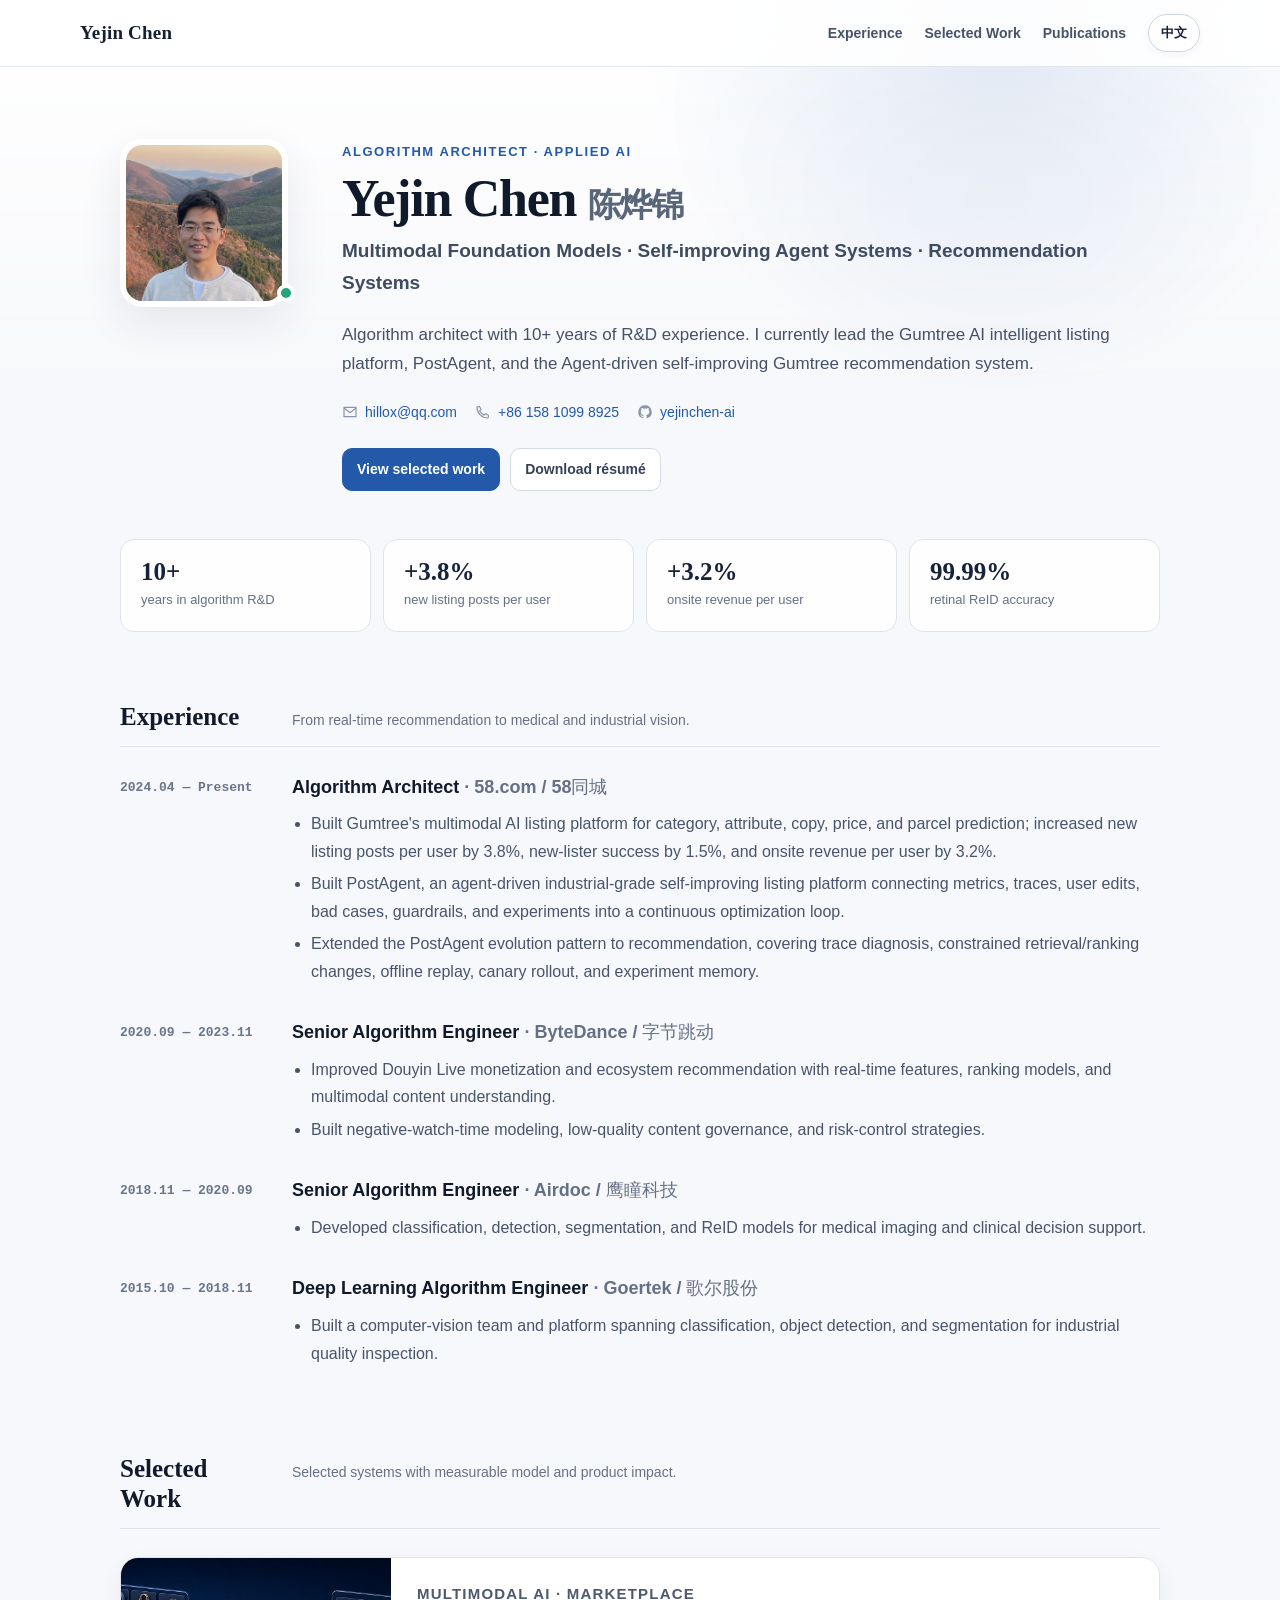
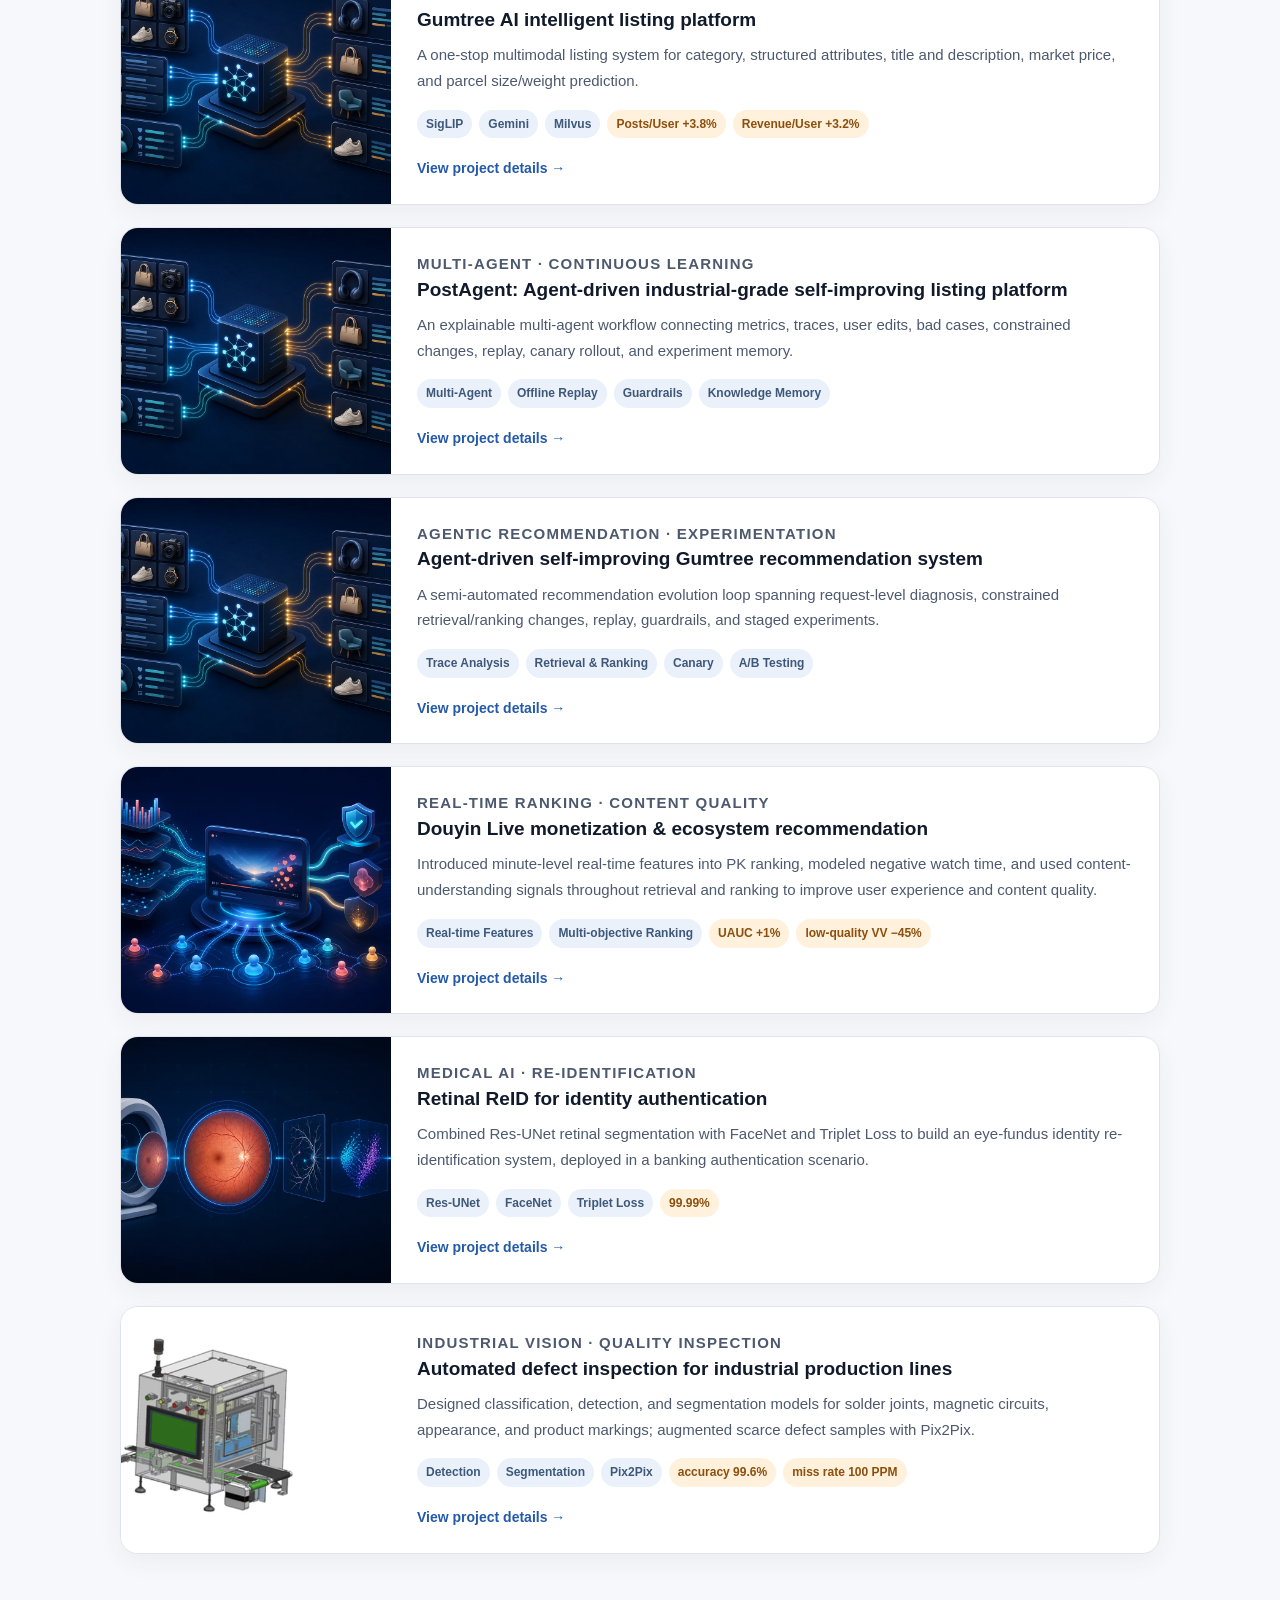
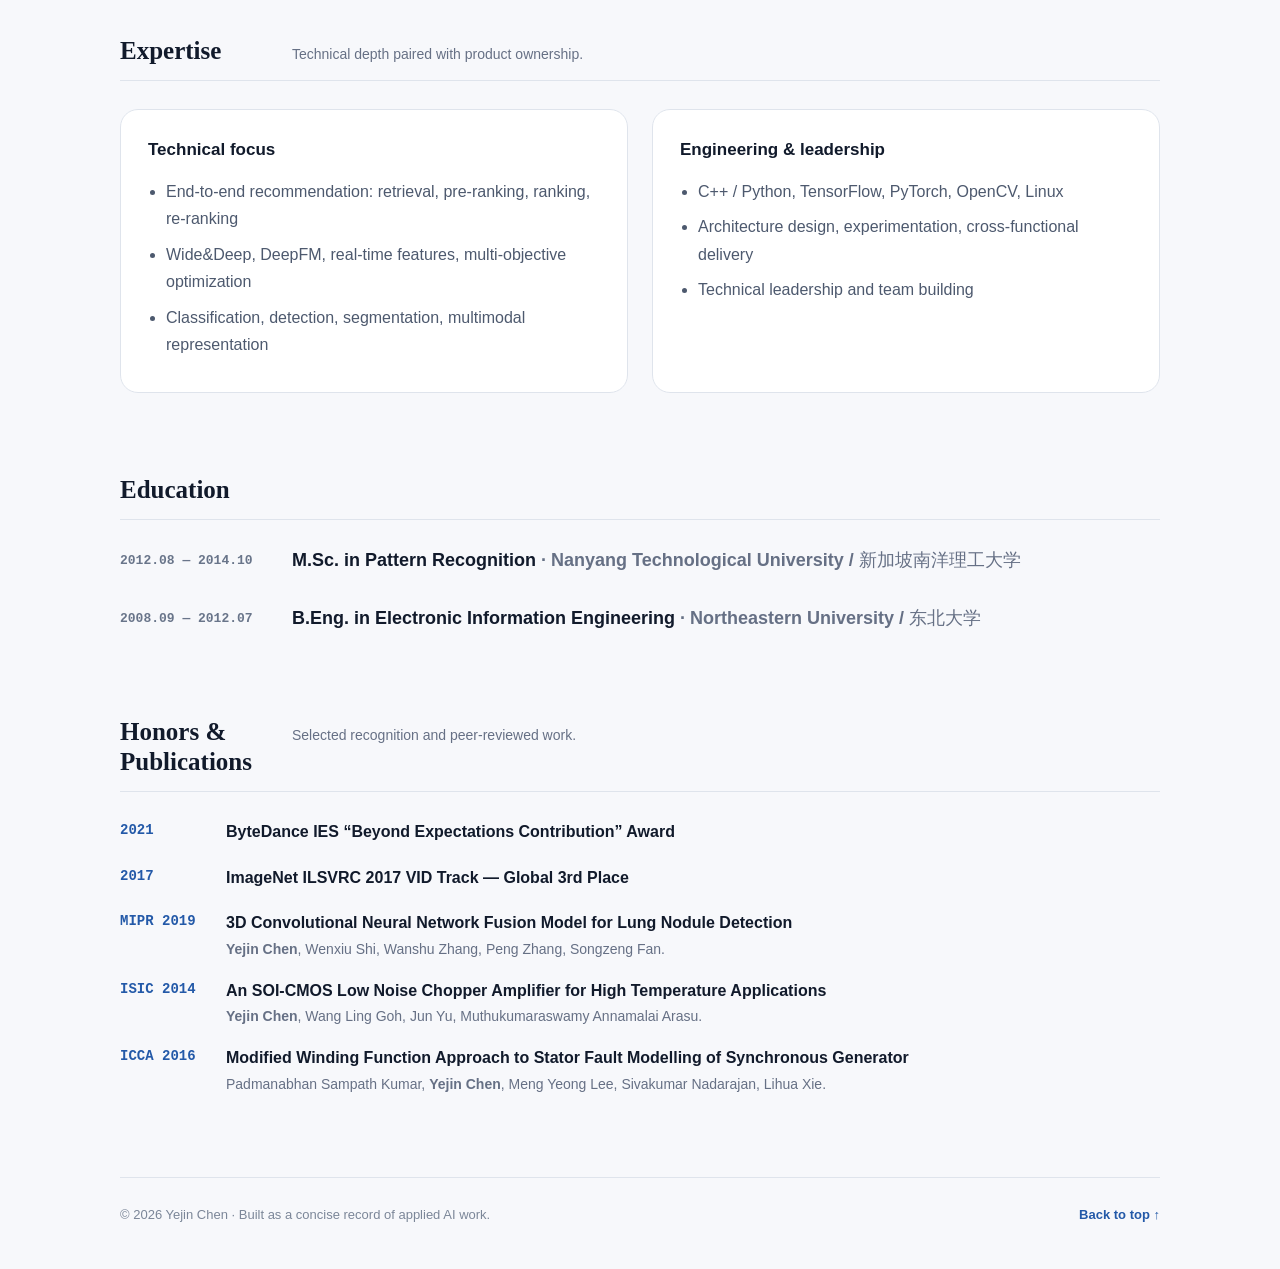
<file: index.html>
<!doctype html>
<html lang="en">
<head>
  <meta charset="utf-8">
  <meta name="viewport" content="width=device-width, initial-scale=1">
  <title>Yejin Chen · Algorithm Architect</title>
  <meta name="description" content="Yejin Chen — Algorithm Architect focused on recommendation systems, multimodal content understanding, and applied AI.">
  <meta name="theme-color" content="#f7f8fb">
  <style>
    :root {
      --ink: #162033;
      --muted: #667085;
      --line: #dfe4ec;
      --paper: #ffffff;
      --wash: #f7f8fb;
      --blue: #2359a8;
      --blue-soft: #eaf1fb;
      --teal: #0d7a79;
      --amber: #b86b15;
      --shadow: 0 16px 42px rgba(31, 48, 77, .09);
      --radius: 18px;
    }
    * { box-sizing: border-box; }
    html { scroll-behavior: smooth; scroll-padding-top: 86px; }
    body {
      margin: 0;
      color: var(--ink);
      background: var(--wash);
      font-family: Inter, ui-sans-serif, -apple-system, BlinkMacSystemFont, "Segoe UI", "PingFang SC", "Microsoft YaHei", sans-serif;
      font-size: 16px;
      line-height: 1.72;
      -webkit-font-smoothing: antialiased;
    }
    body::before {
      content: "";
      position: fixed;
      inset: 0 0 auto;
      height: 420px;
      z-index: -1;
      background:
        radial-gradient(circle at 78% 10%, rgba(35,89,168,.13), transparent 33%),
        linear-gradient(180deg, #fff 0%, rgba(247,248,251,0) 100%);
      pointer-events: none;
    }
    a { color: var(--blue); text-decoration: none; }
    a:hover { text-decoration: underline; text-underline-offset: 3px; }
    img { display: block; max-width: 100%; }
    button, a { -webkit-tap-highlight-color: transparent; }
    .lang { display: none !important; }
    body[data-language="en"] .lang[data-lang="en"],
    body[data-language="zh"] .lang[data-lang="zh"] { display: revert !important; }

    .topbar {
      position: sticky;
      top: 0;
      z-index: 40;
      border-bottom: 1px solid rgba(223,228,236,.86);
      background: rgba(255,255,255,.88);
      backdrop-filter: blur(15px);
    }
    .nav {
      width: min(1120px, calc(100% - 36px));
      height: 66px;
      margin: auto;
      display: flex;
      align-items: center;
      gap: 22px;
    }
    .brand { color: var(--ink); font-family: Georgia, "Times New Roman", serif; font-weight: 700; font-size: 19px; letter-spacing: .01em; }
    .brand:hover { text-decoration: none; }
    .navlinks { margin-left: auto; display: flex; align-items: center; gap: 22px; font-size: 14px; }
    .navlinks a { color: #465267; font-weight: 650; }
    .lang-toggle {
      border: 1px solid #cfd6e1;
      border-radius: 999px;
      background: var(--paper);
      color: var(--ink);
      padding: 7px 12px;
      font: inherit;
      font-size: 13px;
      font-weight: 750;
      cursor: pointer;
      box-shadow: 0 2px 8px rgba(31,48,77,.05);
    }
    .lang-toggle:hover { border-color: var(--blue); color: var(--blue); }

    main { width: min(1040px, calc(100% - 36px)); margin: 0 auto; }
    .hero {
      padding: 72px 0 42px;
      display: grid;
      grid-template-columns: 180px 1fr;
      gap: 42px;
      align-items: start;
    }
    .portrait-wrap { position: relative; }
    .portrait {
      width: 168px;
      height: 168px;
      object-fit: cover;
      border-radius: 22px;
      border: 6px solid #fff;
      box-shadow: var(--shadow);
      background: #edf1f6;
    }
    .status-dot {
      position: absolute;
      right: 5px;
      bottom: 5px;
      width: 18px;
      height: 18px;
      border: 4px solid #fff;
      border-radius: 50%;
      background: #24a777;
    }
    .eyebrow { margin: 2px 0 7px; color: var(--blue); font-size: 13px; font-weight: 800; text-transform: uppercase; letter-spacing: .12em; }
    h1, h2, h3 { margin-top: 0; color: #111a2b; }
    h1 { margin-bottom: 6px; font: 700 clamp(36px, 5vw, 52px)/1.12 Georgia, "Times New Roman", serif; letter-spacing: -.025em; }
    .role { margin: 0 0 20px; color: #3f4b5f; font-size: 19px; font-weight: 650; }
    .lede { max-width: 790px; margin: 0 0 22px; color: #455167; font-size: 17px; }
    .contact { display: flex; flex-wrap: wrap; gap: 9px 18px; color: var(--muted); font-size: 14px; }
    .contact a, .contact span { display: inline-flex; align-items: center; gap: 7px; }
    .contact svg { width: 16px; height: 16px; color: #8a96a8; }
    .actions { display: flex; flex-wrap: wrap; gap: 10px; margin-top: 24px; }
    .button {
      display: inline-flex;
      align-items: center;
      gap: 8px;
      min-height: 40px;
      padding: 8px 14px;
      border: 1px solid #d4dae4;
      border-radius: 10px;
      color: #354157;
      background: #fff;
      font-size: 14px;
      font-weight: 750;
    }
    .button.primary { color: #fff; border-color: var(--blue); background: var(--blue); }
    .button:hover { text-decoration: none; transform: translateY(-1px); }

    .metrics {
      display: grid;
      grid-template-columns: repeat(4, minmax(0, 1fr));
      gap: 12px;
      margin: 6px 0 70px;
    }
    .metric { padding: 18px 20px; border: 1px solid var(--line); border-radius: 14px; background: rgba(255,255,255,.8); }
    .metric strong { display: block; color: #17233a; font: 700 25px/1.1 Georgia, serif; }
    .metric span { display: block; margin-top: 6px; color: var(--muted); font-size: 13px; line-height: 1.45; }

    section { margin: 0 0 82px; }
    .section-head { display: grid; grid-template-columns: 150px 1fr; gap: 22px; align-items: baseline; padding-bottom: 14px; border-bottom: 1px solid var(--line); margin-bottom: 28px; }
    .section-head h2 { margin: 0; font: 700 25px/1.2 Georgia, "Times New Roman", serif; }
    .section-head p { margin: 0; color: var(--muted); font-size: 14px; }

    .timeline { display: grid; gap: 30px; }
    .job { display: grid; grid-template-columns: 150px 1fr; gap: 22px; }
    .period { color: #69758a; font: 650 13px/1.5 ui-monospace, SFMono-Regular, Menlo, monospace; padding-top: 3px; }
    .job h3 { margin-bottom: 3px; font-size: 18px; line-height: 1.42; }
    .company { color: var(--muted); font-weight: 550; }
    .job ul { margin: 10px 0 0; padding-left: 19px; color: #48546a; }
    .job li { margin: 5px 0; }

    .project-list { display: grid; gap: 22px; }
    .project {
      display: grid;
      grid-template-columns: 270px 1fr;
      overflow: hidden;
      border: 1px solid var(--line);
      border-radius: var(--radius);
      background: #fff;
      box-shadow: 0 8px 24px rgba(31,48,77,.055);
    }
    .project-media { min-height: 190px; background: #0b1a36; }
    .project-media img { width: 100%; height: 100%; object-fit: cover; }
    .project-body { padding: 23px 26px 22px; }
    .project-kicker { margin: 0 0 6px; color: var(--teal); font-size: 12px; font-weight: 850; letter-spacing: .08em; text-transform: uppercase; }
    .project h3 { margin-bottom: 9px; font-size: 19px; line-height: 1.38; }
    .project p { margin: 0; color: #4d596e; font-size: 15px; }
    .tags { display: flex; flex-wrap: wrap; gap: 7px; margin-top: 16px; }
    .tag { padding: 4px 9px; border-radius: 999px; color: #3f587a; background: var(--blue-soft); font-size: 12px; font-weight: 700; }
    .tag.result { color: #8c4f0e; background: #fff1dc; }
    .project-link { display: inline-flex; align-items: center; gap: 6px; margin-top: 18px; font-size: 14px; font-weight: 800; }

    .two-col { display: grid; grid-template-columns: 1fr 1fr; gap: 24px; }
    .panel { padding: 25px 27px; border: 1px solid var(--line); border-radius: var(--radius); background: #fff; }
    .panel h3 { margin-bottom: 14px; font-size: 17px; }
    .panel ul { margin: 0; padding-left: 18px; color: #4d596e; }
    .panel li { margin: 8px 0; }

    .pub-list { display: grid; gap: 18px; }
    .pub { display: grid; grid-template-columns: 88px 1fr; gap: 18px; align-items: start; }
    .pub-year { color: var(--blue); font: 800 14px/1.5 ui-monospace, SFMono-Regular, Menlo, monospace; }
    .pub h3 { margin: 0 0 4px; font-size: 16px; line-height: 1.48; }
    .pub p { margin: 0; color: var(--muted); font-size: 14px; line-height: 1.55; }

    footer { border-top: 1px solid var(--line); padding: 26px 0 42px; color: #7b8698; font-size: 13px; display: flex; justify-content: space-between; gap: 18px; }
    .back-top { font-weight: 750; }

    @media (max-width: 820px) {
      .navlinks a { display: none; }
      .hero { grid-template-columns: 1fr; gap: 24px; padding-top: 42px; }
      .portrait { width: 132px; height: 132px; }
      .metrics { grid-template-columns: 1fr 1fr; }
      .section-head, .job { grid-template-columns: 1fr; gap: 6px; }
      .project { grid-template-columns: 1fr; }
      .project-media { max-height: 260px; }
      .two-col { grid-template-columns: 1fr; }
    }
    @media (max-width: 520px) {
      main, .nav { width: min(100% - 24px, 1040px); }
      .nav { gap: 10px; }
      .brand { font-size: 16px; }
      .metrics { grid-template-columns: 1fr; }
      .metric { padding: 15px 17px; }
      .project-body, .panel { padding: 20px; }
      .pub { grid-template-columns: 1fr; gap: 5px; }
      footer { flex-direction: column; }
    }
    @media (prefers-reduced-motion: reduce) {
      html { scroll-behavior: auto; }
      *, *::before, *::after { transition: none !important; }
    }
  </style>
</head>
<body data-language="en">
  <nav class="topbar" aria-label="Primary navigation">
    <div class="nav">
      <a class="brand" href="#top">Yejin Chen</a>
      <div class="navlinks">
        <a href="#experience"><span class="lang" data-lang="en">Experience</span><span class="lang" data-lang="zh">经历</span></a>
        <a href="#projects"><span class="lang" data-lang="en">Selected Work</span><span class="lang" data-lang="zh">代表项目</span></a>
        <a href="#publications"><span class="lang" data-lang="en">Publications</span><span class="lang" data-lang="zh">论文荣誉</span></a>
        <button class="lang-toggle" id="langToggle" type="button" aria-label="Switch to Chinese">中文</button>
      </div>
    </div>
  </nav>

  <main id="top">
    <header class="hero">
      <div class="portrait-wrap">
        <img class="portrait" src="assets/resume-portrait.jpg" alt="Yejin Chen">
        <span class="status-dot" aria-hidden="true"></span>
      </div>
      <div>
        <p class="eyebrow"><span class="lang" data-lang="en">Algorithm Architect · Applied AI</span><span class="lang" data-lang="zh">算法架构师 · 应用人工智能</span></p>
        <h1>Yejin Chen <span style="font-family:inherit;font-size:.64em;color:#596579;white-space:nowrap">陈烨锦</span></h1>
        <p class="role"><span class="lang" data-lang="en">Multimodal Foundation Models · Self-improving Agent Systems · Recommendation Systems</span><span class="lang" data-lang="zh">多模态大模型 · 自迭代Agent系统 · 推荐系统</span></p>
        <p class="lede lang" data-lang="en">Algorithm architect with 10+ years of R&amp;D experience. I currently lead the Gumtree AI intelligent listing platform, PostAgent, and the Agent-driven self-improving Gumtree recommendation system.</p>
        <p class="lede lang" data-lang="zh">拥有10年以上算法研发经验，聚焦推荐系统、多模态大模型与Agent化业务落地；现负责Gumtree AI智能发布平台、PostAgent及Agent驱动的自我迭代的Gumtree推荐系统研发。</p>
        <div class="contact">
          <a href="mailto:hillox@qq.com" aria-label="Email hillox@qq.com">
            <svg viewBox="0 0 24 24" fill="none" stroke="currentColor" stroke-width="1.8"><path d="M3 5h18v14H3z"/><path d="m3 6 9 7 9-7"/></svg>hillox@qq.com
          </a>
          <a href="tel:+8615810998925">
            <svg viewBox="0 0 24 24" fill="none" stroke="currentColor" stroke-width="1.8"><path d="M6.7 3.7 9 8l-2 2c1.4 3 3.7 5.3 6.7 6.7l2-2 4.3 2.3v3c0 .6-.4 1-1 1C10.2 21 3 13.8 3 5c0-.6.4-1 1-1z"/></svg>+86 158 1099 8925
          </a>
          <a href="https://github.com/yejinchen-ai" target="_blank" rel="noreferrer">
            <svg viewBox="0 0 24 24" fill="currentColor"><path d="M12 2a10 10 0 0 0-3.16 19.49c.5.09.68-.22.68-.48v-1.86c-2.78.6-3.37-1.18-3.37-1.18-.45-1.16-1.11-1.47-1.11-1.47-.91-.62.07-.61.07-.61 1 .07 1.53 1.03 1.53 1.03.9 1.53 2.35 1.09 2.92.83.09-.65.35-1.09.64-1.34-2.22-.25-4.56-1.11-4.56-4.94 0-1.09.39-1.98 1.03-2.68-.1-.25-.45-1.27.1-2.64 0 0 .84-.27 2.75 1.02A9.55 9.55 0 0 1 12 6.84a9.5 9.5 0 0 1 2.5.34c1.91-1.3 2.75-1.02 2.75-1.02.55 1.37.2 2.39.1 2.64.64.7 1.03 1.59 1.03 2.68 0 3.84-2.34 4.69-4.57 4.93.36.31.68.92.68 1.86V21c0 .27.18.58.69.48A10 10 0 0 0 12 2Z"/></svg>yejinchen-ai
          </a>
        </div>
        <div class="actions">
          <a class="button primary" href="#projects"><span class="lang" data-lang="en">View selected work</span><span class="lang" data-lang="zh">查看代表项目</span></a>
          <a class="button" href="assets/Yejin_Chen_Resume_ZH.docx" download><span class="lang" data-lang="en">Download résumé</span><span class="lang" data-lang="zh">下载Word简历</span></a>
        </div>
      </div>
    </header>

    <div class="metrics" aria-label="Career highlights">
      <div class="metric"><strong>10+</strong><span class="lang" data-lang="en">years in algorithm R&amp;D</span><span class="lang" data-lang="zh">年算法研发经验</span></div>
      <div class="metric"><strong>+3.8%</strong><span class="lang" data-lang="en">new listing posts per user</span><span class="lang" data-lang="zh">用户新发帖数</span></div>
      <div class="metric"><strong>+3.2%</strong><span class="lang" data-lang="en">onsite revenue per user</span><span class="lang" data-lang="zh">用户站内营收</span></div>
      <div class="metric"><strong>99.99%</strong><span class="lang" data-lang="en">retinal ReID accuracy</span><span class="lang" data-lang="zh">眼底ReID识别准确率</span></div>
    </div>

    <section id="experience">
      <div class="section-head">
        <h2><span class="lang" data-lang="en">Experience</span><span class="lang" data-lang="zh">工作经历</span></h2>
        <p class="lang" data-lang="en">From real-time recommendation to medical and industrial vision.</p>
        <p class="lang" data-lang="zh">覆盖实时推荐、内容治理、医疗影像与工业视觉。</p>
      </div>
      <div class="timeline">
        <article class="job">
          <div class="period">2024.04 — <span class="lang" data-lang="en">Present</span><span class="lang" data-lang="zh">至今</span></div>
          <div><h3><span class="lang" data-lang="en">Algorithm Architect</span><span class="lang" data-lang="zh">算法架构师</span> <span class="company">· 58.com / 58同城</span></h3>
            <ul class="lang" data-lang="en"><li>Built Gumtree's multimodal AI listing platform for category, attribute, copy, price, and parcel prediction; increased new listing posts per user by 3.8%, new-lister success by 1.5%, and onsite revenue per user by 3.2%.</li><li>Built PostAgent, an agent-driven industrial-grade self-improving listing platform connecting metrics, traces, user edits, bad cases, guardrails, and experiments into a continuous optimization loop.</li><li>Extended the PostAgent evolution pattern to recommendation, covering trace diagnosis, constrained retrieval/ranking changes, offline replay, canary rollout, and experiment memory.</li></ul>
            <ul class="lang" data-lang="zh"><li>建设Gumtree多模态AI智能发布平台，覆盖类目、属性、文案、价格及包裹预测；用户新发帖数提升3.8%，新发帖用户成功率提升1.5%，用户站内营收提升3.2%。</li><li>建设PostAgent：Agent驱动的工业级自迭代发布平台，连接指标、Trace、用户编辑、Bad Case、实验护栏和知识记忆，形成持续优化闭环。</li><li>将PostAgent的自我迭代范式扩展至推荐系统，覆盖链路诊断、受约束召回/排序变更、离线Replay、Canary放量及实验知识沉淀。</li></ul>
          </div>
        </article>
        <article class="job">
          <div class="period">2020.09 — 2023.11</div>
          <div><h3><span class="lang" data-lang="en">Senior Algorithm Engineer</span><span class="lang" data-lang="zh">资深算法工程师</span> <span class="company">· ByteDance / 字节跳动</span></h3>
            <ul class="lang" data-lang="en"><li>Improved Douyin Live monetization and ecosystem recommendation with real-time features, ranking models, and multimodal content understanding.</li><li>Built negative-watch-time modeling, low-quality content governance, and risk-control strategies.</li></ul>
            <ul class="lang" data-lang="zh"><li>通过实时特征、精排模型与多模态内容理解优化抖音直播营收及生态推荐。</li><li>建设负向时长模型、低质内容治理及风险识别策略。</li></ul>
          </div>
        </article>
        <article class="job">
          <div class="period">2018.11 — 2020.09</div>
          <div><h3><span class="lang" data-lang="en">Senior Algorithm Engineer</span><span class="lang" data-lang="zh">高级算法工程师</span> <span class="company">· Airdoc / 鹰瞳科技</span></h3>
            <ul class="lang" data-lang="en"><li>Developed classification, detection, segmentation, and ReID models for medical imaging and clinical decision support.</li></ul>
            <ul class="lang" data-lang="zh"><li>负责医疗影像分类、检测、分割及ReID算法研发，推动临床辅助诊疗场景落地。</li></ul>
          </div>
        </article>
        <article class="job">
          <div class="period">2015.10 — 2018.11</div>
          <div><h3><span class="lang" data-lang="en">Deep Learning Algorithm Engineer</span><span class="lang" data-lang="zh">深度学习算法工程师</span> <span class="company">· Goertek / 歌尔股份</span></h3>
            <ul class="lang" data-lang="en"><li>Built a computer-vision team and platform spanning classification, object detection, and segmentation for industrial quality inspection.</li></ul>
            <ul class="lang" data-lang="zh"><li>组建深度学习算法团队，搭建分类、检测、分割视觉平台并应用于工业质检。</li></ul>
          </div>
        </article>
      </div>
    </section>

    <section id="projects">
      <div class="section-head">
        <h2><span class="lang" data-lang="en">Selected Work</span><span class="lang" data-lang="zh">代表项目</span></h2>
        <p class="lang" data-lang="en">Selected systems with measurable model and product impact.</p>
        <p class="lang" data-lang="zh">以模型效果和产品结果为导向的代表性系统。</p>
      </div>
      <div class="project-list">
        <article class="project">
          <div class="project-media"><img src="assets/recommendation-system.webp" loading="lazy" alt="Multimodal AI listing platform illustration"></div>
          <div class="project-body">
            <p class="project-kicker">Multimodal AI · Marketplace</p>
            <h3><span class="lang" data-lang="en">Gumtree AI intelligent listing platform</span><span class="lang" data-lang="zh">Gumtree AI智能发布平台</span></h3>
            <p class="lang" data-lang="en">A one-stop multimodal listing system for category, structured attributes, title and description, market price, and parcel size/weight prediction.</p>
            <p class="lang" data-lang="zh">面向二手非标商品的一站式多模态发布系统，自动完成类目、属性、文案、市场价格及包裹尺寸/重量预测。</p>
            <div class="tags"><span class="tag">SigLIP</span><span class="tag">Gemini</span><span class="tag">Milvus</span><span class="tag result">Posts/User +3.8%</span><span class="tag result">Revenue/User +3.2%</span></div>
            <a class="project-link" href="projects/ai-listing-platform/"><span class="lang" data-lang="en">View project details →</span><span class="lang" data-lang="zh">查看项目详情 →</span></a>
          </div>
        </article>
        <article class="project">
          <div class="project-media"><img src="assets/recommendation-system.webp" loading="lazy" alt="Self-improving AI listing agent illustration"></div>
          <div class="project-body">
            <p class="project-kicker">Multi-Agent · Continuous Learning</p>
            <h3><span class="lang" data-lang="en">PostAgent: Agent-driven industrial-grade self-improving listing platform</span><span class="lang" data-lang="zh">PostAgent: Agent驱动的工业级自迭代发布平台</span></h3>
            <p class="lang" data-lang="en">An explainable multi-agent workflow connecting metrics, traces, user edits, bad cases, constrained changes, replay, canary rollout, and experiment memory.</p>
            <p class="lang" data-lang="zh">连接指标、Trace、用户编辑、Bad Case、受控变更、离线回放、Canary及实验知识记忆的可解释多Agent闭环。</p>
            <div class="tags"><span class="tag">Multi-Agent</span><span class="tag">Offline Replay</span><span class="tag">Guardrails</span><span class="tag">Knowledge Memory</span></div>
            <a class="project-link" href="projects/ai-listing-agent/"><span class="lang" data-lang="en">View project details →</span><span class="lang" data-lang="zh">查看项目详情 →</span></a>
          </div>
        </article>
        <article class="project">
          <div class="project-media"><img src="assets/recommendation-system.webp" loading="lazy" alt="Agentic recommendation system illustration"></div>
          <div class="project-body">
            <p class="project-kicker">Agentic Recommendation · Experimentation</p>
            <h3><span class="lang" data-lang="en">Agent-driven self-improving Gumtree recommendation system</span><span class="lang" data-lang="zh">Agent驱动的自我迭代的Gumtree推荐系统</span></h3>
            <p class="lang" data-lang="en">A semi-automated recommendation evolution loop spanning request-level diagnosis, constrained retrieval/ranking changes, replay, guardrails, and staged experiments.</p>
            <p class="lang" data-lang="zh">覆盖请求级诊断、受约束召回/排序变更、离线Replay、实验护栏与分阶段放量的半自动推荐演进闭环。</p>
            <div class="tags"><span class="tag">Trace Analysis</span><span class="tag">Retrieval &amp; Ranking</span><span class="tag">Canary</span><span class="tag">A/B Testing</span></div>
            <a class="project-link" href="projects/agentic-recommendation/"><span class="lang" data-lang="en">View project details →</span><span class="lang" data-lang="zh">查看项目详情 →</span></a>
          </div>
        </article>
        <article class="project">
          <div class="project-media"><img src="assets/live-recommendation.webp" loading="lazy" alt="Live-stream recommendation and content quality illustration"></div>
          <div class="project-body">
            <p class="project-kicker">Real-time Ranking · Content Quality</p>
            <h3><span class="lang" data-lang="en">Douyin Live monetization &amp; ecosystem recommendation</span><span class="lang" data-lang="zh">抖音直播营收与生态推荐优化</span></h3>
            <p class="lang" data-lang="en">Introduced minute-level real-time features into PK ranking, modeled negative watch time, and used content-understanding signals throughout retrieval and ranking to improve user experience and content quality.</p>
            <p class="lang" data-lang="zh">将分钟级实时特征接入PK精排，建设负向时长模型，并在召回与排序链路融合内容理解信号，优化用户体验与内容生态。</p>
            <div class="tags"><span class="tag">Real-time Features</span><span class="tag">Multi-objective Ranking</span><span class="tag result">UAUC +1%</span><span class="tag result"><span class="lang" data-lang="en">low-quality VV −45%</span><span class="lang" data-lang="zh">低质VV占比 −45%</span></span></div>
            <a class="project-link" href="projects/douyin-live-recommendation/"><span class="lang" data-lang="en">View project details →</span><span class="lang" data-lang="zh">查看项目详情 →</span></a>
          </div>
        </article>
        <article class="project">
          <div class="project-media"><img src="assets/retina-reid.webp" loading="lazy" alt="Retinal biometric re-identification illustration"></div>
          <div class="project-body">
            <p class="project-kicker">Medical AI · Re-identification</p>
            <h3><span class="lang" data-lang="en">Retinal ReID for identity authentication</span><span class="lang" data-lang="zh">眼底ReID身份认证</span></h3>
            <p class="lang" data-lang="en">Combined Res-UNet retinal segmentation with FaceNet and Triplet Loss to build an eye-fundus identity re-identification system, deployed in a banking authentication scenario.</p>
            <p class="lang" data-lang="zh">使用Res-UNet完成眼底分割预处理，并基于FaceNet与Triplet Loss构建眼底身份重识别系统，落地银行身份认证场景。</p>
            <div class="tags"><span class="tag">Res-UNet</span><span class="tag">FaceNet</span><span class="tag">Triplet Loss</span><span class="tag result">99.99%</span></div>
            <a class="project-link" href="projects/retinal-reid/"><span class="lang" data-lang="en">View project details →</span><span class="lang" data-lang="zh">查看项目详情 →</span></a>
          </div>
        </article>
        <article class="project">
          <div class="project-media"><img src="assets/industrial-inspection.webp" loading="lazy" alt="Automated industrial defect inspection illustration"></div>
          <div class="project-body">
            <p class="project-kicker">Industrial Vision · Quality Inspection</p>
            <h3><span class="lang" data-lang="en">Automated defect inspection for industrial production lines</span><span class="lang" data-lang="zh">工业产线缺陷智能检测</span></h3>
            <p class="lang" data-lang="en">Designed classification, detection, and segmentation models for solder joints, magnetic circuits, appearance, and product markings; augmented scarce defect samples with Pix2Pix.</p>
            <p class="lang" data-lang="zh">设计分类、检测、分割模型，覆盖焊点、磁路、外观及产品标识等缺陷，并使用Pix2Pix扩充稀缺缺陷样本。</p>
            <div class="tags"><span class="tag">Detection</span><span class="tag">Segmentation</span><span class="tag">Pix2Pix</span><span class="tag result"><span class="lang" data-lang="en">accuracy 99.6%</span><span class="lang" data-lang="zh">准确率 99.6%</span></span><span class="tag result"><span class="lang" data-lang="en">miss rate 100 PPM</span><span class="lang" data-lang="zh">漏检率 100 PPM</span></span></div>
            <a class="project-link" href="projects/industrial-defect-inspection/"><span class="lang" data-lang="en">View project details →</span><span class="lang" data-lang="zh">查看项目详情 →</span></a>
          </div>
        </article>
      </div>
    </section>

    <section id="skills">
      <div class="section-head">
        <h2><span class="lang" data-lang="en">Expertise</span><span class="lang" data-lang="zh">专业能力</span></h2>
        <p class="lang" data-lang="en">Technical depth paired with product ownership.</p>
        <p class="lang" data-lang="zh">技术深度与业务责任并重。</p>
      </div>
      <div class="two-col">
        <div class="panel">
          <h3><span class="lang" data-lang="en">Technical focus</span><span class="lang" data-lang="zh">技术方向</span></h3>
          <ul class="lang" data-lang="en"><li>End-to-end recommendation: retrieval, pre-ranking, ranking, re-ranking</li><li>Wide&amp;Deep, DeepFM, real-time features, multi-objective optimization</li><li>Classification, detection, segmentation, multimodal representation</li></ul>
          <ul class="lang" data-lang="zh"><li>推荐全链路：召回、粗排、精排、重排</li><li>Wide&amp;Deep、DeepFM、实时特征、多目标优化</li><li>图像分类、目标检测、分割与多模态表征</li></ul>
        </div>
        <div class="panel">
          <h3><span class="lang" data-lang="en">Engineering &amp; leadership</span><span class="lang" data-lang="zh">工程与领导力</span></h3>
          <ul class="lang" data-lang="en"><li>C++ / Python, TensorFlow, PyTorch, OpenCV, Linux</li><li>Architecture design, experimentation, cross-functional delivery</li><li>Technical leadership and team building</li></ul>
          <ul class="lang" data-lang="zh"><li>C++ / Python、TensorFlow、PyTorch、OpenCV、Linux</li><li>架构设计、实验验证与跨职能项目交付</li><li>技术方案负责与团队建设</li></ul>
        </div>
      </div>
    </section>

    <section id="education">
      <div class="section-head">
        <h2><span class="lang" data-lang="en">Education</span><span class="lang" data-lang="zh">教育背景</span></h2>
        <p></p>
      </div>
      <div class="timeline">
        <article class="job"><div class="period">2012.08 — 2014.10</div><div><h3><span class="lang" data-lang="en">M.Sc. in Pattern Recognition</span><span class="lang" data-lang="zh">模式识别 · 硕士</span> <span class="company">· Nanyang Technological University / 新加坡南洋理工大学</span></h3></div></article>
        <article class="job"><div class="period">2008.09 — 2012.07</div><div><h3><span class="lang" data-lang="en">B.Eng. in Electronic Information Engineering</span><span class="lang" data-lang="zh">电子信息工程 · 本科</span> <span class="company">· Northeastern University / 东北大学</span></h3></div></article>
      </div>
    </section>

    <section id="publications">
      <div class="section-head">
        <h2><span class="lang" data-lang="en">Honors &amp; Publications</span><span class="lang" data-lang="zh">荣誉与论文</span></h2>
        <p class="lang" data-lang="en">Selected recognition and peer-reviewed work.</p>
        <p class="lang" data-lang="zh">代表性荣誉与同行评审论文。</p>
      </div>
      <div class="pub-list">
        <article class="pub"><div class="pub-year">2021</div><div><h3><span class="lang" data-lang="en">ByteDance IES “Beyond Expectations Contribution” Award</span><span class="lang" data-lang="zh">字节跳动IES部门“超出预期贡献奖”</span></h3></div></article>
        <article class="pub"><div class="pub-year">2017</div><div><h3><span class="lang" data-lang="en">ImageNet ILSVRC 2017 VID Track — Global 3rd Place</span><span class="lang" data-lang="zh">ImageNet ILSVRC 2017 VID赛道全球第三名</span></h3></div></article>
        <article class="pub"><div class="pub-year">MIPR 2019</div><div><h3>3D Convolutional Neural Network Fusion Model for Lung Nodule Detection</h3><p><strong>Yejin Chen</strong>, Wenxiu Shi, Wanshu Zhang, Peng Zhang, Songzeng Fan.</p></div></article>
        <article class="pub"><div class="pub-year">ISIC 2014</div><div><h3>An SOI-CMOS Low Noise Chopper Amplifier for High Temperature Applications</h3><p><strong>Yejin Chen</strong>, Wang Ling Goh, Jun Yu, Muthukumaraswamy Annamalai Arasu.</p></div></article>
        <article class="pub"><div class="pub-year">ICCA 2016</div><div><h3>Modified Winding Function Approach to Stator Fault Modelling of Synchronous Generator</h3><p>Padmanabhan Sampath Kumar, <strong>Yejin Chen</strong>, Meng Yeong Lee, Sivakumar Nadarajan, Lihua Xie.</p></div></article>
      </div>
    </section>

    <footer>
      <span>© 2026 Yejin Chen · <span class="lang" data-lang="en">Built as a concise record of applied AI work.</span><span class="lang" data-lang="zh">记录可落地、可衡量的AI工作。</span></span>
      <a class="back-top" href="#top"><span class="lang" data-lang="en">Back to top ↑</span><span class="lang" data-lang="zh">返回顶部 ↑</span></a>
    </footer>
  </main>

  <script>
    (() => {
      const body = document.body;
      const toggle = document.getElementById('langToggle');
      const saved = localStorage.getItem('resume-language');
      const initial = saved || (navigator.language.toLowerCase().startsWith('zh') ? 'zh' : 'en');

      function setLanguage(language) {
        const lang = language === 'zh' ? 'zh' : 'en';
        body.dataset.language = lang;
        document.documentElement.lang = lang === 'zh' ? 'zh-CN' : 'en';
        document.title = lang === 'zh' ? '陈烨锦 · 算法架构师' : 'Yejin Chen · Algorithm Architect';
        toggle.textContent = lang === 'zh' ? 'EN' : '中文';
        toggle.setAttribute('aria-label', lang === 'zh' ? 'Switch to English' : '切换到中文');
        localStorage.setItem('resume-language', lang);
      }

      toggle.addEventListener('click', () => setLanguage(body.dataset.language === 'zh' ? 'en' : 'zh'));
      setLanguage(initial);
    })();
  </script>
</body>
</html>
</file>
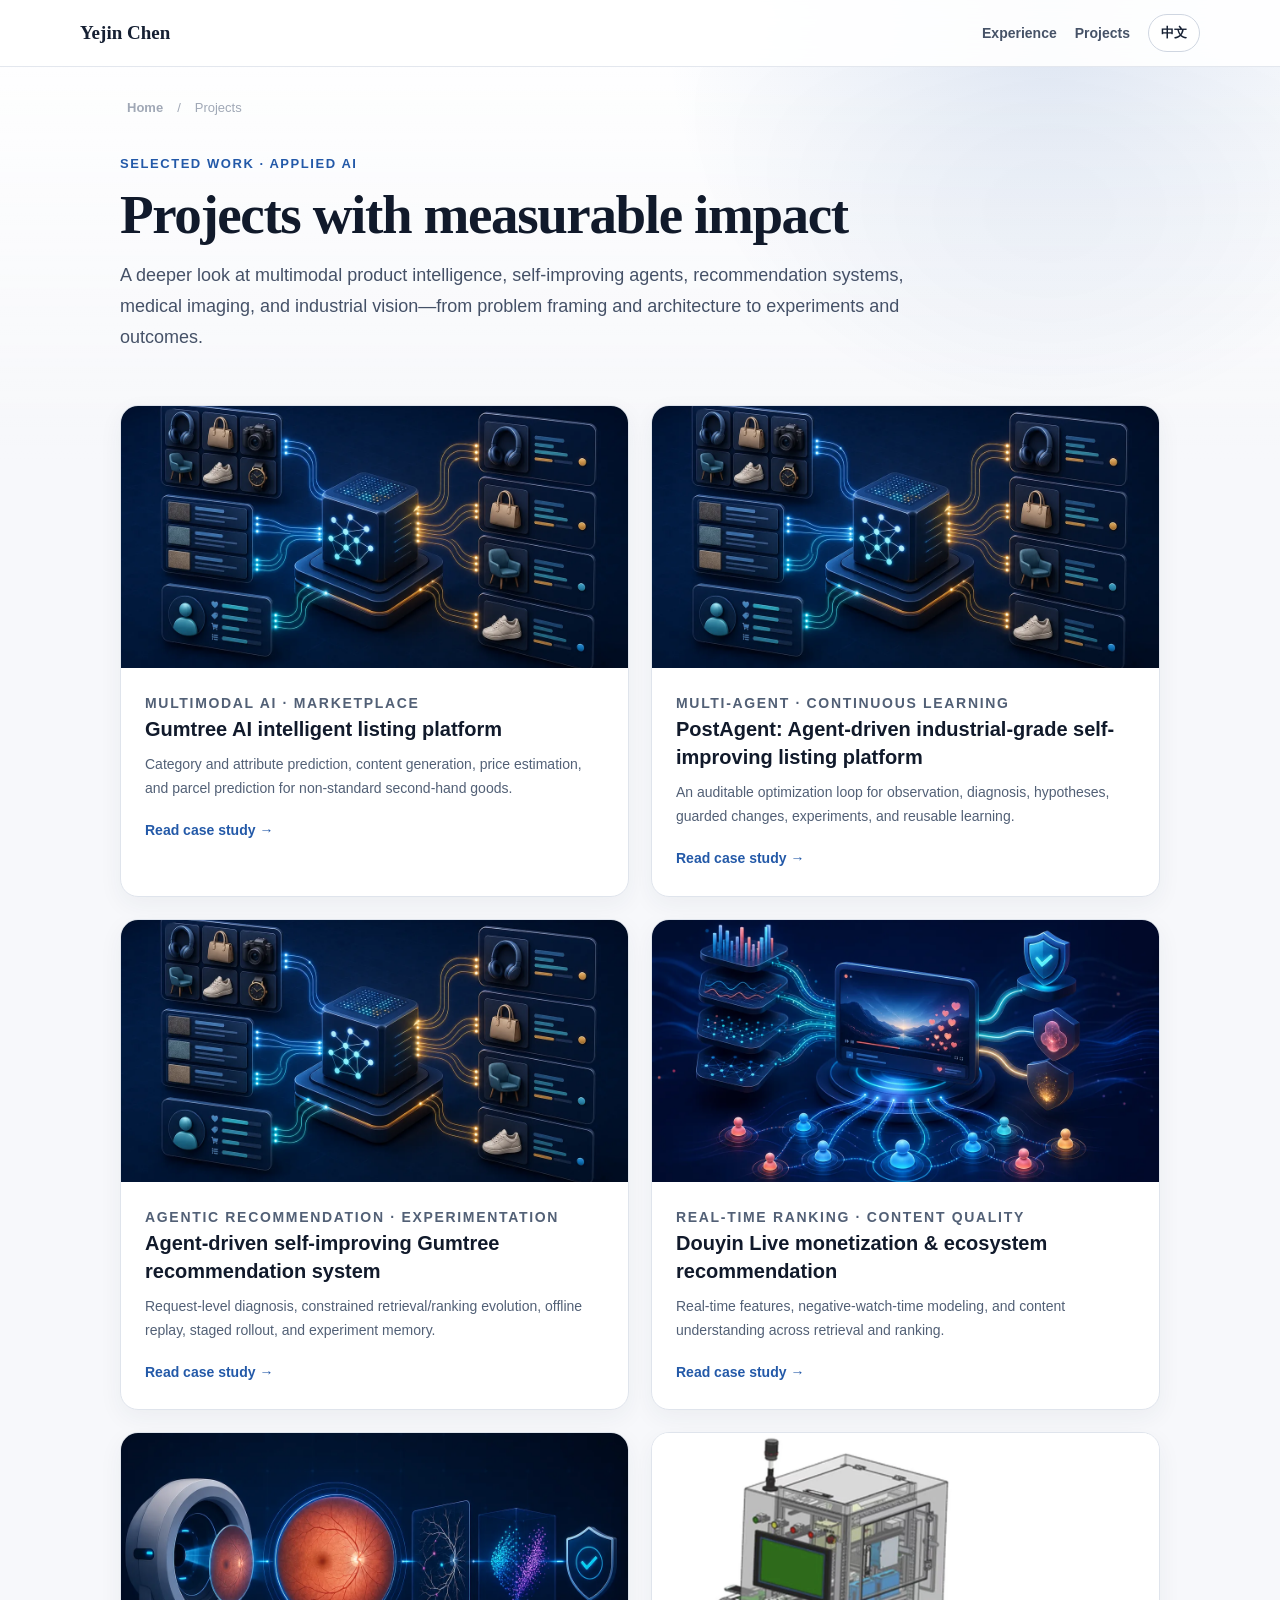
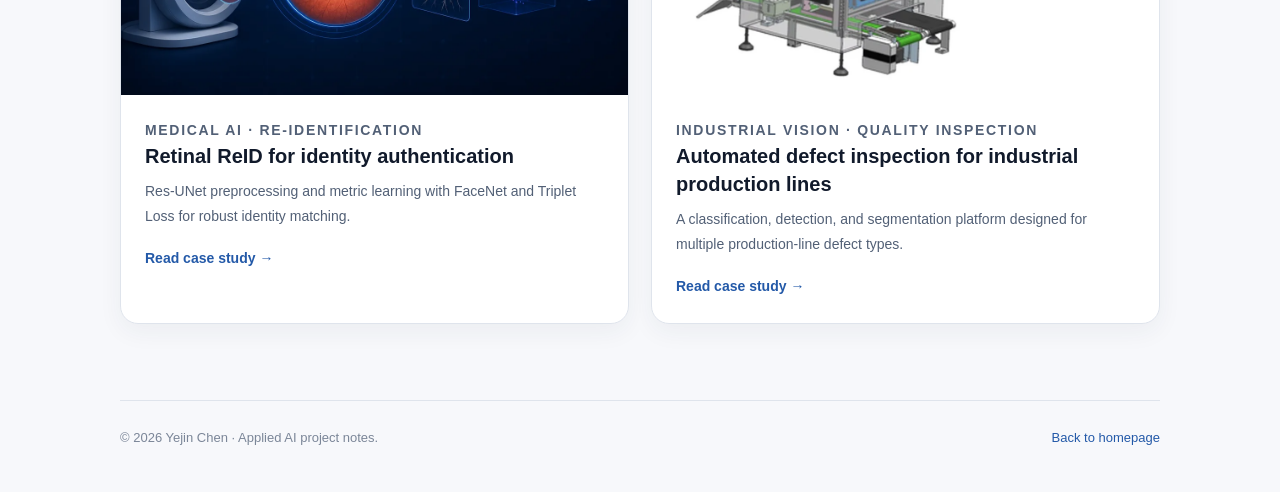
<file: projects/index.html>
<!doctype html>
<html lang="en">
<head>
  <meta charset="utf-8">
  <meta name="viewport" content="width=device-width, initial-scale=1">
  <meta name="description" content="Selected applied AI and recommendation system projects by Yejin Chen.">
  <meta name="theme-color" content="#f7f8fb">
  <title>Projects · Yejin Chen</title>
  <link rel="stylesheet" href="project.css">
</head>
<body data-language="en" data-title-en="Projects · Yejin Chen" data-title-zh="代表项目 · 陈烨锦">
  <nav class="topbar" aria-label="Primary navigation">
    <div class="nav">
      <a class="brand" href="../">Yejin Chen</a>
      <div class="navlinks">
        <a href="../#experience"><span class="lang" data-lang="en">Experience</span><span class="lang" data-lang="zh">经历</span></a>
        <a href="./"><span class="lang" data-lang="en">Projects</span><span class="lang" data-lang="zh">项目</span></a>
        <button class="lang-toggle" id="langToggle" type="button">中文</button>
      </div>
    </div>
  </nav>

  <main>
    <div class="breadcrumb"><a href="../"><span class="lang" data-lang="en">Home</span><span class="lang" data-lang="zh">首页</span></a><span>/</span><span class="lang" data-lang="en">Projects</span><span class="lang" data-lang="zh">代表项目</span></div>
    <header class="project-hero compact">
      <div>
        <p class="kicker">Selected Work · Applied AI</p>
        <h1><span class="lang" data-lang="en">Projects with measurable impact</span><span class="lang" data-lang="zh">以结果衡量的代表项目</span></h1>
        <p class="summary lang" data-lang="en">A deeper look at multimodal product intelligence, self-improving agents, recommendation systems, medical imaging, and industrial vision—from problem framing and architecture to experiments and outcomes.</p>
        <p class="summary lang" data-lang="zh">从问题定义、系统架构到实验与收益，深入呈现多模态商品智能、自迭代Agent、推荐系统、医疗影像与工业视觉领域的代表性工作。</p>
      </div>
    </header>

    <div class="project-grid">
      <article class="project-card">
        <img src="../assets/recommendation-system.webp" alt="Multimodal AI listing platform illustration">
        <div class="project-card-body">
          <p class="kicker">Multimodal AI · Marketplace</p>
          <h2><span class="lang" data-lang="en">Gumtree AI intelligent listing platform</span><span class="lang" data-lang="zh">Gumtree AI 智能发布平台</span></h2>
          <p class="lang" data-lang="en">Category and attribute prediction, content generation, price estimation, and parcel prediction for non-standard second-hand goods.</p>
          <p class="lang" data-lang="zh">面向二手非标商品，自动完成类目、属性、文案、价格和物流包裹预测。</p>
          <a class="card-link" href="ai-listing-platform/"><span class="lang" data-lang="en">Read case study →</span><span class="lang" data-lang="zh">查看项目详情 →</span></a>
        </div>
      </article>

      <article class="project-card">
        <img src="../assets/recommendation-system.webp" alt="Self-improving AI listing agent illustration">
        <div class="project-card-body">
          <p class="kicker">Multi-Agent · Continuous Learning</p>
          <h2><span class="lang" data-lang="en">PostAgent: Agent-driven industrial-grade self-improving listing platform</span><span class="lang" data-lang="zh">PostAgent: Agent驱动的工业级自迭代发布平台</span></h2>
          <p class="lang" data-lang="en">An auditable optimization loop for observation, diagnosis, hypotheses, guarded changes, experiments, and reusable learning.</p>
          <p class="lang" data-lang="zh">将观测、诊断、假设、受控变更、实验和知识复用连接为可审计的持续优化闭环。</p>
          <a class="card-link" href="ai-listing-agent/"><span class="lang" data-lang="en">Read case study →</span><span class="lang" data-lang="zh">查看项目详情 →</span></a>
        </div>
      </article>

      <article class="project-card">
        <img src="../assets/recommendation-system.webp" alt="Agentic recommendation system illustration">
        <div class="project-card-body">
          <p class="kicker">Agentic Recommendation · Experimentation</p>
          <h2><span class="lang" data-lang="en">Agent-driven self-improving Gumtree recommendation system</span><span class="lang" data-lang="zh">Agent驱动的自我迭代的Gumtree推荐系统</span></h2>
          <p class="lang" data-lang="en">Request-level diagnosis, constrained retrieval/ranking evolution, offline replay, staged rollout, and experiment memory.</p>
          <p class="lang" data-lang="zh">以请求级诊断、受控召回/排序演进、离线回放、分阶段放量和实验记忆驱动推荐迭代。</p>
          <a class="card-link" href="agentic-recommendation/"><span class="lang" data-lang="en">Read case study →</span><span class="lang" data-lang="zh">查看项目详情 →</span></a>
        </div>
      </article>

      <article class="project-card">
        <img src="../assets/live-recommendation.webp" alt="Live recommendation and content quality illustration">
        <div class="project-card-body">
          <p class="kicker">Real-time Ranking · Content Quality</p>
          <h2><span class="lang" data-lang="en">Douyin Live monetization &amp; ecosystem recommendation</span><span class="lang" data-lang="zh">抖音直播营收与生态推荐优化</span></h2>
          <p class="lang" data-lang="en">Real-time features, negative-watch-time modeling, and content understanding across retrieval and ranking.</p>
          <p class="lang" data-lang="zh">将实时特征、负向时长建模与内容理解信号融入召回和排序全链路。</p>
          <a class="card-link" href="douyin-live-recommendation/"><span class="lang" data-lang="en">Read case study →</span><span class="lang" data-lang="zh">查看项目详情 →</span></a>
        </div>
      </article>

      <article class="project-card">
        <img src="../assets/retina-reid.webp" alt="Retinal biometric re-identification illustration">
        <div class="project-card-body">
          <p class="kicker">Medical AI · Re-identification</p>
          <h2><span class="lang" data-lang="en">Retinal ReID for identity authentication</span><span class="lang" data-lang="zh">眼底 ReID 身份认证</span></h2>
          <p class="lang" data-lang="en">Res-UNet preprocessing and metric learning with FaceNet and Triplet Loss for robust identity matching.</p>
          <p class="lang" data-lang="zh">以 Res-UNet 预处理和 FaceNet、Triplet Loss 度量学习构建眼底身份匹配系统。</p>
          <a class="card-link" href="retinal-reid/"><span class="lang" data-lang="en">Read case study →</span><span class="lang" data-lang="zh">查看项目详情 →</span></a>
        </div>
      </article>

      <article class="project-card">
        <img src="../assets/industrial-inspection.webp" alt="Automated industrial defect inspection illustration">
        <div class="project-card-body">
          <p class="kicker">Industrial Vision · Quality Inspection</p>
          <h2><span class="lang" data-lang="en">Automated defect inspection for industrial production lines</span><span class="lang" data-lang="zh">工业产线缺陷智能检测</span></h2>
          <p class="lang" data-lang="en">A classification, detection, and segmentation platform designed for multiple production-line defect types.</p>
          <p class="lang" data-lang="zh">面向多类产线缺陷建设分类、检测与分割一体化视觉平台。</p>
          <a class="card-link" href="industrial-defect-inspection/"><span class="lang" data-lang="en">Read case study →</span><span class="lang" data-lang="zh">查看项目详情 →</span></a>
        </div>
      </article>
    </div>

    <footer>
      <span>© 2026 Yejin Chen · <span class="lang" data-lang="en">Applied AI project notes.</span><span class="lang" data-lang="zh">应用人工智能项目记录。</span></span>
      <a href="../"><span class="lang" data-lang="en">Back to homepage</span><span class="lang" data-lang="zh">返回首页</span></a>
    </footer>
  </main>
  <script src="project.js"></script>
</body>
</html>
</file>
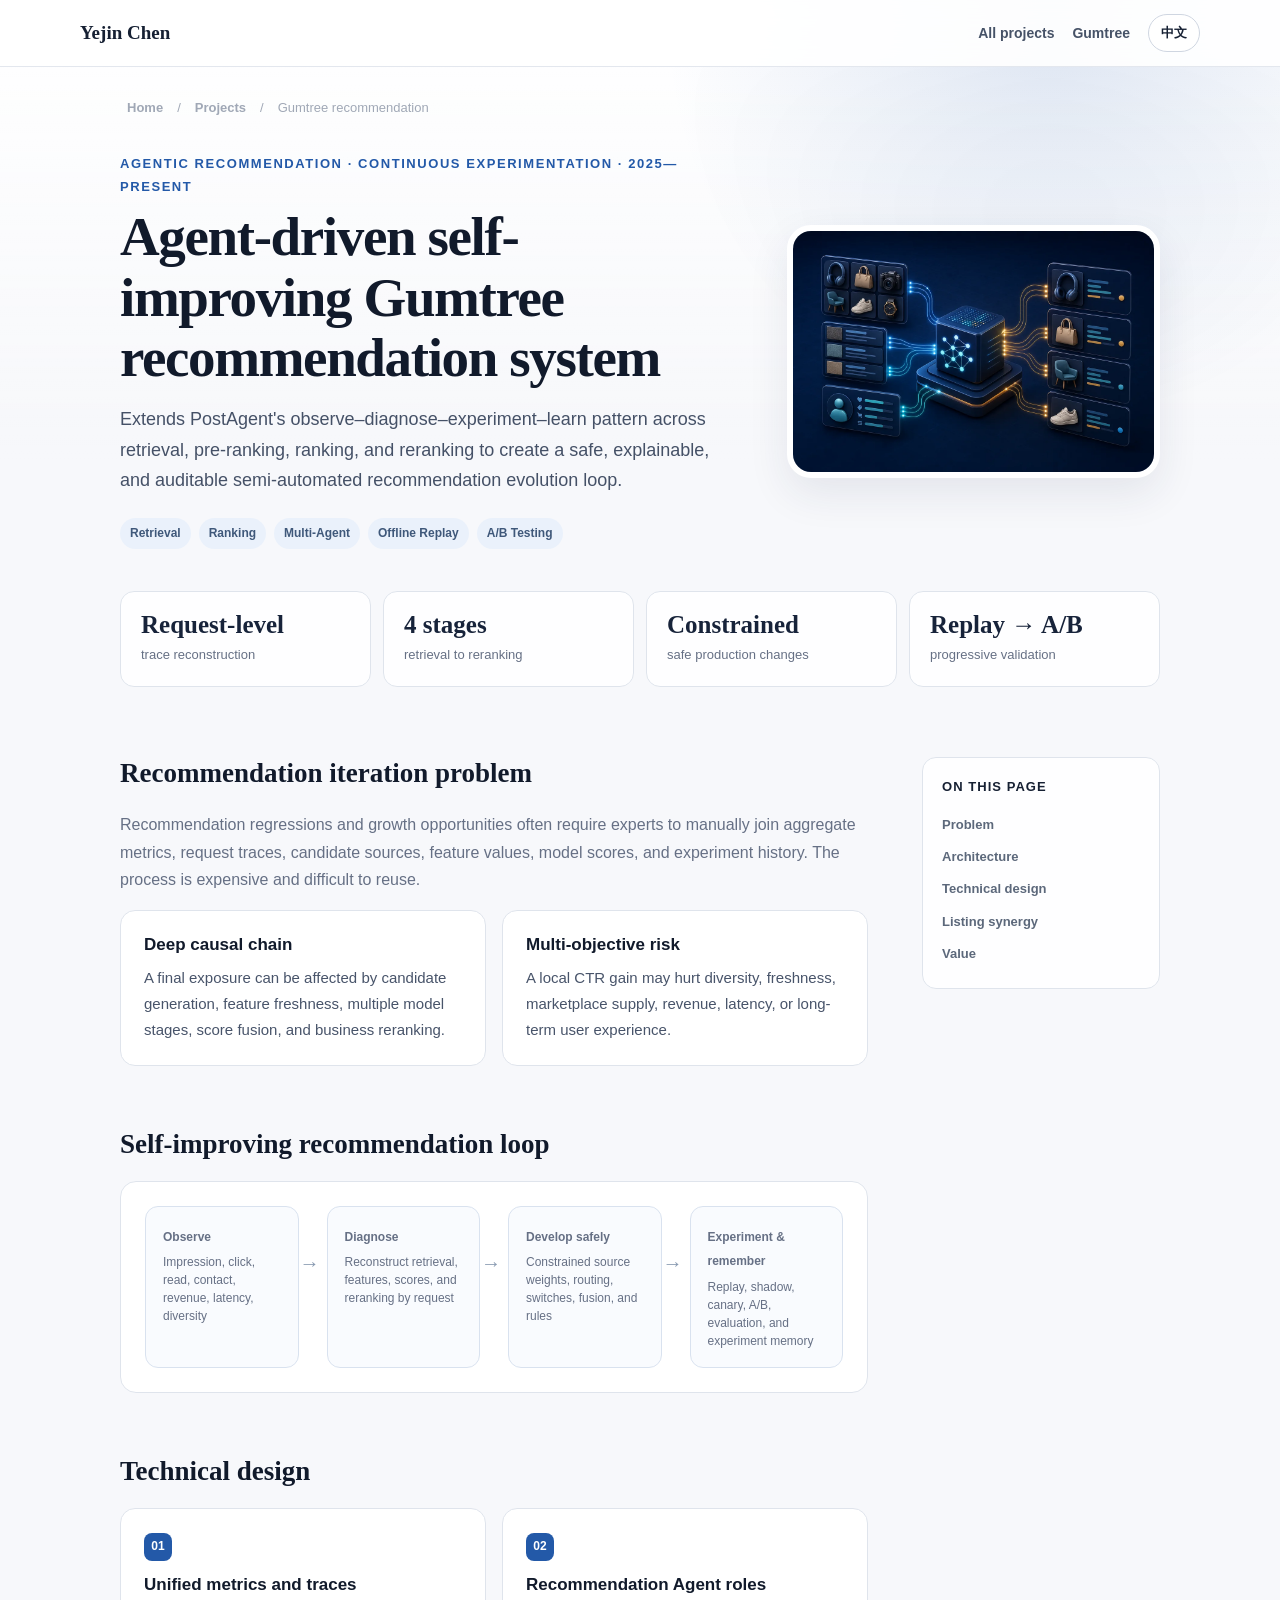
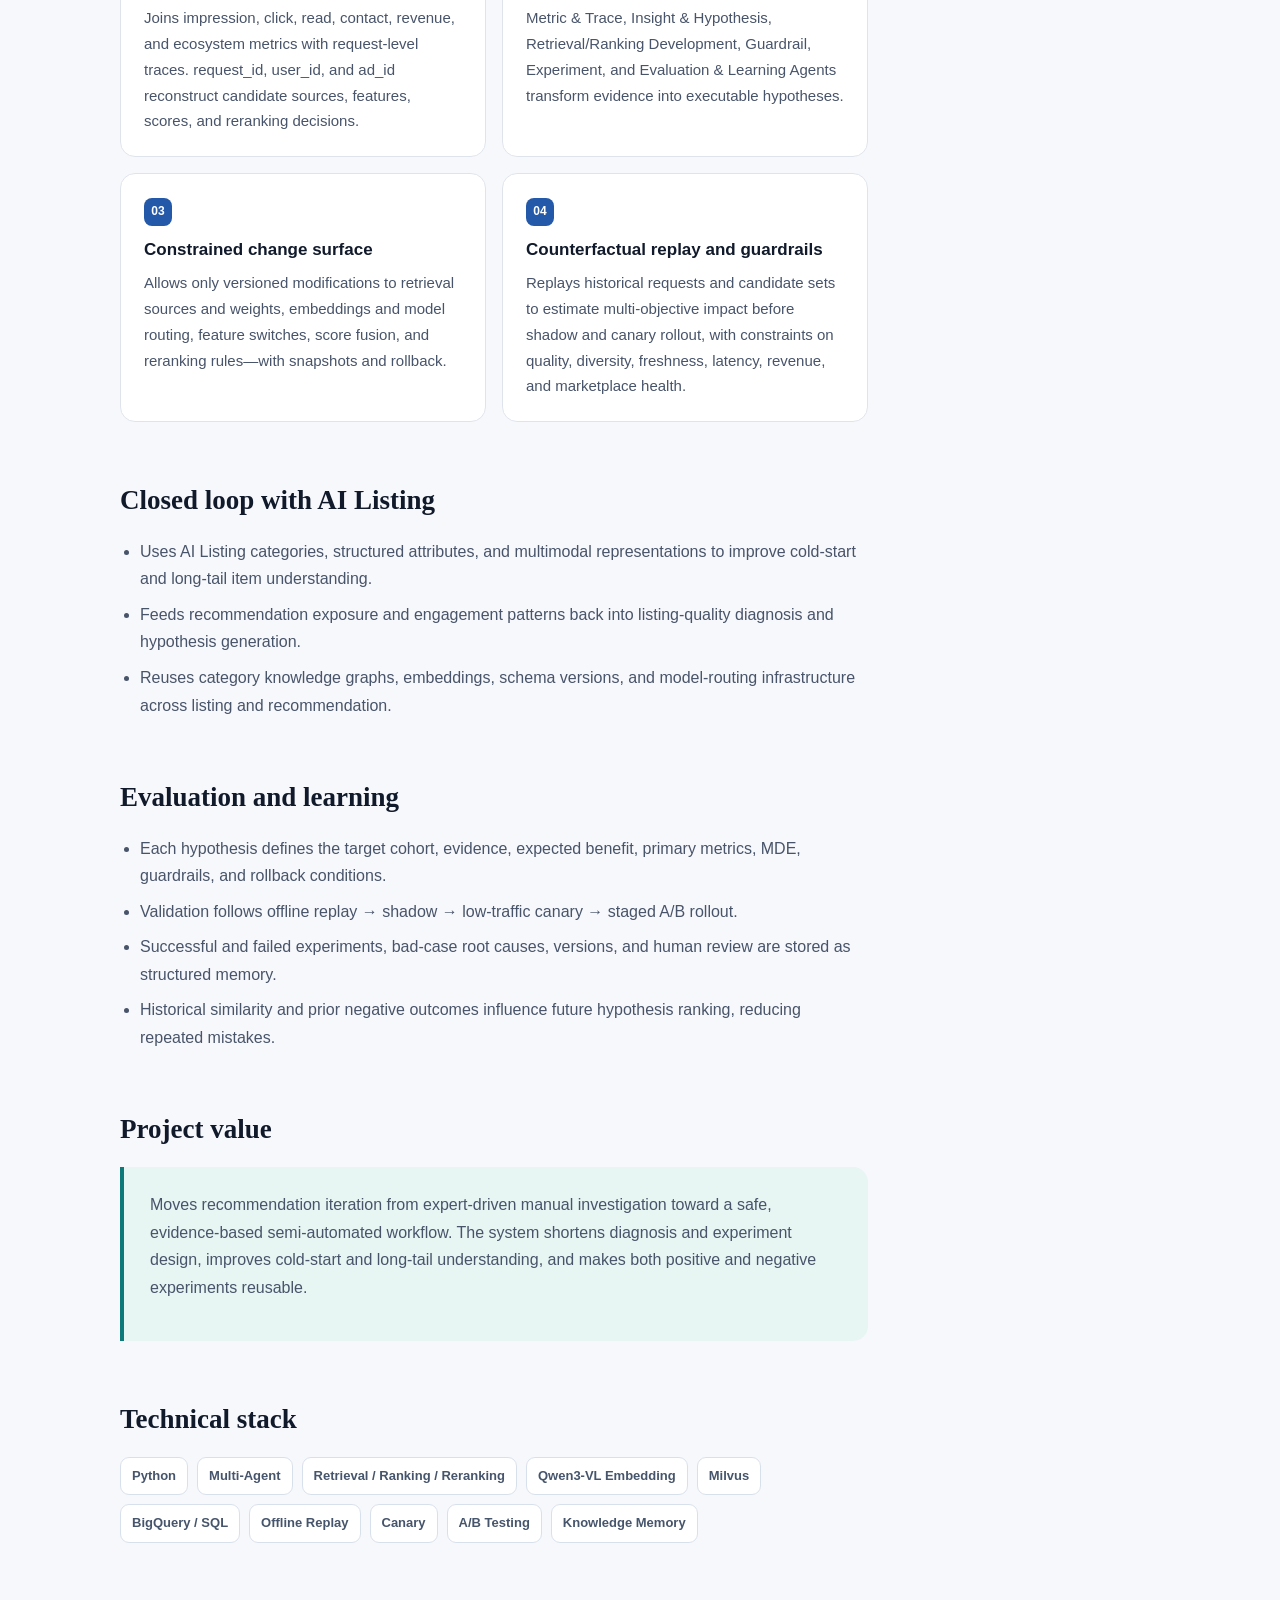
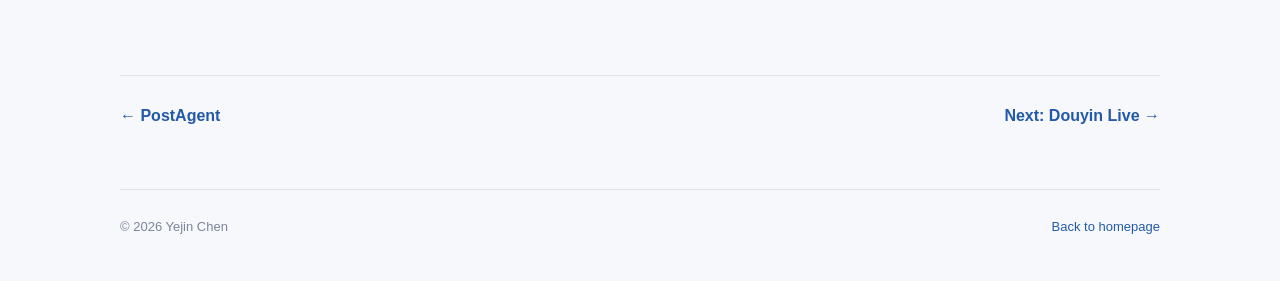
<file: projects/agentic-recommendation/index.html>
<!doctype html>
<html lang="en">
<head>
  <meta charset="utf-8">
  <meta name="viewport" content="width=device-width, initial-scale=1">
  <meta name="description" content="Case study: recommendation system powered by a self-improving Agent.">
  <meta name="theme-color" content="#f7f8fb">
  <title>Agent-driven self-improving Gumtree recommendation system · Yejin Chen</title>
  <link rel="stylesheet" href="../project.css">
</head>
<body data-language="en" data-title-en="Agent-driven self-improving Gumtree recommendation system · Yejin Chen" data-title-zh="Agent驱动的自我迭代的Gumtree推荐系统 · 陈烨锦">
  <nav class="topbar" aria-label="Primary navigation"><div class="nav"><a class="brand" href="../../">Yejin Chen</a><div class="navlinks"><a href="../"><span class="lang" data-lang="en">All projects</span><span class="lang" data-lang="zh">全部项目</span></a><a href="../gumtree-recommendation/">Gumtree</a><button class="lang-toggle" id="langToggle" type="button">中文</button></div></div></nav>

  <main>
    <div class="breadcrumb"><a href="../../"><span class="lang" data-lang="en">Home</span><span class="lang" data-lang="zh">首页</span></a><span>/</span><a href="../"><span class="lang" data-lang="en">Projects</span><span class="lang" data-lang="zh">项目</span></a><span>/</span><span class="lang" data-lang="en">Gumtree recommendation</span><span class="lang" data-lang="zh">Gumtree 推荐系统</span></div>
    <header class="project-hero">
      <div>
        <p class="kicker">Agentic Recommendation · Continuous Experimentation · 2025—Present</p>
        <h1><span class="lang" data-lang="en">Agent-driven self-improving Gumtree recommendation system</span><span class="lang" data-lang="zh">Agent驱动的自我迭代的Gumtree推荐系统</span></h1>
        <p class="summary lang" data-lang="en">Extends PostAgent's observe–diagnose–experiment–learn pattern across retrieval, pre-ranking, ranking, and reranking to create a safe, explainable, and auditable semi-automated recommendation evolution loop.</p>
        <p class="summary lang" data-lang="zh">将 PostAgent 的“观测—诊断—实验—学习”范式扩展至多路召回、粗排、精排与重排，构建安全、可解释、可审计的半自动推荐演进闭环。</p>
        <div class="hero-tags"><span class="tag">Retrieval</span><span class="tag">Ranking</span><span class="tag">Multi-Agent</span><span class="tag">Offline Replay</span><span class="tag">A/B Testing</span></div>
      </div>
      <div class="hero-media"><img src="../../assets/recommendation-system.webp" alt="Agentic recommendation system illustration"></div>
    </header>

    <div class="metric-strip">
      <div class="metric"><strong>Request-level</strong><span class="lang" data-lang="en">trace reconstruction</span><span class="lang" data-lang="zh">请求级链路重建</span></div>
      <div class="metric"><strong>4 stages</strong><span class="lang" data-lang="en">retrieval to reranking</span><span class="lang" data-lang="zh">召回至重排全链路</span></div>
      <div class="metric"><strong>Constrained</strong><span class="lang" data-lang="en">safe production changes</span><span class="lang" data-lang="zh">受约束生产变更</span></div>
      <div class="metric"><strong>Replay → A/B</strong><span class="lang" data-lang="en">progressive validation</span><span class="lang" data-lang="zh">逐级实验验证</span></div>
    </div>

    <div class="content-layout">
      <article class="article">
        <section id="problem">
          <h2><span class="lang" data-lang="en">Recommendation iteration problem</span><span class="lang" data-lang="zh">推荐迭代问题</span></h2>
          <p class="section-lede lang" data-lang="en">Recommendation regressions and growth opportunities often require experts to manually join aggregate metrics, request traces, candidate sources, feature values, model scores, and experiment history. The process is expensive and difficult to reuse.</p>
          <p class="section-lede lang" data-lang="zh">推荐回退和增长机会通常需要专家人工拼接大盘指标、请求 Trace、候选来源、特征、模型分数与实验历史，分析成本高且经验难以复用。</p>
          <div class="overview-grid"><div class="info-card"><h3><span class="lang" data-lang="en">Deep causal chain</span><span class="lang" data-lang="zh">因果链路深</span></h3><p class="lang" data-lang="en">A final exposure can be affected by candidate generation, feature freshness, multiple model stages, score fusion, and business reranking.</p><p class="lang" data-lang="zh">最终曝光可能受到候选生成、特征新鲜度、多级模型、分数融合和业务重排共同影响。</p></div><div class="info-card"><h3><span class="lang" data-lang="en">Multi-objective risk</span><span class="lang" data-lang="zh">多目标风险</span></h3><p class="lang" data-lang="en">A local CTR gain may hurt diversity, freshness, marketplace supply, revenue, latency, or long-term user experience.</p><p class="lang" data-lang="zh">局部点击提升可能损害多样性、新鲜度、供给生态、营收、延迟或长期用户体验。</p></div></div>
        </section>

        <section id="architecture">
          <h2><span class="lang" data-lang="en">Self-improving recommendation loop</span><span class="lang" data-lang="zh">自迭代推荐闭环</span></h2>
          <div class="architecture"><div class="flow">
            <div class="flow-step"><strong><span class="lang" data-lang="en">Observe</span><span class="lang" data-lang="zh">观测</span></strong><span><span class="lang" data-lang="en">Impression, click, read, contact, revenue, latency, diversity</span><span class="lang" data-lang="zh">曝光、点击、阅读、联系、营收、延迟、多样性</span></span></div>
            <div class="flow-step"><strong><span class="lang" data-lang="en">Diagnose</span><span class="lang" data-lang="zh">诊断</span></strong><span><span class="lang" data-lang="en">Reconstruct retrieval, features, scores, and reranking by request</span><span class="lang" data-lang="zh">按请求重建召回、特征、分数与重排链路</span></span></div>
            <div class="flow-step"><strong><span class="lang" data-lang="en">Develop safely</span><span class="lang" data-lang="zh">受控开发</span></strong><span><span class="lang" data-lang="en">Constrained source weights, routing, switches, fusion, and rules</span><span class="lang" data-lang="zh">受约束召回权重、路由、开关、融合与规则</span></span></div>
            <div class="flow-step"><strong><span class="lang" data-lang="en">Experiment &amp; remember</span><span class="lang" data-lang="zh">实验与记忆</span></strong><span><span class="lang" data-lang="en">Replay, shadow, canary, A/B, evaluation, and experiment memory</span><span class="lang" data-lang="zh">Replay、Shadow、Canary、A/B、评估与知识记忆</span></span></div>
          </div></div>
        </section>

        <section id="solution">
          <h2><span class="lang" data-lang="en">Technical design</span><span class="lang" data-lang="zh">核心技术设计</span></h2>
          <div class="solution-grid">
            <div class="solution-card"><span class="number">01</span><h3><span class="lang" data-lang="en">Unified metrics and traces</span><span class="lang" data-lang="zh">统一指标与 Trace</span></h3><p class="lang" data-lang="en">Joins impression, click, read, contact, revenue, and ecosystem metrics with request-level traces. request_id, user_id, and ad_id reconstruct candidate sources, features, scores, and reranking decisions.</p><p class="lang" data-lang="zh">打通 impression、click、read、contact、revenue 与生态指标，通过 request_id/user_id/ad_id 重建候选来源、特征、模型分数及重排决策。</p></div>
            <div class="solution-card"><span class="number">02</span><h3><span class="lang" data-lang="en">Recommendation Agent roles</span><span class="lang" data-lang="zh">推荐 Agent 角色</span></h3><p class="lang" data-lang="en">Metric &amp; Trace, Insight &amp; Hypothesis, Retrieval/Ranking Development, Guardrail, Experiment, and Evaluation &amp; Learning Agents transform evidence into executable hypotheses.</p><p class="lang" data-lang="zh">Metric &amp; Trace、Insight &amp; Hypothesis、Retrieval/Ranking Development、Guardrail、Experiment、Evaluation &amp; Learning 多 Agent 将证据转化为可执行假设。</p></div>
            <div class="solution-card"><span class="number">03</span><h3><span class="lang" data-lang="en">Constrained change surface</span><span class="lang" data-lang="zh">受约束变更面</span></h3><p class="lang" data-lang="en">Allows only versioned modifications to retrieval sources and weights, embeddings and model routing, feature switches, score fusion, and reranking rules—with snapshots and rollback.</p><p class="lang" data-lang="zh">仅允许对召回源与权重、Embedding/模型路由、特征开关、分数融合和重排规则进行版本化修改，并绑定快照与回滚。</p></div>
            <div class="solution-card"><span class="number">04</span><h3><span class="lang" data-lang="en">Counterfactual replay and guardrails</span><span class="lang" data-lang="zh">反事实回放与护栏</span></h3><p class="lang" data-lang="en">Replays historical requests and candidate sets to estimate multi-objective impact before shadow and canary rollout, with constraints on quality, diversity, freshness, latency, revenue, and marketplace health.</p><p class="lang" data-lang="zh">在 Shadow 和 Canary 前回放历史请求及候选集，评估质量、多样性、新鲜度、延迟、营收与平台生态等多目标影响。</p></div>
          </div>
        </section>

        <section id="listing-synergy">
          <h2><span class="lang" data-lang="en">Closed loop with AI Listing</span><span class="lang" data-lang="zh">与 AI 发布形成闭环</span></h2>
          <ul class="lang" data-lang="en"><li>Uses AI Listing categories, structured attributes, and multimodal representations to improve cold-start and long-tail item understanding.</li><li>Feeds recommendation exposure and engagement patterns back into listing-quality diagnosis and hypothesis generation.</li><li>Reuses category knowledge graphs, embeddings, schema versions, and model-routing infrastructure across listing and recommendation.</li></ul>
          <ul class="lang" data-lang="zh"><li>利用 AI 发布产出的类目、结构化属性和多模态表征，改善冷启动与长尾商品理解。</li><li>将推荐曝光与互动模式反哺发布质量诊断及假设生成。</li><li>在发布与推荐之间复用类目知识图谱、Embedding、Schema 版本和模型路由基础设施。</li></ul>
        </section>

        <section id="evaluation"><h2><span class="lang" data-lang="en">Evaluation and learning</span><span class="lang" data-lang="zh">实验评估与学习</span></h2><ul class="lang" data-lang="en"><li>Each hypothesis defines the target cohort, evidence, expected benefit, primary metrics, MDE, guardrails, and rollback conditions.</li><li>Validation follows offline replay → shadow → low-traffic canary → staged A/B rollout.</li><li>Successful and failed experiments, bad-case root causes, versions, and human review are stored as structured memory.</li><li>Historical similarity and prior negative outcomes influence future hypothesis ranking, reducing repeated mistakes.</li></ul><ul class="lang" data-lang="zh"><li>每个假设明确目标人群、问题证据、预期收益、核心指标、MDE、护栏和回滚条件。</li><li>验证遵循“离线 Replay → Shadow → 小流量 Canary → 分阶段 A/B 放量”。</li><li>成功与失败实验、Bad Case 根因、版本及人工审核结论沉淀为结构化知识记忆。</li><li>历史实验相似度和负向结论参与后续假设排序，减少重复试错。</li></ul></section>

        <section id="value"><h2><span class="lang" data-lang="en">Project value</span><span class="lang" data-lang="zh">项目价值</span></h2><div class="role-box"><p class="lang" data-lang="en">Moves recommendation iteration from expert-driven manual investigation toward a safe, evidence-based semi-automated workflow. The system shortens diagnosis and experiment design, improves cold-start and long-tail understanding, and makes both positive and negative experiments reusable.</p><p class="lang" data-lang="zh">推动推荐迭代从专家人工排查升级为安全、证据驱动的半自动工作流，缩短问题定位和实验设计周期，改善冷启动与长尾理解，并让正负实验经验都可复用。</p></div></section>
        <section id="stack"><h2><span class="lang" data-lang="en">Technical stack</span><span class="lang" data-lang="zh">技术栈</span></h2><div class="stack"><span>Python</span><span>Multi-Agent</span><span>Retrieval / Ranking / Reranking</span><span>Qwen3-VL Embedding</span><span>Milvus</span><span>BigQuery / SQL</span><span>Offline Replay</span><span>Canary</span><span>A/B Testing</span><span>Knowledge Memory</span></div></section>
      </article>
      <aside class="toc"><strong><span class="lang" data-lang="en">On this page</span><span class="lang" data-lang="zh">页面目录</span></strong><a href="#problem"><span class="lang" data-lang="en">Problem</span><span class="lang" data-lang="zh">迭代问题</span></a><a href="#architecture"><span class="lang" data-lang="en">Architecture</span><span class="lang" data-lang="zh">推荐闭环</span></a><a href="#solution"><span class="lang" data-lang="en">Technical design</span><span class="lang" data-lang="zh">技术设计</span></a><a href="#listing-synergy"><span class="lang" data-lang="en">Listing synergy</span><span class="lang" data-lang="zh">发布协同</span></a><a href="#value"><span class="lang" data-lang="en">Value</span><span class="lang" data-lang="zh">项目价值</span></a></aside>
    </div>

    <div class="next-projects"><a href="../ai-listing-agent/">← PostAgent</a><a href="../douyin-live-recommendation/"><span class="lang" data-lang="en">Next: Douyin Live</span><span class="lang" data-lang="zh">下一项：抖音直播</span> →</a></div>
    <footer><span>© 2026 Yejin Chen</span><a href="../../"><span class="lang" data-lang="en">Back to homepage</span><span class="lang" data-lang="zh">返回首页</span></a></footer>
  </main>
  <script src="../project.js"></script>
</body>
</html>
</file>
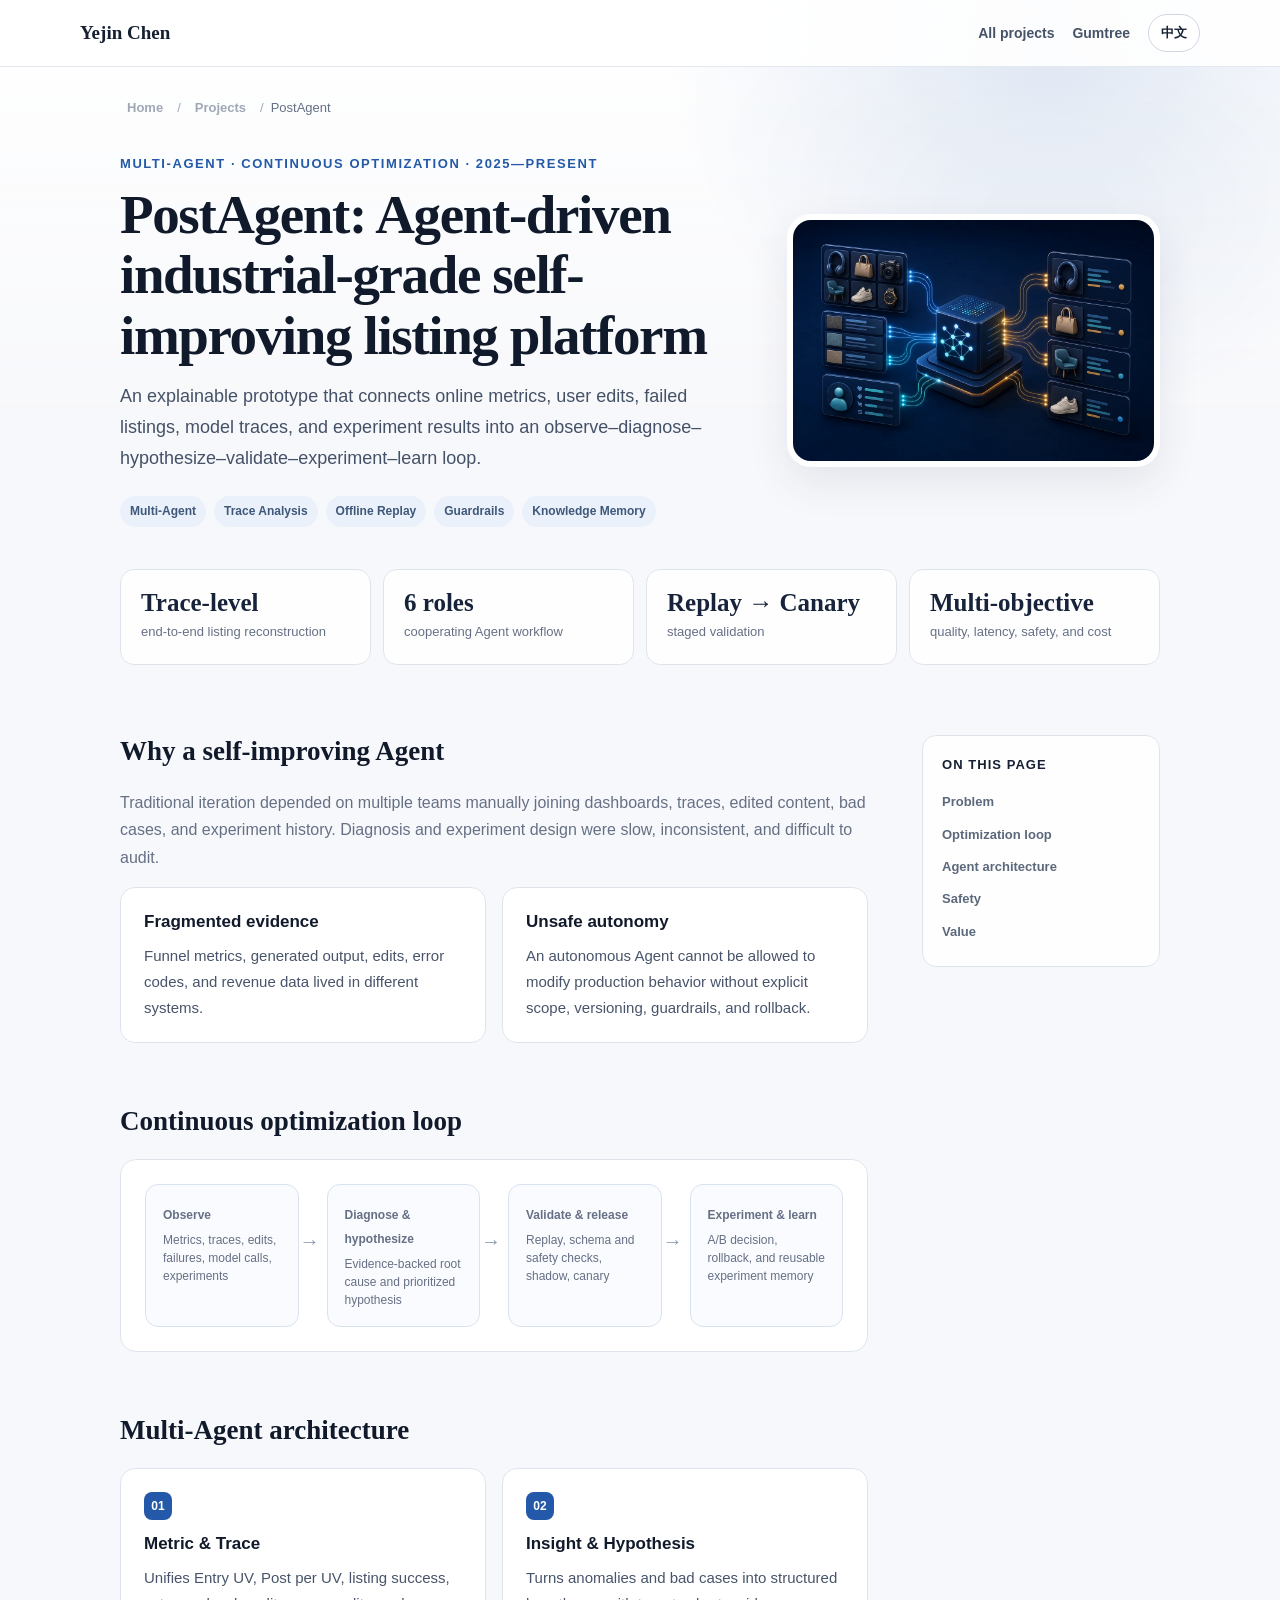
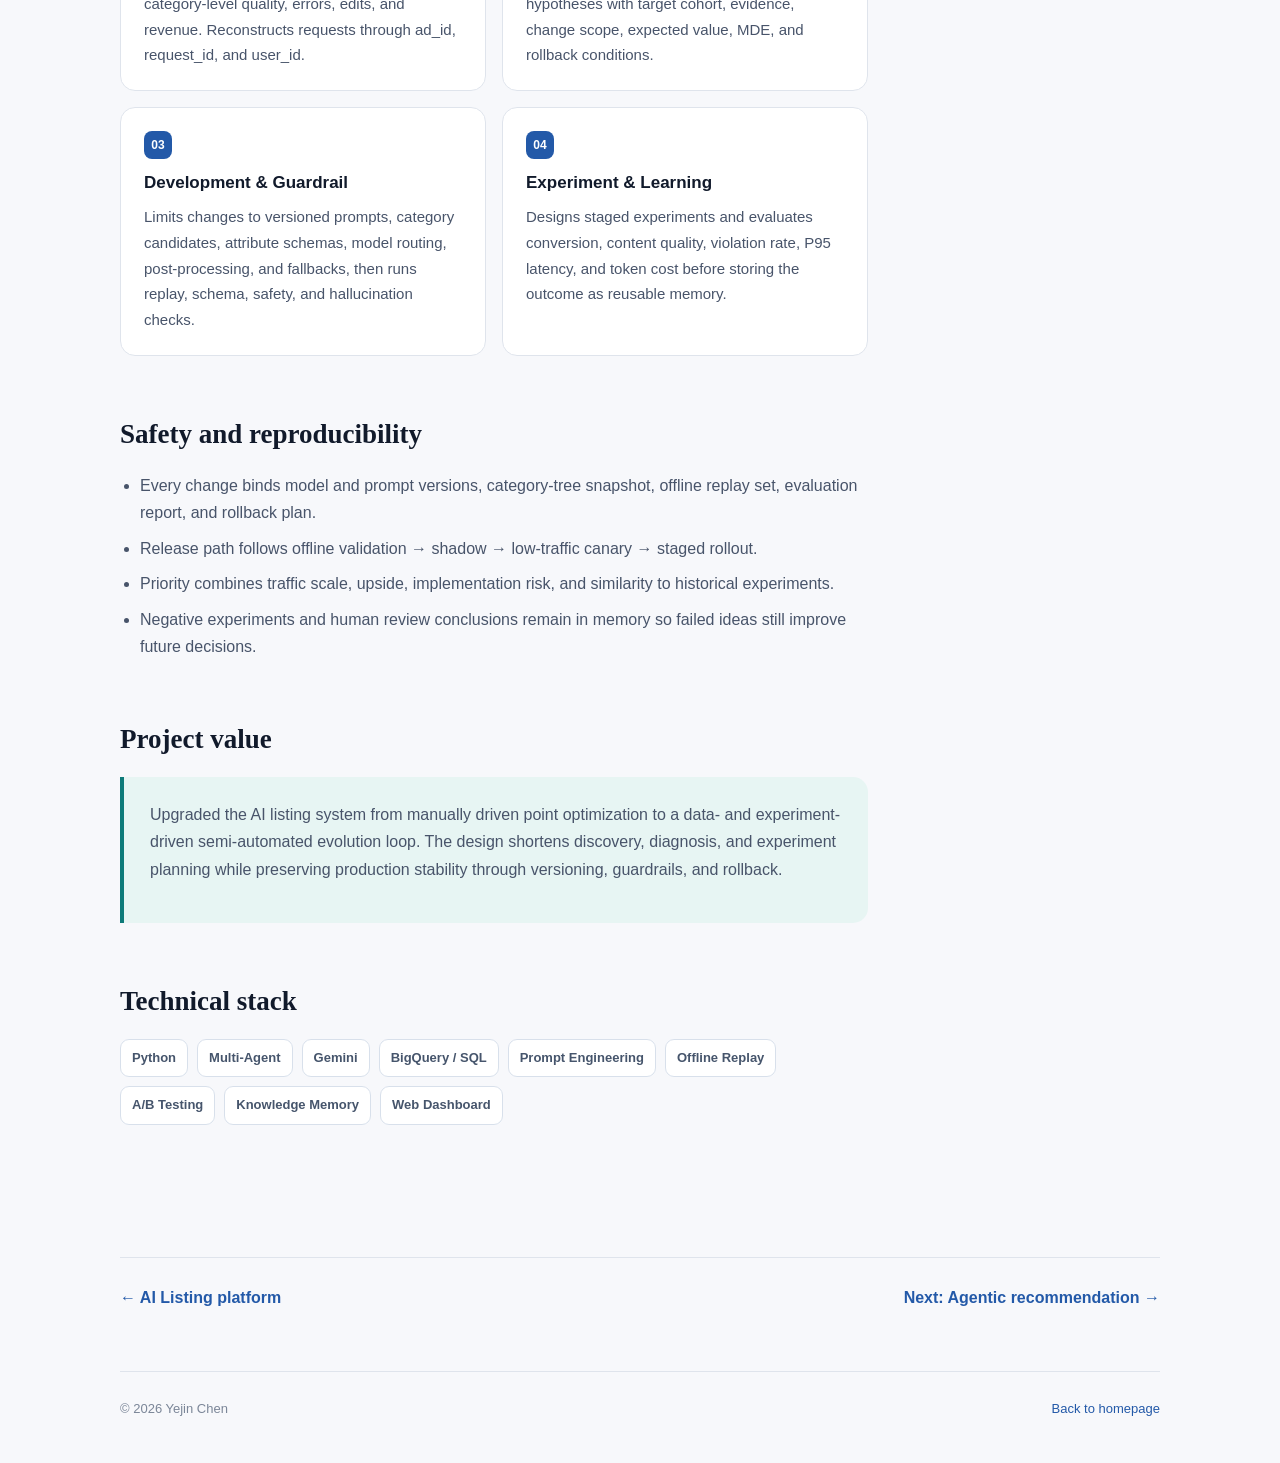
<file: projects/ai-listing-agent/index.html>
<!doctype html>
<html lang="en">
<head>
  <meta charset="utf-8">
  <meta name="viewport" content="width=device-width, initial-scale=1">
  <meta name="description" content="Case study: PostAgent, an agent-driven industrial-grade self-improving listing platform.">
  <meta name="theme-color" content="#f7f8fb">
  <title>PostAgent · Yejin Chen</title>
  <link rel="stylesheet" href="../project.css">
</head>
<body data-language="en" data-title-en="PostAgent · Yejin Chen" data-title-zh="PostAgent · 陈烨锦">
  <nav class="topbar" aria-label="Primary navigation"><div class="nav"><a class="brand" href="../../">Yejin Chen</a><div class="navlinks"><a href="../"><span class="lang" data-lang="en">All projects</span><span class="lang" data-lang="zh">全部项目</span></a><a href="../gumtree-recommendation/">Gumtree</a><button class="lang-toggle" id="langToggle" type="button">中文</button></div></div></nav>

  <main>
    <div class="breadcrumb"><a href="../../"><span class="lang" data-lang="en">Home</span><span class="lang" data-lang="zh">首页</span></a><span>/</span><a href="../"><span class="lang" data-lang="en">Projects</span><span class="lang" data-lang="zh">项目</span></a><span>/</span>PostAgent</div>
    <header class="project-hero">
      <div>
        <p class="kicker">Multi-Agent · Continuous Optimization · 2025—Present</p>
        <h1><span class="lang" data-lang="en">PostAgent: Agent-driven industrial-grade self-improving listing platform</span><span class="lang" data-lang="zh">PostAgent: Agent驱动的工业级自迭代发布平台</span></h1>
        <p class="summary lang" data-lang="en">An explainable prototype that connects online metrics, user edits, failed listings, model traces, and experiment results into an observe–diagnose–hypothesize–validate–experiment–learn loop.</p>
        <p class="summary lang" data-lang="zh">针对 AI 发布依赖产品、数据和算法团队人工分析与迭代、问题定位周期长的痛点，构建“观测—诊断—假设—验证—实验—学习”的可解释持续优化闭环。</p>
        <div class="hero-tags"><span class="tag">Multi-Agent</span><span class="tag">Trace Analysis</span><span class="tag">Offline Replay</span><span class="tag">Guardrails</span><span class="tag">Knowledge Memory</span></div>
      </div>
      <div class="hero-media"><img src="../../assets/recommendation-system.webp" alt="Self-improving AI listing agent illustration"></div>
    </header>

    <div class="metric-strip">
      <div class="metric"><strong>Trace-level</strong><span class="lang" data-lang="en">end-to-end listing reconstruction</span><span class="lang" data-lang="zh">端到端发布链路重建</span></div>
      <div class="metric"><strong>6 roles</strong><span class="lang" data-lang="en">cooperating Agent workflow</span><span class="lang" data-lang="zh">多 Agent 协作角色</span></div>
      <div class="metric"><strong>Replay → Canary</strong><span class="lang" data-lang="en">staged validation</span><span class="lang" data-lang="zh">分阶段验证机制</span></div>
      <div class="metric"><strong>Multi-objective</strong><span class="lang" data-lang="en">quality, latency, safety, and cost</span><span class="lang" data-lang="zh">质量、延迟、安全与成本</span></div>
    </div>

    <div class="content-layout">
      <article class="article">
        <section id="problem">
          <h2><span class="lang" data-lang="en">Why a self-improving Agent</span><span class="lang" data-lang="zh">为什么需要自迭代 Agent</span></h2>
          <p class="section-lede lang" data-lang="en">Traditional iteration depended on multiple teams manually joining dashboards, traces, edited content, bad cases, and experiment history. Diagnosis and experiment design were slow, inconsistent, and difficult to audit.</p>
          <p class="section-lede lang" data-lang="zh">传统迭代依赖多个团队人工拼接看板、调用链、用户修改、Bad Case 与历史实验，导致问题发现、根因定位和方案设计周期长，且难以审计与复现。</p>
          <div class="overview-grid"><div class="info-card"><h3><span class="lang" data-lang="en">Fragmented evidence</span><span class="lang" data-lang="zh">证据分散</span></h3><p class="lang" data-lang="en">Funnel metrics, generated output, edits, error codes, and revenue data lived in different systems.</p><p class="lang" data-lang="zh">发布漏斗、生成结果、用户编辑、错误码和营收数据分布在不同系统。</p></div><div class="info-card"><h3><span class="lang" data-lang="en">Unsafe autonomy</span><span class="lang" data-lang="zh">自主修改风险</span></h3><p class="lang" data-lang="en">An autonomous Agent cannot be allowed to modify production behavior without explicit scope, versioning, guardrails, and rollback.</p><p class="lang" data-lang="zh">自主 Agent 不能在缺乏范围约束、版本管理、实验护栏和回滚机制时直接修改生产系统。</p></div></div>
        </section>

        <section id="loop">
          <h2><span class="lang" data-lang="en">Continuous optimization loop</span><span class="lang" data-lang="zh">持续优化闭环</span></h2>
          <div class="architecture"><div class="flow">
            <div class="flow-step"><strong><span class="lang" data-lang="en">Observe</span><span class="lang" data-lang="zh">观测</span></strong><span><span class="lang" data-lang="en">Metrics, traces, edits, failures, model calls, experiments</span><span class="lang" data-lang="zh">指标、Trace、编辑、失败 Case、模型调用、实验</span></span></div>
            <div class="flow-step"><strong><span class="lang" data-lang="en">Diagnose &amp; hypothesize</span><span class="lang" data-lang="zh">诊断与假设</span></strong><span><span class="lang" data-lang="en">Evidence-backed root cause and prioritized hypothesis</span><span class="lang" data-lang="zh">证据驱动根因与优先级假设</span></span></div>
            <div class="flow-step"><strong><span class="lang" data-lang="en">Validate &amp; release</span><span class="lang" data-lang="zh">验证与发布</span></strong><span><span class="lang" data-lang="en">Replay, schema and safety checks, shadow, canary</span><span class="lang" data-lang="zh">回放、Schema/安全校验、Shadow、Canary</span></span></div>
            <div class="flow-step"><strong><span class="lang" data-lang="en">Experiment &amp; learn</span><span class="lang" data-lang="zh">实验与学习</span></strong><span><span class="lang" data-lang="en">A/B decision, rollback, and reusable experiment memory</span><span class="lang" data-lang="zh">A/B 决策、回滚与实验知识记忆</span></span></div>
          </div></div>
        </section>

        <section id="agents">
          <h2><span class="lang" data-lang="en">Multi-Agent architecture</span><span class="lang" data-lang="zh">多 Agent 协作架构</span></h2>
          <div class="solution-grid">
            <div class="solution-card"><span class="number">01</span><h3>Metric &amp; Trace</h3><p class="lang" data-lang="en">Unifies Entry UV, Post per UV, listing success, category-level quality, errors, edits, and revenue. Reconstructs requests through ad_id, request_id, and user_id.</p><p class="lang" data-lang="zh">统一 Entry UV、Post per UV、发布成功率、分类目质量、错误、编辑和营收口径，并通过 ad_id/request_id/user_id 重建完整链路。</p></div>
            <div class="solution-card"><span class="number">02</span><h3>Insight &amp; Hypothesis</h3><p class="lang" data-lang="en">Turns anomalies and bad cases into structured hypotheses with target cohort, evidence, change scope, expected value, MDE, and rollback conditions.</p><p class="lang" data-lang="zh">将异常与 Bad Case 转化为结构化假设，明确目标人群、证据、修改范围、预期收益、MDE 和回滚条件。</p></div>
            <div class="solution-card"><span class="number">03</span><h3>Development &amp; Guardrail</h3><p class="lang" data-lang="en">Limits changes to versioned prompts, category candidates, attribute schemas, model routing, post-processing, and fallbacks, then runs replay, schema, safety, and hallucination checks.</p><p class="lang" data-lang="zh">将修改限制在版本化 Prompt、类目候选集、属性 Schema、模型路由、后处理与降级策略，并执行 Replay、Schema、安全及幻觉检查。</p></div>
            <div class="solution-card"><span class="number">04</span><h3>Experiment &amp; Learning</h3><p class="lang" data-lang="en">Designs staged experiments and evaluates conversion, content quality, violation rate, P95 latency, and token cost before storing the outcome as reusable memory.</p><p class="lang" data-lang="zh">设计分阶段实验，联合评估转化、内容质量、违规率、P95 延迟和 Token 成本，并将结果沉淀为可复用记忆。</p></div>
          </div>
        </section>

        <section id="safety"><h2><span class="lang" data-lang="en">Safety and reproducibility</span><span class="lang" data-lang="zh">安全性与可复现性</span></h2><ul class="lang" data-lang="en"><li>Every change binds model and prompt versions, category-tree snapshot, offline replay set, evaluation report, and rollback plan.</li><li>Release path follows offline validation → shadow → low-traffic canary → staged rollout.</li><li>Priority combines traffic scale, upside, implementation risk, and similarity to historical experiments.</li><li>Negative experiments and human review conclusions remain in memory so failed ideas still improve future decisions.</li></ul><ul class="lang" data-lang="zh"><li>每次变更绑定模型/Prompt 版本、类目树快照、离线回放集、评估报告和回滚方案。</li><li>发布路径遵循“离线验证 → Shadow → 小流量 Canary → 分阶段放量”。</li><li>综合流量规模、潜在收益、实现风险和历史实验相似度进行优先级排序。</li><li>失败实验与人工审核结论同样进入知识记忆，使负向结果参与后续假设生成。</li></ul></section>

        <section id="value"><h2><span class="lang" data-lang="en">Project value</span><span class="lang" data-lang="zh">项目价值</span></h2><div class="role-box"><p class="lang" data-lang="en">Upgraded the AI listing system from manually driven point optimization to a data- and experiment-driven semi-automated evolution loop. The design shortens discovery, diagnosis, and experiment planning while preserving production stability through versioning, guardrails, and rollback.</p><p class="lang" data-lang="zh">将 AI 发布从“人工驱动的单点优化”升级为“数据与实验驱动的半自动持续进化”，缩短问题发现、根因定位和实验方案设计链路，并通过版本化、护栏和自动回滚保障线上稳定性。</p></div></section>
        <section id="stack"><h2><span class="lang" data-lang="en">Technical stack</span><span class="lang" data-lang="zh">技术栈</span></h2><div class="stack"><span>Python</span><span>Multi-Agent</span><span>Gemini</span><span>BigQuery / SQL</span><span>Prompt Engineering</span><span>Offline Replay</span><span>A/B Testing</span><span>Knowledge Memory</span><span>Web Dashboard</span></div></section>
      </article>
      <aside class="toc"><strong><span class="lang" data-lang="en">On this page</span><span class="lang" data-lang="zh">页面目录</span></strong><a href="#problem"><span class="lang" data-lang="en">Problem</span><span class="lang" data-lang="zh">项目背景</span></a><a href="#loop"><span class="lang" data-lang="en">Optimization loop</span><span class="lang" data-lang="zh">优化闭环</span></a><a href="#agents"><span class="lang" data-lang="en">Agent architecture</span><span class="lang" data-lang="zh">Agent 架构</span></a><a href="#safety"><span class="lang" data-lang="en">Safety</span><span class="lang" data-lang="zh">安全护栏</span></a><a href="#value"><span class="lang" data-lang="en">Value</span><span class="lang" data-lang="zh">项目价值</span></a></aside>
    </div>

    <div class="next-projects"><a href="../ai-listing-platform/">← <span class="lang" data-lang="en">AI Listing platform</span><span class="lang" data-lang="zh">AI 智能发布</span></a><a href="../agentic-recommendation/"><span class="lang" data-lang="en">Next: Agentic recommendation</span><span class="lang" data-lang="zh">下一项：Agent 推荐系统</span> →</a></div>
    <footer><span>© 2026 Yejin Chen</span><a href="../../"><span class="lang" data-lang="en">Back to homepage</span><span class="lang" data-lang="zh">返回首页</span></a></footer>
  </main>
  <script src="../project.js"></script>
</body>
</html>
</file>
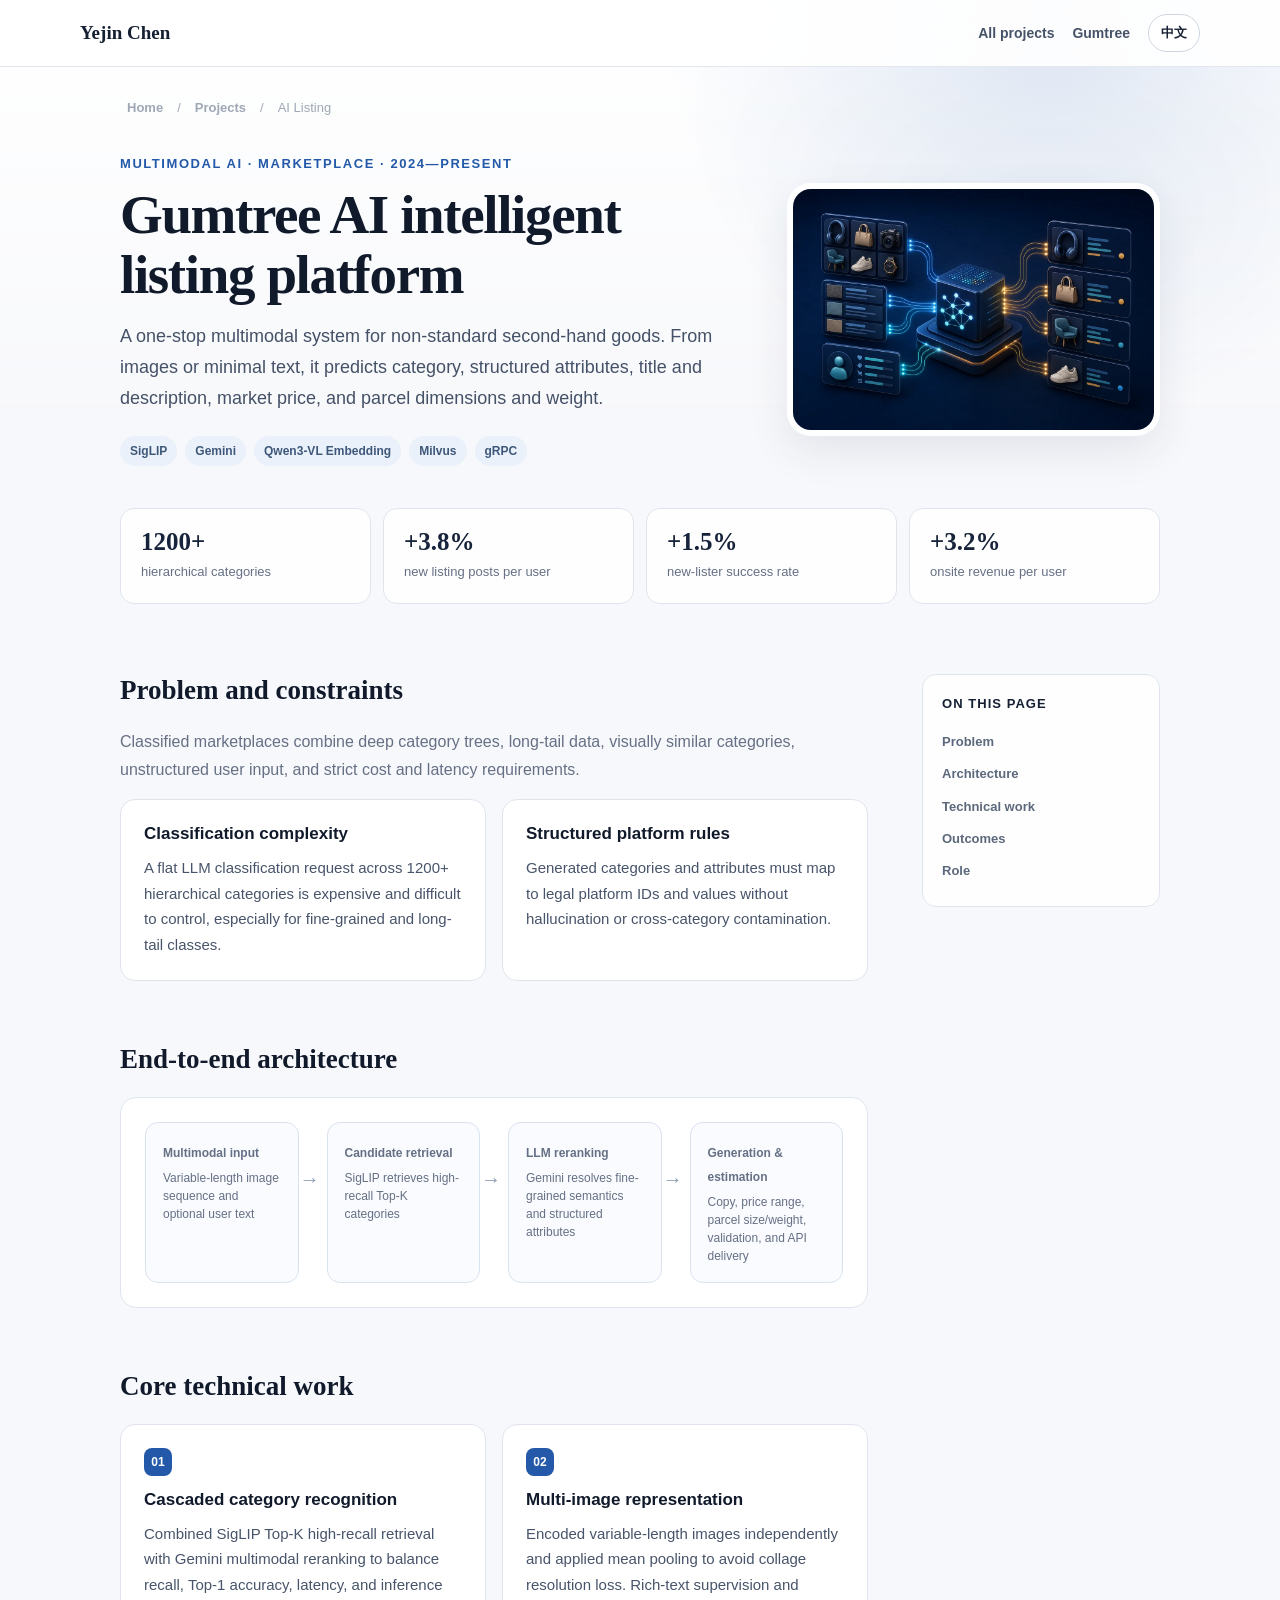
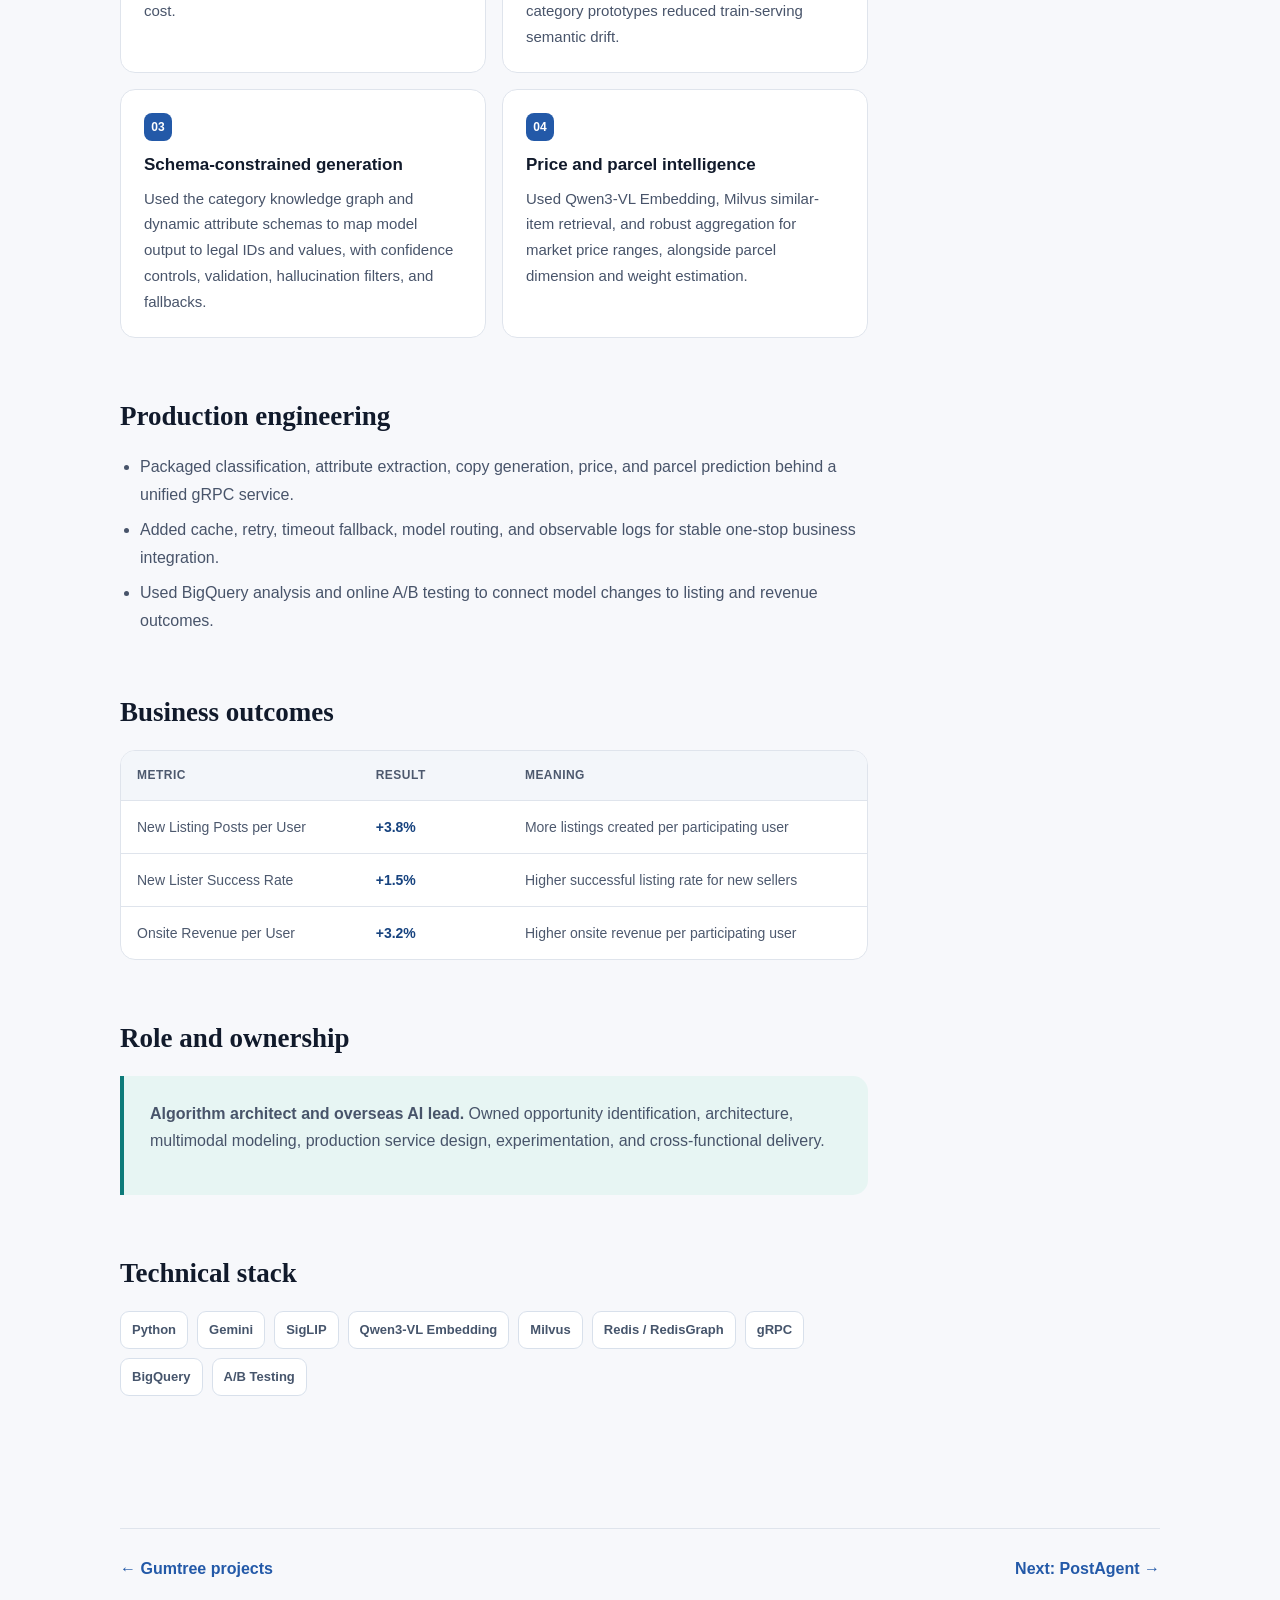
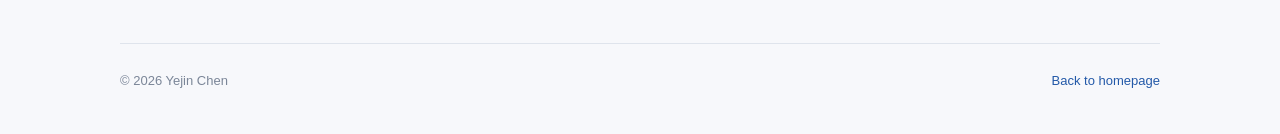
<file: projects/ai-listing-platform/index.html>
<!doctype html>
<html lang="en">
<head>
  <meta charset="utf-8">
  <meta name="viewport" content="width=device-width, initial-scale=1">
  <meta name="description" content="Case study: Gumtree multimodal AI intelligent listing platform.">
  <meta name="theme-color" content="#f7f8fb">
  <title>AI Intelligent Listing · Yejin Chen</title>
  <link rel="stylesheet" href="../project.css">
</head>
<body data-language="en" data-title-en="AI Intelligent Listing · Yejin Chen" data-title-zh="AI 智能发布平台 · 陈烨锦">
  <nav class="topbar" aria-label="Primary navigation"><div class="nav"><a class="brand" href="../../">Yejin Chen</a><div class="navlinks"><a href="../"><span class="lang" data-lang="en">All projects</span><span class="lang" data-lang="zh">全部项目</span></a><a href="../gumtree-recommendation/">Gumtree</a><button class="lang-toggle" id="langToggle" type="button">中文</button></div></div></nav>

  <main>
    <div class="breadcrumb"><a href="../../"><span class="lang" data-lang="en">Home</span><span class="lang" data-lang="zh">首页</span></a><span>/</span><a href="../"><span class="lang" data-lang="en">Projects</span><span class="lang" data-lang="zh">项目</span></a><span>/</span><span class="lang" data-lang="en">AI Listing</span><span class="lang" data-lang="zh">AI 智能发布</span></div>
    <header class="project-hero">
      <div>
        <p class="kicker">Multimodal AI · Marketplace · 2024—Present</p>
        <h1><span class="lang" data-lang="en">Gumtree AI intelligent listing platform</span><span class="lang" data-lang="zh">Gumtree AI 智能发布平台</span></h1>
        <p class="summary lang" data-lang="en">A one-stop multimodal system for non-standard second-hand goods. From images or minimal text, it predicts category, structured attributes, title and description, market price, and parcel dimensions and weight.</p>
        <p class="summary lang" data-lang="zh">对标闲鱼 AI 发布能力，面向二手电商非标商品构建多模态大模型一站式发布系统。用户仅需上传商品图片或输入少量文本，即可完成类目、结构化属性、标题与描述、价格及物流包裹尺寸/重量预测。</p>
        <div class="hero-tags"><span class="tag">SigLIP</span><span class="tag">Gemini</span><span class="tag">Qwen3-VL Embedding</span><span class="tag">Milvus</span><span class="tag">gRPC</span></div>
      </div>
      <div class="hero-media"><img src="../../assets/recommendation-system.webp" alt="Multimodal AI listing platform illustration"></div>
    </header>

    <div class="metric-strip">
      <div class="metric"><strong>1200+</strong><span class="lang" data-lang="en">hierarchical categories</span><span class="lang" data-lang="zh">层级类目</span></div>
      <div class="metric"><strong>+3.8%</strong><span class="lang" data-lang="en">new listing posts per user</span><span class="lang" data-lang="zh">用户新发帖数</span></div>
      <div class="metric"><strong>+1.5%</strong><span class="lang" data-lang="en">new-lister success rate</span><span class="lang" data-lang="zh">新发帖用户成功率</span></div>
      <div class="metric"><strong>+3.2%</strong><span class="lang" data-lang="en">onsite revenue per user</span><span class="lang" data-lang="zh">用户站内营收</span></div>
    </div>

    <div class="content-layout">
      <article class="article">
        <section id="challenge">
          <h2><span class="lang" data-lang="en">Problem and constraints</span><span class="lang" data-lang="zh">问题与约束</span></h2>
          <p class="section-lede lang" data-lang="en">Classified marketplaces combine deep category trees, long-tail data, visually similar categories, unstructured user input, and strict cost and latency requirements.</p>
          <p class="section-lede lang" data-lang="zh">二手分类信息平台同时面临深层类目树、长尾样本、视觉相似类目、非结构化用户输入，以及大模型成本与延迟约束。</p>
          <div class="overview-grid">
            <div class="info-card"><h3><span class="lang" data-lang="en">Classification complexity</span><span class="lang" data-lang="zh">类目识别复杂度</span></h3><p class="lang" data-lang="en">A flat LLM classification request across 1200+ hierarchical categories is expensive and difficult to control, especially for fine-grained and long-tail classes.</p><p class="lang" data-lang="zh">对 1200+ 层级类目直接进行大模型全量分类，成本高且难以控制，细粒度与长尾类目尤为困难。</p></div>
            <div class="info-card"><h3><span class="lang" data-lang="en">Structured platform rules</span><span class="lang" data-lang="zh">平台结构化约束</span></h3><p class="lang" data-lang="en">Generated categories and attributes must map to legal platform IDs and values without hallucination or cross-category contamination.</p><p class="lang" data-lang="zh">生成结果必须映射到平台合法类目 ID、属性名和属性值，并避免幻觉及跨类目属性污染。</p></div>
          </div>
        </section>

        <section id="architecture">
          <h2><span class="lang" data-lang="en">End-to-end architecture</span><span class="lang" data-lang="zh">端到端架构</span></h2>
          <div class="architecture">
            <div class="flow">
              <div class="flow-step"><strong><span class="lang" data-lang="en">Multimodal input</span><span class="lang" data-lang="zh">多模态输入</span></strong><span><span class="lang" data-lang="en">Variable-length image sequence and optional user text</span><span class="lang" data-lang="zh">变长图片序列与可选用户文本</span></span></div>
              <div class="flow-step"><strong><span class="lang" data-lang="en">Candidate retrieval</span><span class="lang" data-lang="zh">候选召回</span></strong><span><span class="lang" data-lang="en">SigLIP retrieves high-recall Top-K categories</span><span class="lang" data-lang="zh">SigLIP 高召回 Top-K 类目</span></span></div>
              <div class="flow-step"><strong><span class="lang" data-lang="en">LLM reranking</span><span class="lang" data-lang="zh">大模型精排</span></strong><span><span class="lang" data-lang="en">Gemini resolves fine-grained semantics and structured attributes</span><span class="lang" data-lang="zh">Gemini 识别细粒度语义与结构化属性</span></span></div>
              <div class="flow-step"><strong><span class="lang" data-lang="en">Generation &amp; estimation</span><span class="lang" data-lang="zh">生成与估计</span></strong><span><span class="lang" data-lang="en">Copy, price range, parcel size/weight, validation, and API delivery</span><span class="lang" data-lang="zh">文案、价格、包裹估计、校验与服务输出</span></span></div>
            </div>
          </div>
        </section>

        <section id="solution">
          <h2><span class="lang" data-lang="en">Core technical work</span><span class="lang" data-lang="zh">核心工作与技术创新</span></h2>
          <div class="solution-grid">
            <div class="solution-card"><span class="number">01</span><h3><span class="lang" data-lang="en">Cascaded category recognition</span><span class="lang" data-lang="zh">级联类目识别</span></h3><p class="lang" data-lang="en">Combined SigLIP Top-K high-recall retrieval with Gemini multimodal reranking to balance recall, Top-1 accuracy, latency, and inference cost.</p><p class="lang" data-lang="zh">设计“SigLIP 小模型 Top-K 高召回 + Gemini 多模态大模型精排”架构，平衡召回率、Top-1 准确率、延迟与成本。</p></div>
            <div class="solution-card"><span class="number">02</span><h3><span class="lang" data-lang="en">Multi-image representation</span><span class="lang" data-lang="zh">多图商品表征</span></h3><p class="lang" data-lang="en">Encoded variable-length images independently and applied mean pooling to avoid collage resolution loss. Rich-text supervision and category prototypes reduced train-serving semantic drift.</p><p class="lang" data-lang="zh">对变长图片序列独立编码并 Mean Pooling，避免拼图分辨率损失；通过富文本监督与类目原型向量缓解训练和推理语义偏移。</p></div>
            <div class="solution-card"><span class="number">03</span><h3><span class="lang" data-lang="en">Schema-constrained generation</span><span class="lang" data-lang="zh">Schema 约束生成</span></h3><p class="lang" data-lang="en">Used the category knowledge graph and dynamic attribute schemas to map model output to legal IDs and values, with confidence controls, validation, hallucination filters, and fallbacks.</p><p class="lang" data-lang="zh">利用类目知识图谱与动态属性 Schema 映射合法 ID 和属性值，并加入置信度、结果校验、幻觉过滤及降级策略。</p></div>
            <div class="solution-card"><span class="number">04</span><h3><span class="lang" data-lang="en">Price and parcel intelligence</span><span class="lang" data-lang="zh">价格与包裹智能</span></h3><p class="lang" data-lang="en">Used Qwen3-VL Embedding, Milvus similar-item retrieval, and robust aggregation for market price ranges, alongside parcel dimension and weight estimation.</p><p class="lang" data-lang="zh">结合 Qwen3-VL Embedding、Milvus 相似商品召回与鲁棒价格聚合预测市场价格区间，并估算包裹尺寸和重量。</p></div>
          </div>
        </section>

        <section id="engineering">
          <h2><span class="lang" data-lang="en">Production engineering</span><span class="lang" data-lang="zh">生产工程化</span></h2>
          <ul class="lang" data-lang="en"><li>Packaged classification, attribute extraction, copy generation, price, and parcel prediction behind a unified gRPC service.</li><li>Added cache, retry, timeout fallback, model routing, and observable logs for stable one-stop business integration.</li><li>Used BigQuery analysis and online A/B testing to connect model changes to listing and revenue outcomes.</li></ul>
          <ul class="lang" data-lang="zh"><li>将分类、属性抽取、文案生成、价格与包裹预测封装为统一 gRPC 服务。</li><li>配套缓存、重试、超时降级、模型路由与可观测日志，支持业务端一站式接入。</li><li>通过 BigQuery 分析与线上 A/B 实验，将模型改进连接到发布与营收指标。</li></ul>
        </section>

        <section id="results">
          <h2><span class="lang" data-lang="en">Business outcomes</span><span class="lang" data-lang="zh">业务结果</span></h2>
          <div class="results-table">
            <div class="result-row header"><div>Metric</div><div>Result</div><div>Meaning</div></div>
            <div class="result-row"><div>New Listing Posts per User</div><div>+3.8%</div><div><span class="lang" data-lang="en">More listings created per participating user</span><span class="lang" data-lang="zh">参与用户的人均新发帖数提升</span></div></div>
            <div class="result-row"><div>New Lister Success Rate</div><div>+1.5%</div><div><span class="lang" data-lang="en">Higher successful listing rate for new sellers</span><span class="lang" data-lang="zh">新发帖用户成功率提升</span></div></div>
            <div class="result-row"><div>Onsite Revenue per User</div><div>+3.2%</div><div><span class="lang" data-lang="en">Higher onsite revenue per participating user</span><span class="lang" data-lang="zh">参与用户的站内营收提升</span></div></div>
          </div>
        </section>

        <section id="role"><h2><span class="lang" data-lang="en">Role and ownership</span><span class="lang" data-lang="zh">个人职责</span></h2><div class="role-box"><p class="lang" data-lang="en"><strong>Algorithm architect and overseas AI lead.</strong> Owned opportunity identification, architecture, multimodal modeling, production service design, experimentation, and cross-functional delivery.</p><p class="lang" data-lang="zh"><strong>算法架构师、海外业务 AI 与推荐算法负责人。</strong>负责机会识别、系统架构、多模态建模、生产服务设计、实验验证及跨团队交付。</p></div></section>
        <section id="stack"><h2><span class="lang" data-lang="en">Technical stack</span><span class="lang" data-lang="zh">技术栈</span></h2><div class="stack"><span>Python</span><span>Gemini</span><span>SigLIP</span><span>Qwen3-VL Embedding</span><span>Milvus</span><span>Redis / RedisGraph</span><span>gRPC</span><span>BigQuery</span><span>A/B Testing</span></div></section>
      </article>
      <aside class="toc"><strong><span class="lang" data-lang="en">On this page</span><span class="lang" data-lang="zh">页面目录</span></strong><a href="#challenge"><span class="lang" data-lang="en">Problem</span><span class="lang" data-lang="zh">问题约束</span></a><a href="#architecture"><span class="lang" data-lang="en">Architecture</span><span class="lang" data-lang="zh">系统架构</span></a><a href="#solution"><span class="lang" data-lang="en">Technical work</span><span class="lang" data-lang="zh">技术方案</span></a><a href="#results"><span class="lang" data-lang="en">Outcomes</span><span class="lang" data-lang="zh">业务结果</span></a><a href="#role"><span class="lang" data-lang="en">Role</span><span class="lang" data-lang="zh">个人职责</span></a></aside>
    </div>

    <div class="next-projects"><a href="../gumtree-recommendation/">← <span class="lang" data-lang="en">Gumtree projects</span><span class="lang" data-lang="zh">Gumtree 项目组</span></a><a href="../ai-listing-agent/"><span class="lang" data-lang="en">Next: PostAgent</span><span class="lang" data-lang="zh">下一项：PostAgent</span> →</a></div>
    <footer><span>© 2026 Yejin Chen</span><a href="../../"><span class="lang" data-lang="en">Back to homepage</span><span class="lang" data-lang="zh">返回首页</span></a></footer>
  </main>
  <script src="../project.js"></script>
</body>
</html>
</file>
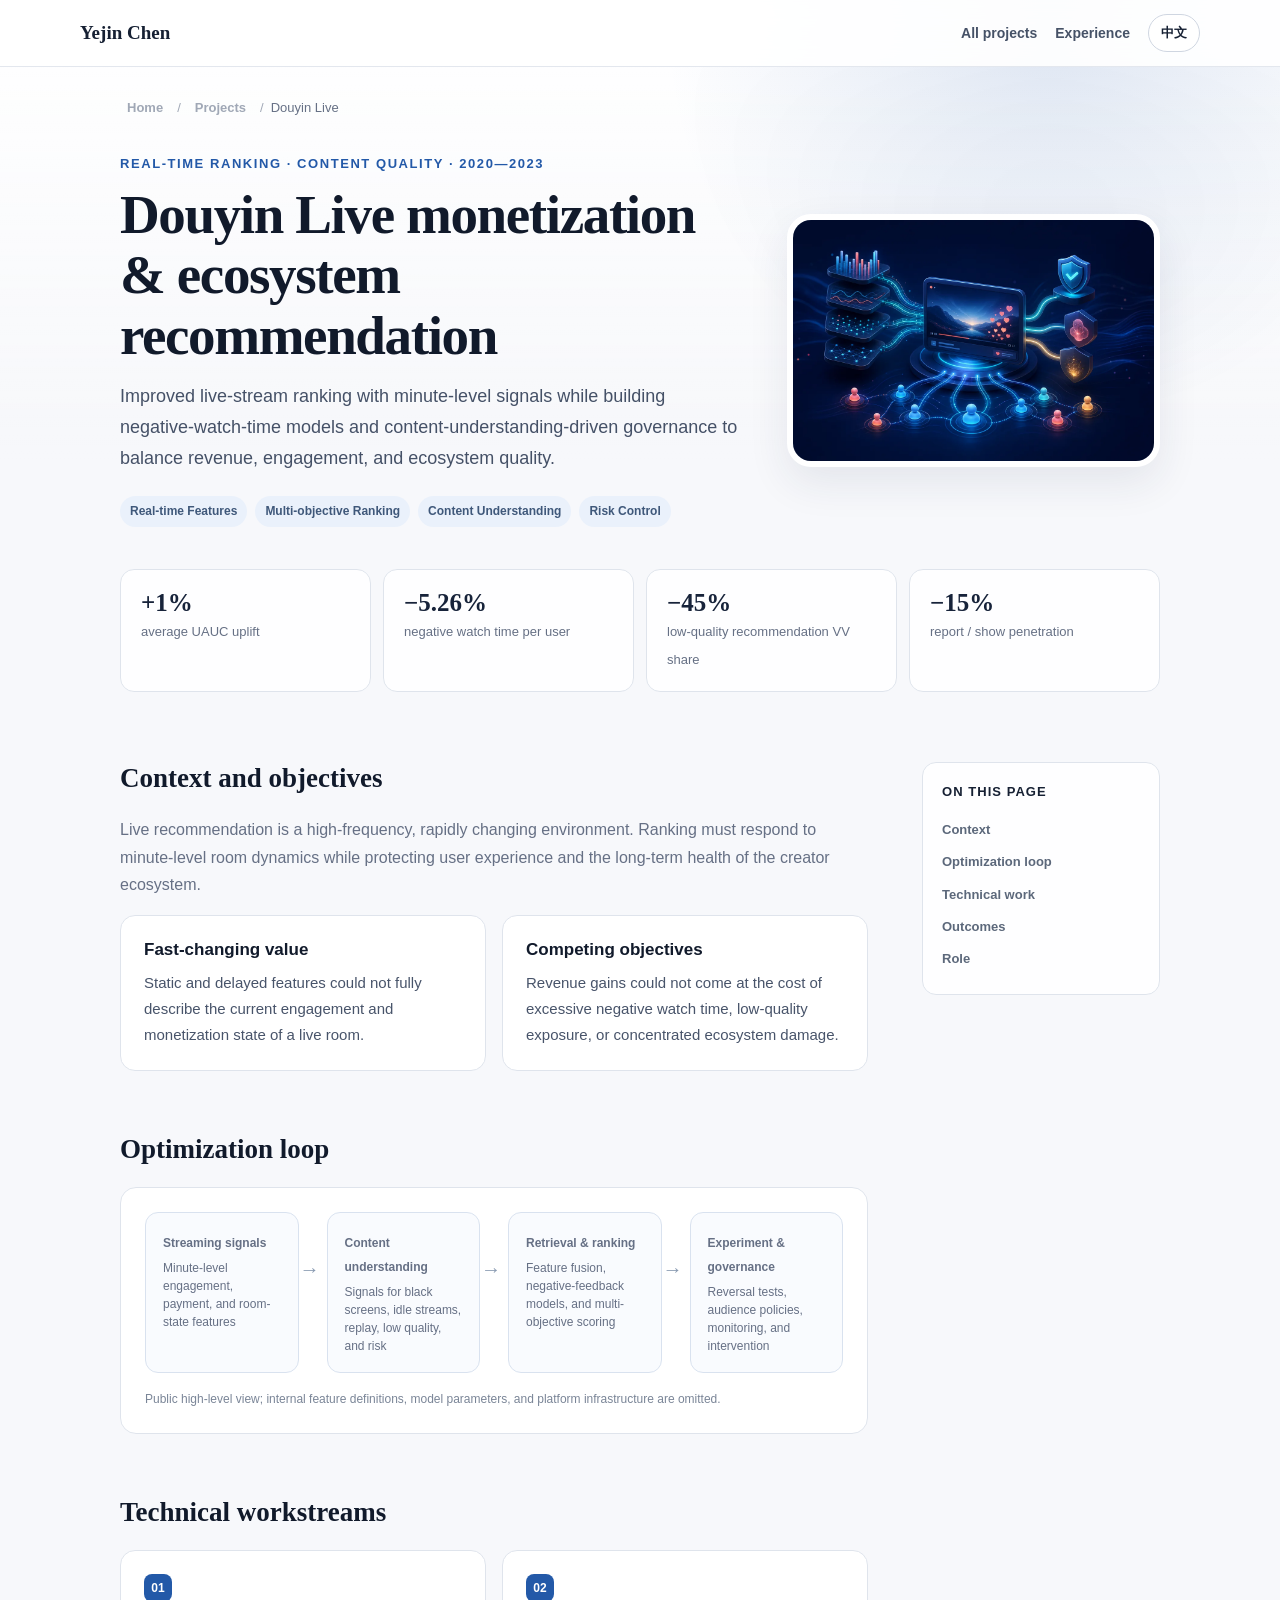
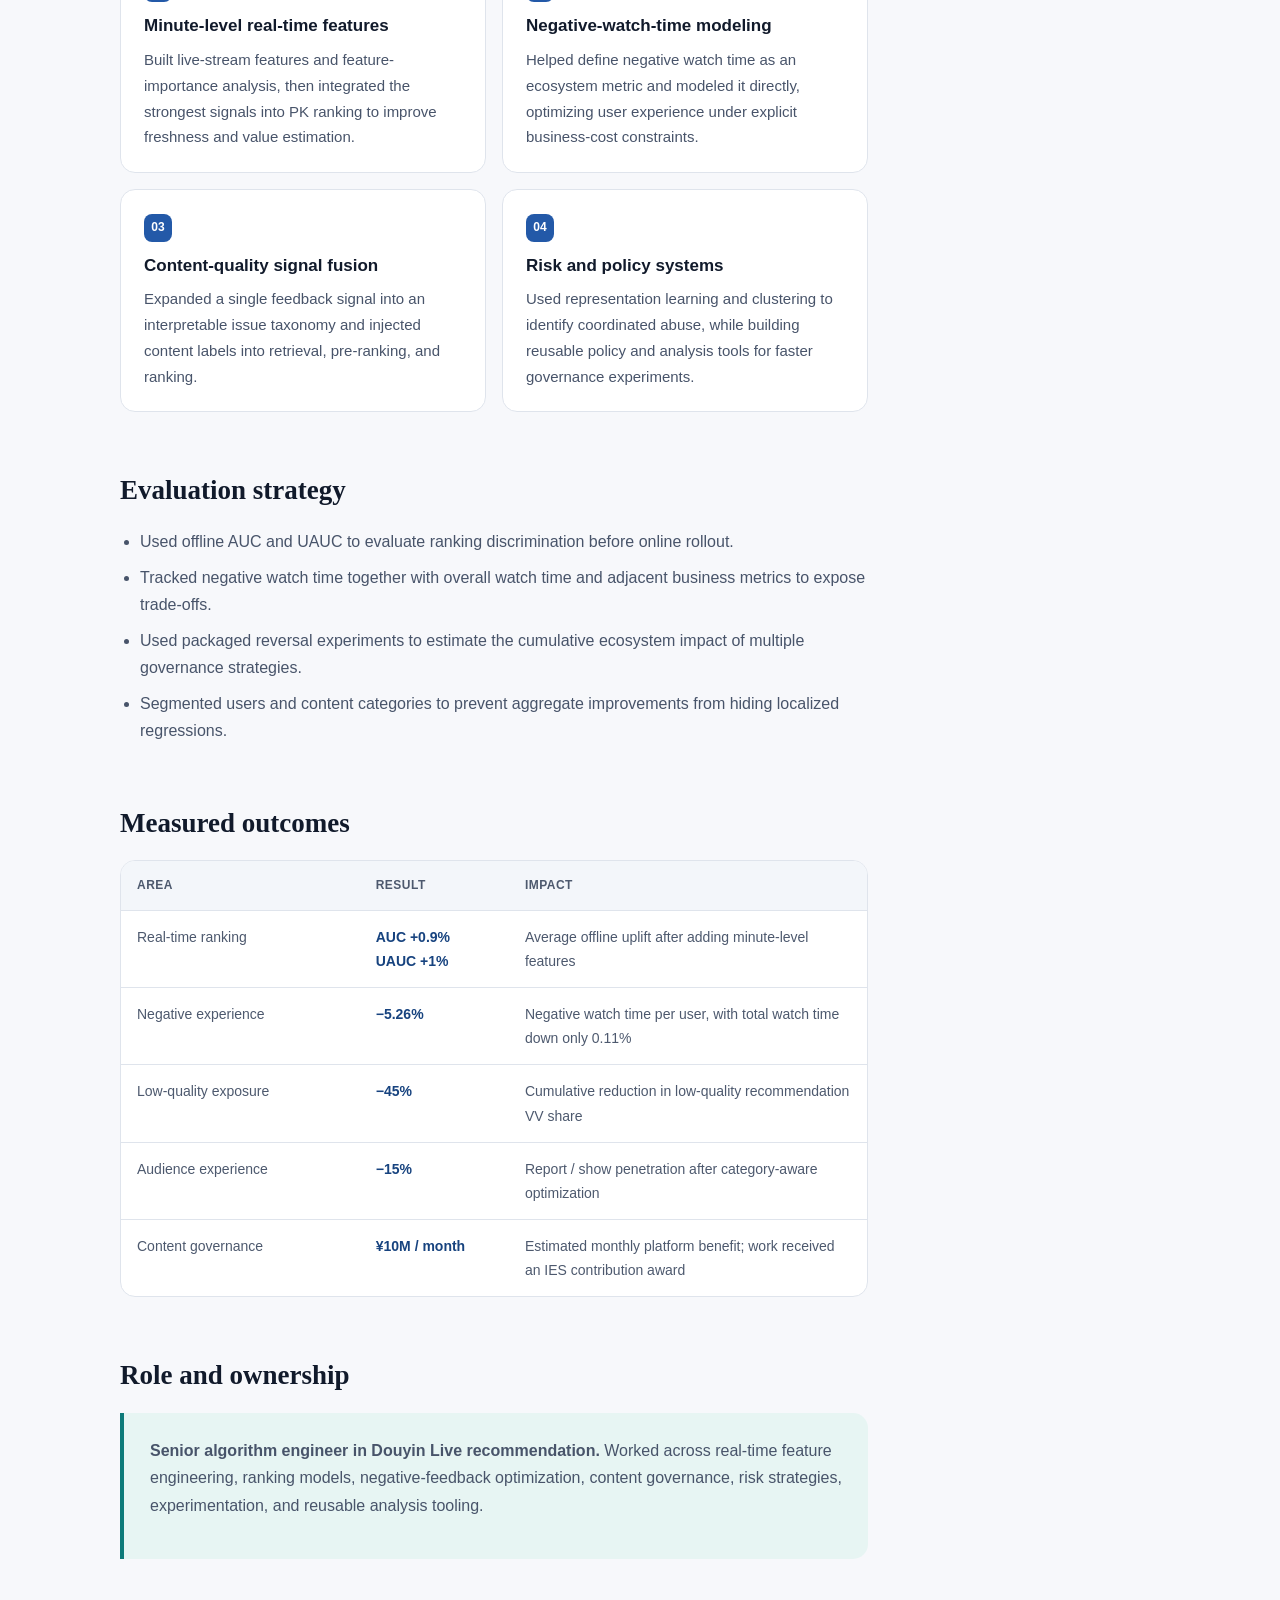
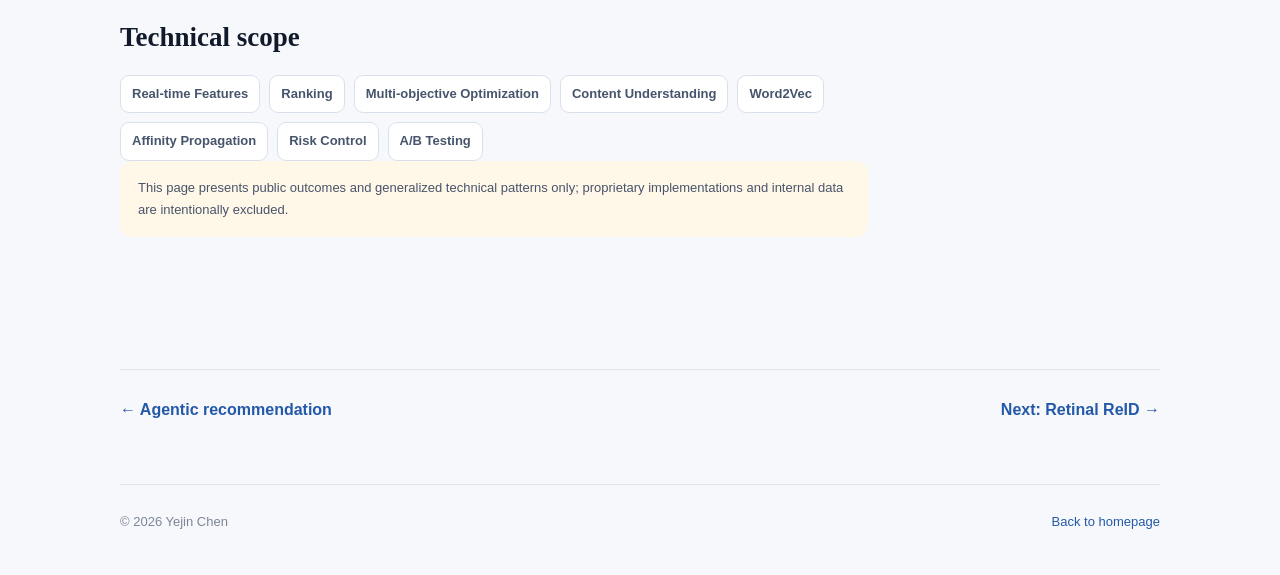
<file: projects/douyin-live-recommendation/index.html>
<!doctype html>
<html lang="en">
<head>
  <meta charset="utf-8">
  <meta name="viewport" content="width=device-width, initial-scale=1">
  <meta name="description" content="Case study: Douyin Live real-time ranking, monetization, and content ecosystem optimization.">
  <meta name="theme-color" content="#f7f8fb">
  <title>Douyin Live Recommendation · Yejin Chen</title>
  <link rel="stylesheet" href="../project.css">
</head>
<body data-language="en" data-title-en="Douyin Live Recommendation · Yejin Chen" data-title-zh="抖音直播推荐优化 · 陈烨锦">
  <nav class="topbar" aria-label="Primary navigation"><div class="nav"><a class="brand" href="../../">Yejin Chen</a><div class="navlinks"><a href="../"><span class="lang" data-lang="en">All projects</span><span class="lang" data-lang="zh">全部项目</span></a><a href="../../#experience"><span class="lang" data-lang="en">Experience</span><span class="lang" data-lang="zh">经历</span></a><button class="lang-toggle" id="langToggle" type="button">中文</button></div></div></nav>

  <main>
    <div class="breadcrumb"><a href="../../"><span class="lang" data-lang="en">Home</span><span class="lang" data-lang="zh">首页</span></a><span>/</span><a href="../"><span class="lang" data-lang="en">Projects</span><span class="lang" data-lang="zh">项目</span></a><span>/</span>Douyin Live</div>
    <header class="project-hero">
      <div>
        <p class="kicker">Real-time Ranking · Content Quality · 2020—2023</p>
        <h1><span class="lang" data-lang="en">Douyin Live monetization &amp; ecosystem recommendation</span><span class="lang" data-lang="zh">抖音直播营收与生态推荐优化</span></h1>
        <p class="summary lang" data-lang="en">Improved live-stream ranking with minute-level signals while building negative-watch-time models and content-understanding-driven governance to balance revenue, engagement, and ecosystem quality.</p>
        <p class="summary lang" data-lang="zh">以分钟级实时特征优化直播精排，并建设负向时长模型和内容理解治理体系，在营收、用户体验与内容生态之间实现多目标平衡。</p>
        <div class="hero-tags"><span class="tag">Real-time Features</span><span class="tag">Multi-objective Ranking</span><span class="tag">Content Understanding</span><span class="tag">Risk Control</span></div>
      </div>
      <div class="hero-media"><img src="../../assets/live-recommendation.webp" alt="Live recommendation and content quality illustration"></div>
    </header>

    <div class="metric-strip">
      <div class="metric"><strong>+1%</strong><span class="lang" data-lang="en">average UAUC uplift</span><span class="lang" data-lang="zh">UAUC 平均提升</span></div>
      <div class="metric"><strong>−5.26%</strong><span class="lang" data-lang="en">negative watch time per user</span><span class="lang" data-lang="zh">人均负向看播时长</span></div>
      <div class="metric"><strong>−45%</strong><span class="lang" data-lang="en">low-quality recommendation VV share</span><span class="lang" data-lang="zh">低质内容推荐 VV 占比</span></div>
      <div class="metric"><strong>−15%</strong><span class="lang" data-lang="en">report / show penetration</span><span class="lang" data-lang="zh">举报渗透率</span></div>
    </div>

    <div class="content-layout">
      <article class="article">
        <section id="overview">
          <h2><span class="lang" data-lang="en">Context and objectives</span><span class="lang" data-lang="zh">项目背景与目标</span></h2>
          <p class="section-lede lang" data-lang="en">Live recommendation is a high-frequency, rapidly changing environment. Ranking must respond to minute-level room dynamics while protecting user experience and the long-term health of the creator ecosystem.</p>
          <p class="section-lede lang" data-lang="zh">直播推荐具有高频、强实时和多目标特征。排序既要响应分钟级直播间变化，也要兼顾用户体验、营收效率与主播生态的长期健康。</p>
          <div class="overview-grid">
            <div class="info-card"><h3><span class="lang" data-lang="en">Fast-changing value</span><span class="lang" data-lang="zh">价值快速变化</span></h3><p class="lang" data-lang="en">Static and delayed features could not fully describe the current engagement and monetization state of a live room.</p><p class="lang" data-lang="zh">静态及延迟特征难以及时刻画直播间当前的互动、付费与内容状态。</p></div>
            <div class="info-card"><h3><span class="lang" data-lang="en">Competing objectives</span><span class="lang" data-lang="zh">多目标约束</span></h3><p class="lang" data-lang="en">Revenue gains could not come at the cost of excessive negative watch time, low-quality exposure, or concentrated ecosystem damage.</p><p class="lang" data-lang="zh">营收增长不能以负向观看、低质曝光或生态损伤为代价，需要建立可衡量的平衡机制。</p></div>
          </div>
        </section>

        <section id="architecture">
          <h2><span class="lang" data-lang="en">Optimization loop</span><span class="lang" data-lang="zh">优化闭环</span></h2>
          <div class="architecture">
            <div class="flow">
              <div class="flow-step"><strong><span class="lang" data-lang="en">Streaming signals</span><span class="lang" data-lang="zh">实时信号</span></strong><span><span class="lang" data-lang="en">Minute-level engagement, payment, and room-state features</span><span class="lang" data-lang="zh">分钟级互动、付费与直播间状态特征</span></span></div>
              <div class="flow-step"><strong><span class="lang" data-lang="en">Content understanding</span><span class="lang" data-lang="zh">内容理解</span></strong><span><span class="lang" data-lang="en">Signals for black screens, idle streams, replay, low quality, and risk</span><span class="lang" data-lang="zh">黑屏、挂机、录播、低质画风与风险信号</span></span></div>
              <div class="flow-step"><strong><span class="lang" data-lang="en">Retrieval &amp; ranking</span><span class="lang" data-lang="zh">召回与排序</span></strong><span><span class="lang" data-lang="en">Feature fusion, negative-feedback models, and multi-objective scoring</span><span class="lang" data-lang="zh">特征融合、负反馈模型与多目标打分</span></span></div>
              <div class="flow-step"><strong><span class="lang" data-lang="en">Experiment &amp; governance</span><span class="lang" data-lang="zh">实验与治理</span></strong><span><span class="lang" data-lang="en">Reversal tests, audience policies, monitoring, and intervention</span><span class="lang" data-lang="zh">反转实验、分人群策略、监控与处置</span></span></div>
            </div>
            <p class="architecture-note lang" data-lang="en">Public high-level view; internal feature definitions, model parameters, and platform infrastructure are omitted.</p>
            <p class="architecture-note lang" data-lang="zh">仅展示可公开的高层方法，省略内部特征定义、模型参数和平台基础设施。</p>
          </div>
        </section>

        <section id="solution">
          <h2><span class="lang" data-lang="en">Technical workstreams</span><span class="lang" data-lang="zh">核心技术方案</span></h2>
          <div class="solution-grid">
            <div class="solution-card"><span class="number">01</span><h3><span class="lang" data-lang="en">Minute-level real-time features</span><span class="lang" data-lang="zh">分钟级实时特征</span></h3><p class="lang" data-lang="en">Built live-stream features and feature-importance analysis, then integrated the strongest signals into PK ranking to improve freshness and value estimation.</p><p class="lang" data-lang="zh">建设直播分钟级实时特征并进行重要性分析，将有效信号接入 PK 精排，提升时效性与价值预估能力。</p></div>
            <div class="solution-card"><span class="number">02</span><h3><span class="lang" data-lang="en">Negative-watch-time modeling</span><span class="lang" data-lang="zh">负向时长建模</span></h3><p class="lang" data-lang="en">Helped define negative watch time as an ecosystem metric and modeled it directly, optimizing user experience under explicit business-cost constraints.</p><p class="lang" data-lang="zh">参与建设“负向时长”生态指标并直接建模，在明确约束业务代价的前提下优化用户体验。</p></div>
            <div class="solution-card"><span class="number">03</span><h3><span class="lang" data-lang="en">Content-quality signal fusion</span><span class="lang" data-lang="zh">内容质量信号融合</span></h3><p class="lang" data-lang="en">Expanded a single feedback signal into an interpretable issue taxonomy and injected content labels into retrieval, pre-ranking, and ranking.</p><p class="lang" data-lang="zh">将单一负反馈扩展为可解释的问题画风体系，并把内容标签融合到召回、粗排与精排环节。</p></div>
            <div class="solution-card"><span class="number">04</span><h3><span class="lang" data-lang="en">Risk and policy systems</span><span class="lang" data-lang="zh">风险与策略体系</span></h3><p class="lang" data-lang="en">Used representation learning and clustering to identify coordinated abuse, while building reusable policy and analysis tools for faster governance experiments.</p><p class="lang" data-lang="zh">利用表征学习和聚类识别协同违规行为，并建设通用策略框架与分析工具，加速治理实验迭代。</p></div>
          </div>
        </section>

        <section id="experiments">
          <h2><span class="lang" data-lang="en">Evaluation strategy</span><span class="lang" data-lang="zh">评估策略</span></h2>
          <ul class="lang" data-lang="en">
            <li>Used offline AUC and UAUC to evaluate ranking discrimination before online rollout.</li>
            <li>Tracked negative watch time together with overall watch time and adjacent business metrics to expose trade-offs.</li>
            <li>Used packaged reversal experiments to estimate the cumulative ecosystem impact of multiple governance strategies.</li>
            <li>Segmented users and content categories to prevent aggregate improvements from hiding localized regressions.</li>
          </ul>
          <ul class="lang" data-lang="zh">
            <li>上线前以离线 AUC、UAUC 评估排序区分能力。</li>
            <li>同时监控负向看播时长、整体看播时长及相邻业务指标，显式呈现收益与代价。</li>
            <li>通过打包反转实验评估多项治理策略的累计生态效果。</li>
            <li>按用户人群和内容垂类拆分分析，避免大盘正向掩盖局部回退。</li>
          </ul>
        </section>

        <section id="results">
          <h2><span class="lang" data-lang="en">Measured outcomes</span><span class="lang" data-lang="zh">量化收益</span></h2>
          <div class="results-table">
            <div class="result-row header"><div>Area</div><div>Result</div><div>Impact</div></div>
            <div class="result-row"><div><span class="lang" data-lang="en">Real-time ranking</span><span class="lang" data-lang="zh">实时精排</span></div><div>AUC +0.9%<br>UAUC +1%</div><div><span class="lang" data-lang="en">Average offline uplift after adding minute-level features</span><span class="lang" data-lang="zh">分钟级实时特征接入后的平均离线提升</span></div></div>
            <div class="result-row"><div><span class="lang" data-lang="en">Negative experience</span><span class="lang" data-lang="zh">负向体验</span></div><div>−5.26%</div><div><span class="lang" data-lang="en">Negative watch time per user, with total watch time down only 0.11%</span><span class="lang" data-lang="zh">人均负向看播时长下降，整体看播时长仅下降 0.11%</span></div></div>
            <div class="result-row"><div><span class="lang" data-lang="en">Low-quality exposure</span><span class="lang" data-lang="zh">低质曝光</span></div><div>−45%</div><div><span class="lang" data-lang="en">Cumulative reduction in low-quality recommendation VV share</span><span class="lang" data-lang="zh">低质内容推荐 VV 占比累计下降</span></div></div>
            <div class="result-row"><div><span class="lang" data-lang="en">Audience experience</span><span class="lang" data-lang="zh">分人群体验</span></div><div>−15%</div><div><span class="lang" data-lang="en">Report / show penetration after category-aware optimization</span><span class="lang" data-lang="zh">引入内容标签开展分人群优化后的举报渗透率下降</span></div></div>
            <div class="result-row"><div><span class="lang" data-lang="en">Content governance</span><span class="lang" data-lang="zh">内容治理</span></div><div>¥10M / month</div><div><span class="lang" data-lang="en">Estimated monthly platform benefit; work received an IES contribution award</span><span class="lang" data-lang="zh">平台月度收益约 1000 万元，项目获 IES“超出预期贡献奖”</span></div></div>
          </div>
        </section>

        <section id="role">
          <h2><span class="lang" data-lang="en">Role and ownership</span><span class="lang" data-lang="zh">个人职责</span></h2>
          <div class="role-box"><p class="lang" data-lang="en"><strong>Senior algorithm engineer in Douyin Live recommendation.</strong> Worked across real-time feature engineering, ranking models, negative-feedback optimization, content governance, risk strategies, experimentation, and reusable analysis tooling.</p><p class="lang" data-lang="zh"><strong>抖音直播推荐资深算法工程师。</strong>负责实时特征、精排模型、负反馈优化、内容治理、风险策略、实验验证及通用分析工具建设。</p></div>
        </section>

        <section id="stack">
          <h2><span class="lang" data-lang="en">Technical scope</span><span class="lang" data-lang="zh">技术范围</span></h2>
          <div class="stack"><span>Real-time Features</span><span>Ranking</span><span>Multi-objective Optimization</span><span>Content Understanding</span><span>Word2Vec</span><span>Affinity Propagation</span><span>Risk Control</span><span>A/B Testing</span></div>
          <p class="confidentiality"><span class="lang" data-lang="en">This page presents public outcomes and generalized technical patterns only; proprietary implementations and internal data are intentionally excluded.</span><span class="lang" data-lang="zh">本页仅呈现可公开结果与通用技术模式，未包含专有实现和内部数据。</span></p>
        </section>
      </article>

      <aside class="toc"><strong><span class="lang" data-lang="en">On this page</span><span class="lang" data-lang="zh">页面目录</span></strong><a href="#overview"><span class="lang" data-lang="en">Context</span><span class="lang" data-lang="zh">项目背景</span></a><a href="#architecture"><span class="lang" data-lang="en">Optimization loop</span><span class="lang" data-lang="zh">优化闭环</span></a><a href="#solution"><span class="lang" data-lang="en">Technical work</span><span class="lang" data-lang="zh">技术方案</span></a><a href="#results"><span class="lang" data-lang="en">Outcomes</span><span class="lang" data-lang="zh">量化收益</span></a><a href="#role"><span class="lang" data-lang="en">Role</span><span class="lang" data-lang="zh">个人职责</span></a></aside>
    </div>

    <div class="next-projects"><a href="../agentic-recommendation/">← <span class="lang" data-lang="en">Agentic recommendation</span><span class="lang" data-lang="zh">Agent 推荐系统</span></a><a href="../retinal-reid/"><span class="lang" data-lang="en">Next: Retinal ReID</span><span class="lang" data-lang="zh">下一项：眼底 ReID</span> →</a></div>
    <footer><span>© 2026 Yejin Chen</span><a href="../../"><span class="lang" data-lang="en">Back to homepage</span><span class="lang" data-lang="zh">返回首页</span></a></footer>
  </main>
  <script src="../project.js"></script>
</body>
</html>
</file>
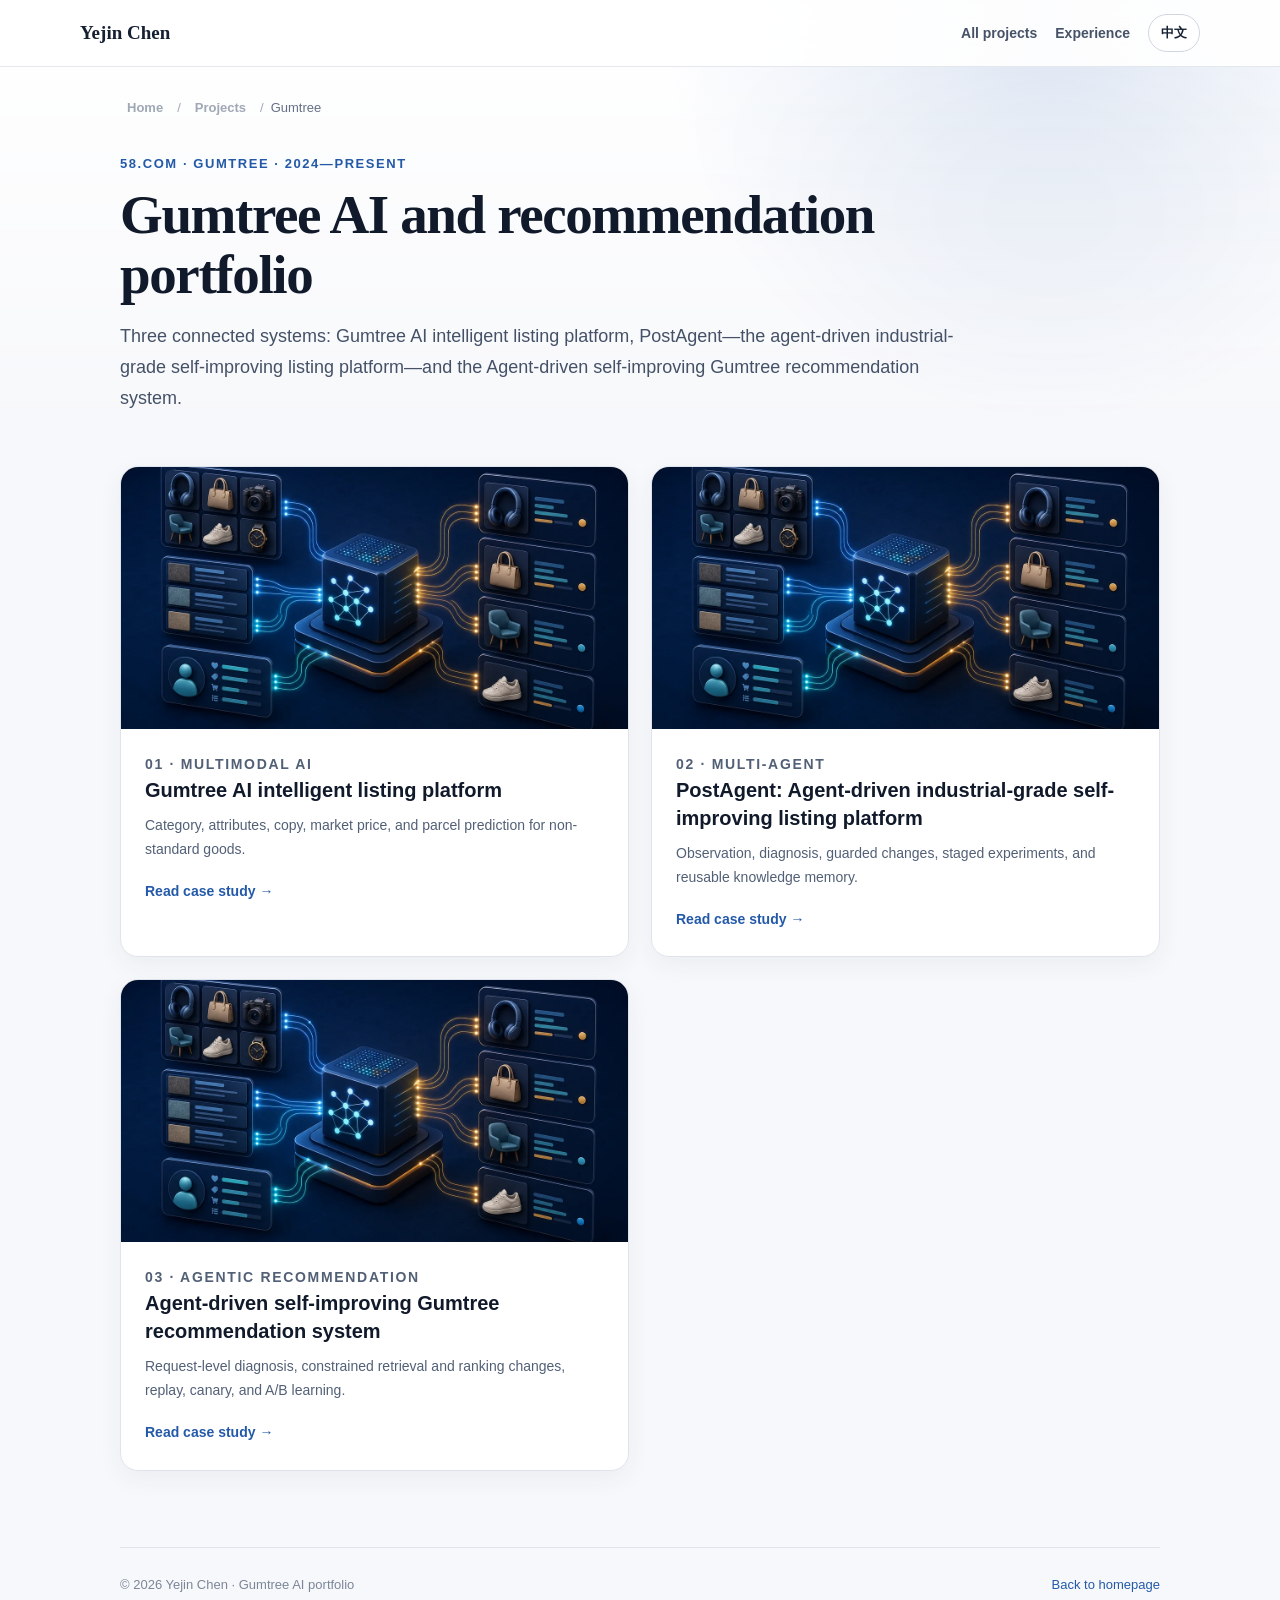
<file: projects/gumtree-recommendation/index.html>
<!doctype html>
<html lang="en">
<head>
  <meta charset="utf-8">
  <meta name="viewport" content="width=device-width, initial-scale=1">
  <meta name="description" content="Gumtree AI and recommendation project portfolio by Yejin Chen.">
  <meta name="theme-color" content="#f7f8fb">
  <title>Gumtree AI Projects · Yejin Chen</title>
  <link rel="stylesheet" href="../project.css">
</head>
<body data-language="en" data-title-en="Gumtree AI Projects · Yejin Chen" data-title-zh="Gumtree AI 项目组 · 陈烨锦">
  <nav class="topbar" aria-label="Primary navigation"><div class="nav"><a class="brand" href="../../">Yejin Chen</a><div class="navlinks"><a href="../"><span class="lang" data-lang="en">All projects</span><span class="lang" data-lang="zh">全部项目</span></a><a href="../../#experience"><span class="lang" data-lang="en">Experience</span><span class="lang" data-lang="zh">经历</span></a><button class="lang-toggle" id="langToggle" type="button">中文</button></div></div></nav>
  <main>
    <div class="breadcrumb"><a href="../../"><span class="lang" data-lang="en">Home</span><span class="lang" data-lang="zh">首页</span></a><span>/</span><a href="../"><span class="lang" data-lang="en">Projects</span><span class="lang" data-lang="zh">项目</span></a><span>/</span>Gumtree</div>
    <header class="project-hero compact"><div><p class="kicker">58.com · Gumtree · 2024—Present</p><h1><span class="lang" data-lang="en">Gumtree AI and recommendation portfolio</span><span class="lang" data-lang="zh">Gumtree AI 与推荐项目组</span></h1><p class="summary lang" data-lang="en">Three connected systems: Gumtree AI intelligent listing platform, PostAgent—the agent-driven industrial-grade self-improving listing platform—and the Agent-driven self-improving Gumtree recommendation system.</p><p class="summary lang" data-lang="zh">三个彼此连接的系统：Gumtree AI 智能发布平台、PostAgent: Agent驱动的工业级自迭代发布平台，以及Agent驱动的自我迭代的Gumtree推荐系统。</p></div></header>

    <div class="project-grid">
      <article class="project-card"><img src="../../assets/recommendation-system.webp" alt="AI intelligent listing illustration"><div class="project-card-body"><p class="kicker">01 · Multimodal AI</p><h2><span class="lang" data-lang="en">Gumtree AI intelligent listing platform</span><span class="lang" data-lang="zh">Gumtree AI 智能发布平台</span></h2><p class="lang" data-lang="en">Category, attributes, copy, market price, and parcel prediction for non-standard goods.</p><p class="lang" data-lang="zh">面向非标商品的类目、属性、文案、市场价格及包裹预测。</p><a class="card-link" href="../ai-listing-platform/"><span class="lang" data-lang="en">Read case study →</span><span class="lang" data-lang="zh">查看项目详情 →</span></a></div></article>
      <article class="project-card"><img src="../../assets/recommendation-system.webp" alt="PostAgent self-improving listing platform illustration"><div class="project-card-body"><p class="kicker">02 · Multi-Agent</p><h2><span class="lang" data-lang="en">PostAgent: Agent-driven industrial-grade self-improving listing platform</span><span class="lang" data-lang="zh">PostAgent: Agent驱动的工业级自迭代发布平台</span></h2><p class="lang" data-lang="en">Observation, diagnosis, guarded changes, staged experiments, and reusable knowledge memory.</p><p class="lang" data-lang="zh">连接观测、诊断、受控变更、分阶段实验与知识记忆。</p><a class="card-link" href="../ai-listing-agent/"><span class="lang" data-lang="en">Read case study →</span><span class="lang" data-lang="zh">查看项目详情 →</span></a></div></article>
      <article class="project-card"><img src="../../assets/recommendation-system.webp" alt="Agentic recommendation illustration"><div class="project-card-body"><p class="kicker">03 · Agentic Recommendation</p><h2><span class="lang" data-lang="en">Agent-driven self-improving Gumtree recommendation system</span><span class="lang" data-lang="zh">Agent驱动的自我迭代的Gumtree推荐系统</span></h2><p class="lang" data-lang="en">Request-level diagnosis, constrained retrieval and ranking changes, replay, canary, and A/B learning.</p><p class="lang" data-lang="zh">请求级诊断、受约束召回与排序变更、Replay、Canary 和 A/B 学习。</p><a class="card-link" href="../agentic-recommendation/"><span class="lang" data-lang="en">Read case study →</span><span class="lang" data-lang="zh">查看项目详情 →</span></a></div></article>
    </div>

    <footer><span>© 2026 Yejin Chen · Gumtree AI portfolio</span><a href="../../"><span class="lang" data-lang="en">Back to homepage</span><span class="lang" data-lang="zh">返回首页</span></a></footer>
  </main>
  <script src="../project.js"></script>
</body>
</html>
</file>
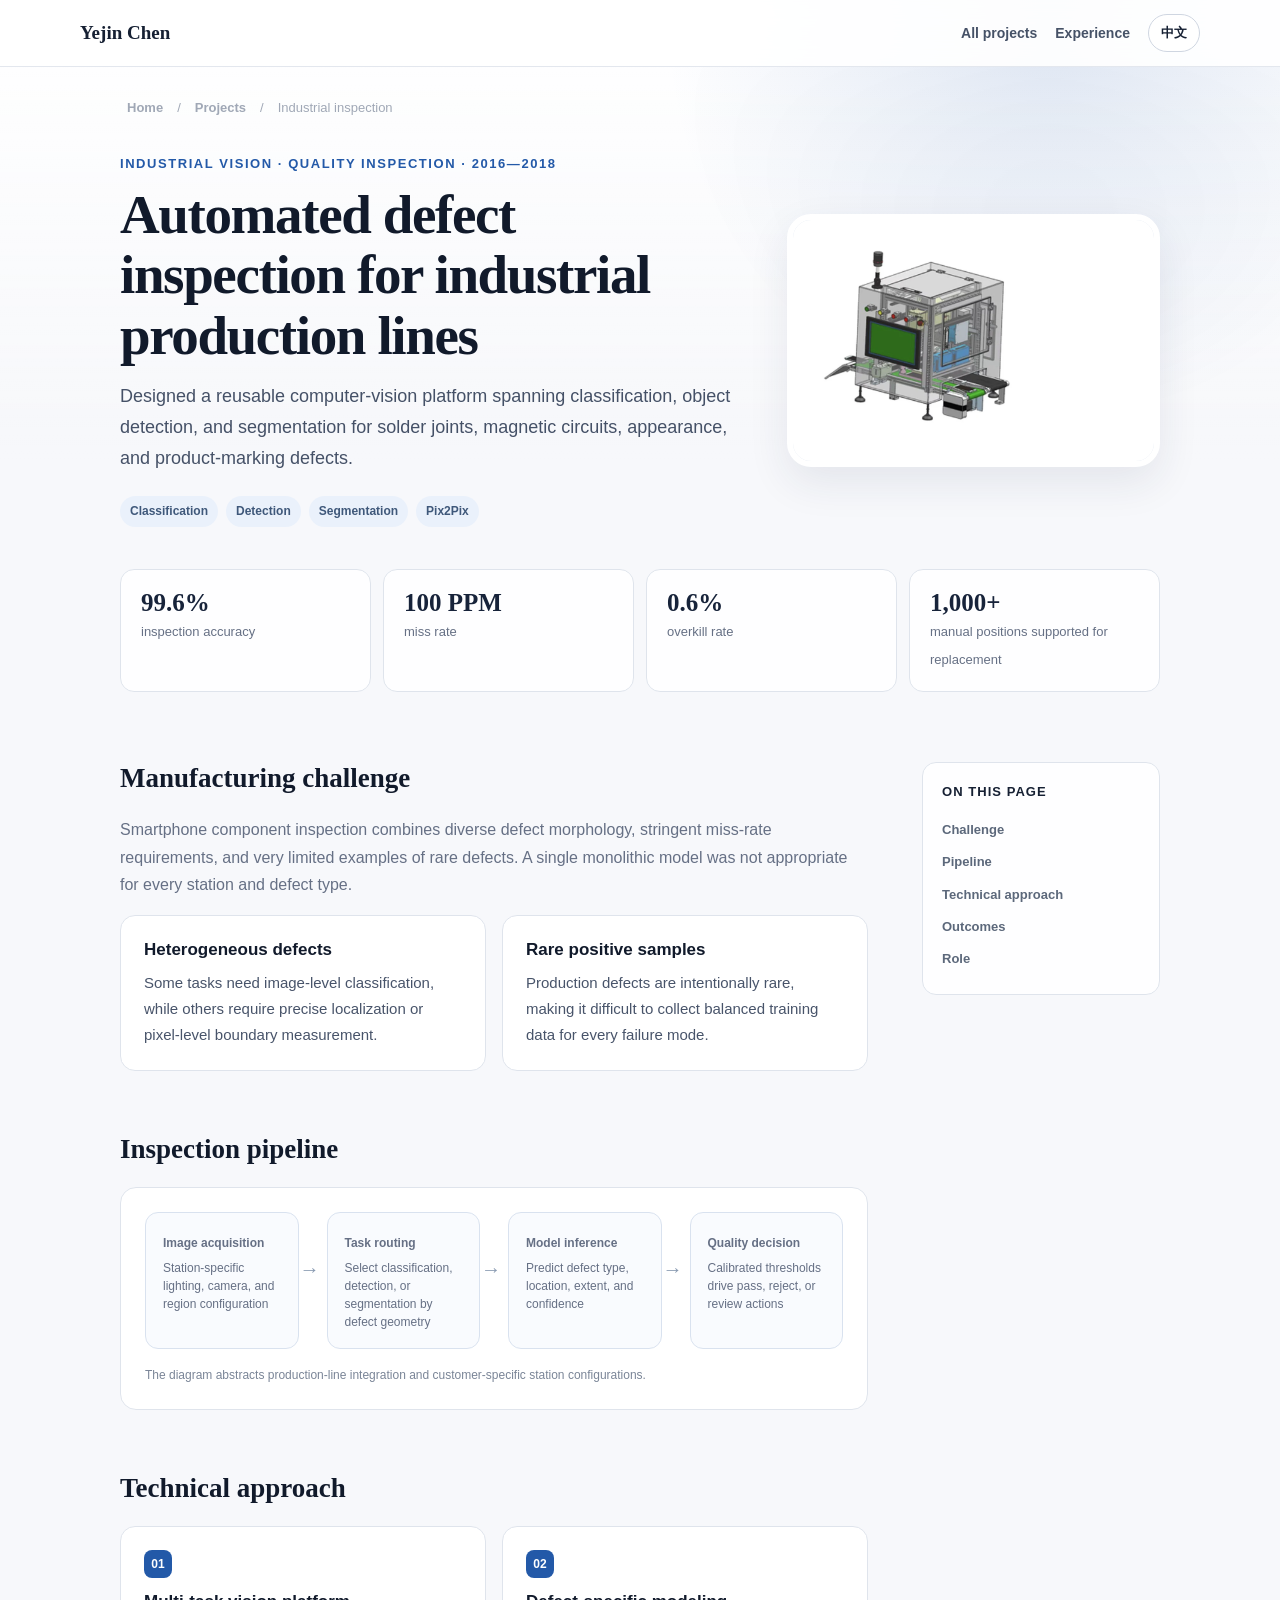
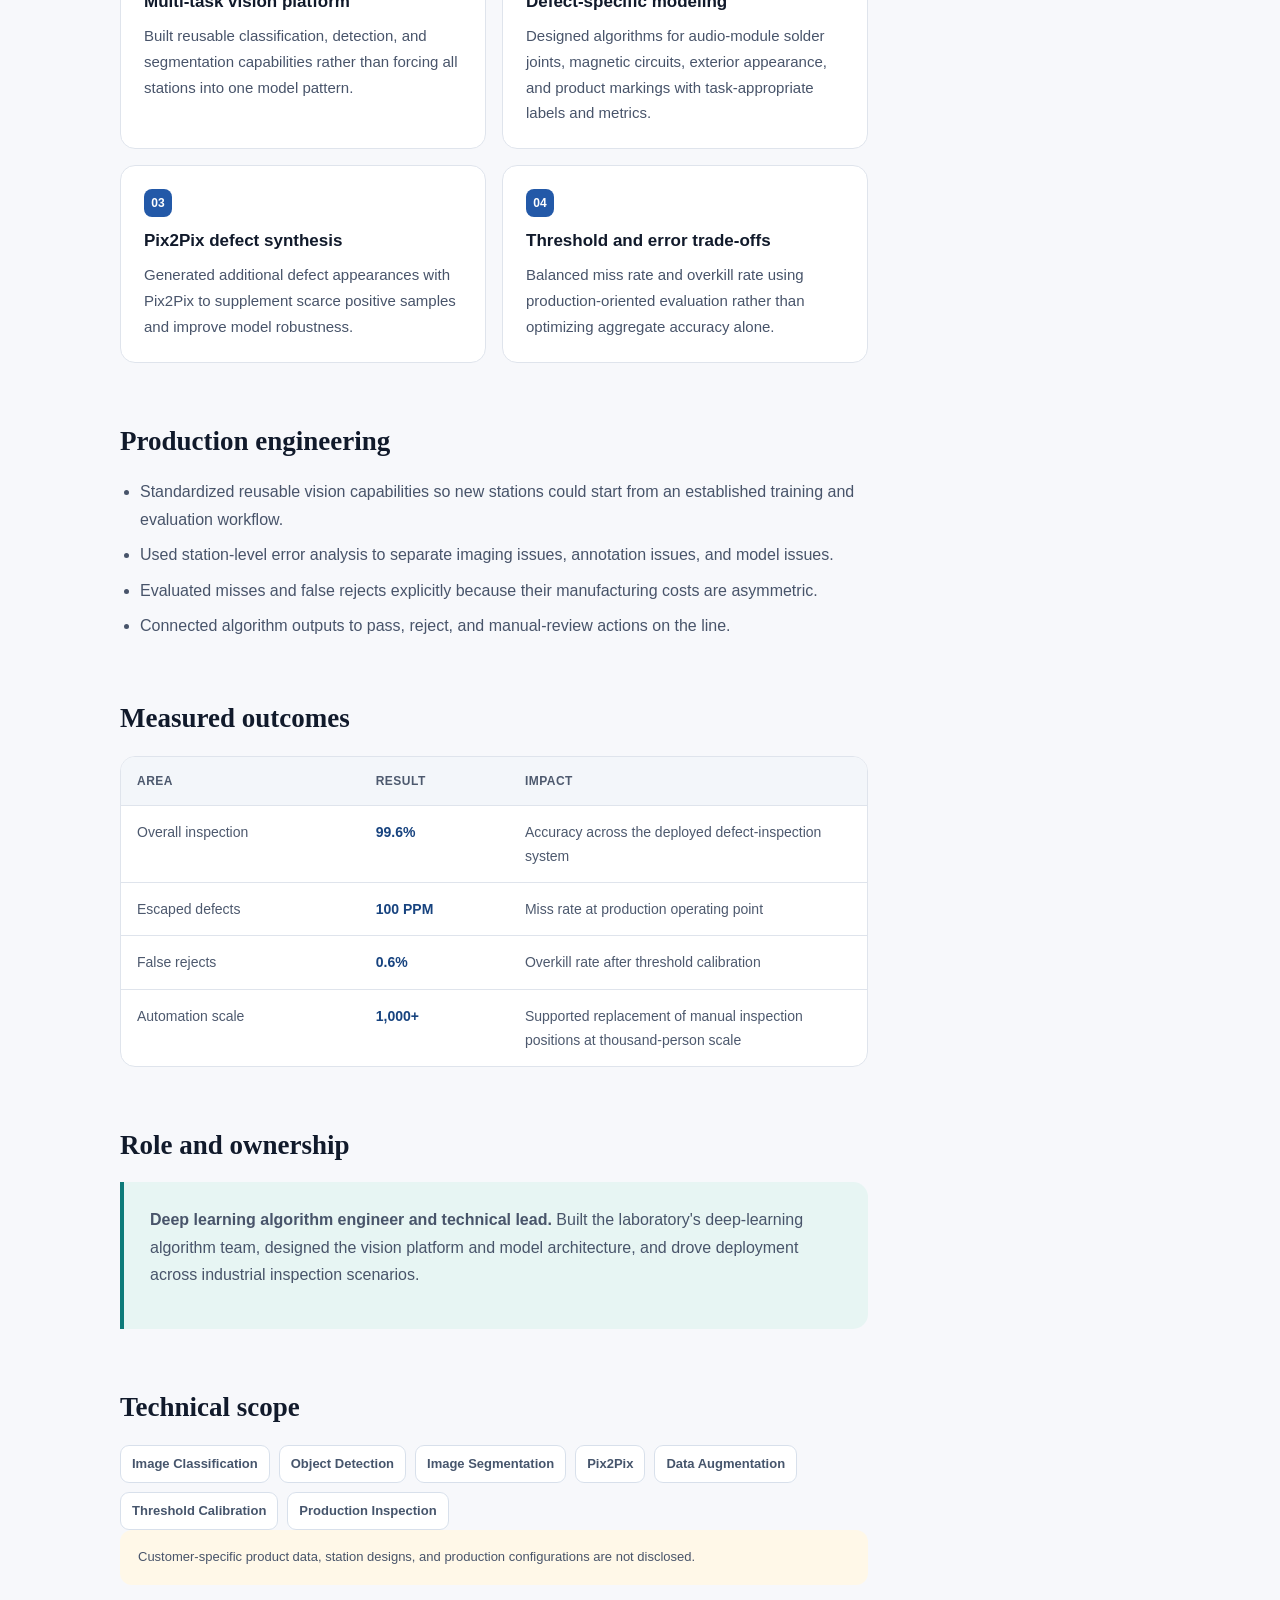
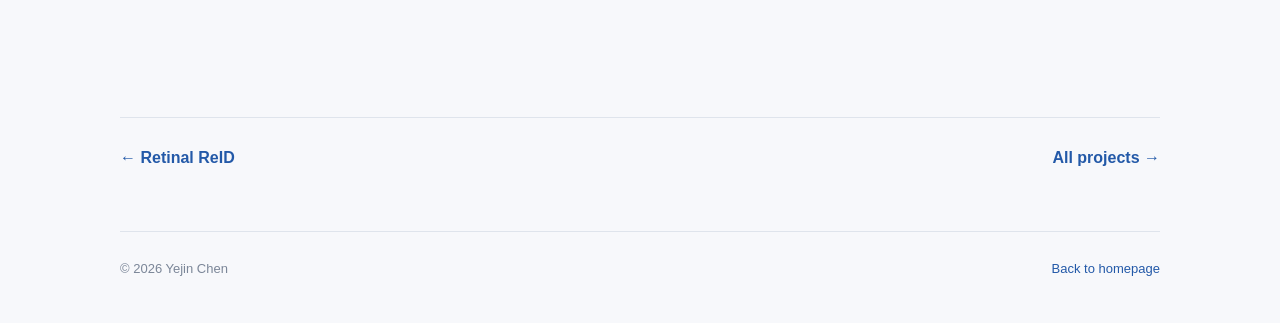
<file: projects/industrial-defect-inspection/index.html>
<!doctype html>
<html lang="en">
<head>
  <meta charset="utf-8">
  <meta name="viewport" content="width=device-width, initial-scale=1">
  <meta name="description" content="Case study: automated industrial defect inspection for smartphone production lines.">
  <meta name="theme-color" content="#f7f8fb">
  <title>Industrial Defect Inspection · Yejin Chen</title>
  <link rel="stylesheet" href="../project.css">
</head>
<body data-language="en" data-title-en="Industrial Production Line Defect Inspection · Yejin Chen" data-title-zh="工业产线缺陷智能检测 · 陈烨锦">
  <nav class="topbar" aria-label="Primary navigation"><div class="nav"><a class="brand" href="../../">Yejin Chen</a><div class="navlinks"><a href="../"><span class="lang" data-lang="en">All projects</span><span class="lang" data-lang="zh">全部项目</span></a><a href="../../#experience"><span class="lang" data-lang="en">Experience</span><span class="lang" data-lang="zh">经历</span></a><button class="lang-toggle" id="langToggle" type="button">中文</button></div></div></nav>

  <main>
    <div class="breadcrumb"><a href="../../"><span class="lang" data-lang="en">Home</span><span class="lang" data-lang="zh">首页</span></a><span>/</span><a href="../"><span class="lang" data-lang="en">Projects</span><span class="lang" data-lang="zh">项目</span></a><span>/</span><span class="lang" data-lang="en">Industrial inspection</span><span class="lang" data-lang="zh">工业质检</span></div>
    <header class="project-hero">
      <div>
        <p class="kicker">Industrial Vision · Quality Inspection · 2016—2018</p>
        <h1><span class="lang" data-lang="en">Automated defect inspection for industrial production lines</span><span class="lang" data-lang="zh">工业产线缺陷智能检测</span></h1>
        <p class="summary lang" data-lang="en">Designed a reusable computer-vision platform spanning classification, object detection, and segmentation for solder joints, magnetic circuits, appearance, and product-marking defects.</p>
        <p class="summary lang" data-lang="zh">面向焊点、磁路、外观和产品标识等缺陷，设计覆盖分类、目标检测与图像分割的可复用工业视觉平台。</p>
        <div class="hero-tags"><span class="tag">Classification</span><span class="tag">Detection</span><span class="tag">Segmentation</span><span class="tag">Pix2Pix</span></div>
      </div>
      <div class="hero-media"><img src="../../assets/industrial-inspection.webp" alt="Automated industrial defect inspection illustration"></div>
    </header>

    <div class="metric-strip">
      <div class="metric"><strong>99.6%</strong><span class="lang" data-lang="en">inspection accuracy</span><span class="lang" data-lang="zh">检测准确率</span></div>
      <div class="metric"><strong>100 PPM</strong><span class="lang" data-lang="en">miss rate</span><span class="lang" data-lang="zh">漏检率</span></div>
      <div class="metric"><strong>0.6%</strong><span class="lang" data-lang="en">overkill rate</span><span class="lang" data-lang="zh">过杀率</span></div>
      <div class="metric"><strong>1,000+</strong><span class="lang" data-lang="en">manual positions supported for replacement</span><span class="lang" data-lang="zh">支撑千人级人工工位替代</span></div>
    </div>

    <div class="content-layout">
      <article class="article">
        <section id="overview">
          <h2><span class="lang" data-lang="en">Manufacturing challenge</span><span class="lang" data-lang="zh">制造场景挑战</span></h2>
          <p class="section-lede lang" data-lang="en">Smartphone component inspection combines diverse defect morphology, stringent miss-rate requirements, and very limited examples of rare defects. A single monolithic model was not appropriate for every station and defect type.</p>
          <p class="section-lede lang" data-lang="zh">手机组件质检同时面临缺陷形态多样、漏检要求严格以及稀缺缺陷样本有限等问题，单一模型难以适配所有工位和缺陷类型。</p>
          <div class="overview-grid">
            <div class="info-card"><h3><span class="lang" data-lang="en">Heterogeneous defects</span><span class="lang" data-lang="zh">缺陷类型异构</span></h3><p class="lang" data-lang="en">Some tasks need image-level classification, while others require precise localization or pixel-level boundary measurement.</p><p class="lang" data-lang="zh">部分任务适合图像级分类，另一些则需要精确定位或像素级边界测量。</p></div>
            <div class="info-card"><h3><span class="lang" data-lang="en">Rare positive samples</span><span class="lang" data-lang="zh">缺陷样本稀缺</span></h3><p class="lang" data-lang="en">Production defects are intentionally rare, making it difficult to collect balanced training data for every failure mode.</p><p class="lang" data-lang="zh">真实产线缺陷本就低频，难以为每一种故障模式采集均衡、充分的训练数据。</p></div>
          </div>
        </section>

        <section id="architecture">
          <h2><span class="lang" data-lang="en">Inspection pipeline</span><span class="lang" data-lang="zh">检测链路</span></h2>
          <div class="architecture">
            <div class="flow">
              <div class="flow-step"><strong><span class="lang" data-lang="en">Image acquisition</span><span class="lang" data-lang="zh">图像采集</span></strong><span><span class="lang" data-lang="en">Station-specific lighting, camera, and region configuration</span><span class="lang" data-lang="zh">按工位配置光学、相机与检测区域</span></span></div>
              <div class="flow-step"><strong><span class="lang" data-lang="en">Task routing</span><span class="lang" data-lang="zh">任务路由</span></strong><span><span class="lang" data-lang="en">Select classification, detection, or segmentation by defect geometry</span><span class="lang" data-lang="zh">根据缺陷形态选择分类、检测或分割任务</span></span></div>
              <div class="flow-step"><strong><span class="lang" data-lang="en">Model inference</span><span class="lang" data-lang="zh">模型推理</span></strong><span><span class="lang" data-lang="en">Predict defect type, location, extent, and confidence</span><span class="lang" data-lang="zh">预测缺陷类型、位置、范围与置信度</span></span></div>
              <div class="flow-step"><strong><span class="lang" data-lang="en">Quality decision</span><span class="lang" data-lang="zh">质量判定</span></strong><span><span class="lang" data-lang="en">Calibrated thresholds drive pass, reject, or review actions</span><span class="lang" data-lang="zh">通过校准阈值触发放行、拦截或复核</span></span></div>
            </div>
            <p class="architecture-note lang" data-lang="en">The diagram abstracts production-line integration and customer-specific station configurations.</p>
            <p class="architecture-note lang" data-lang="zh">图示对产线集成与客户特定工位配置进行了抽象。</p>
          </div>
        </section>

        <section id="solution">
          <h2><span class="lang" data-lang="en">Technical approach</span><span class="lang" data-lang="zh">核心技术方案</span></h2>
          <div class="solution-grid">
            <div class="solution-card"><span class="number">01</span><h3><span class="lang" data-lang="en">Multi-task vision platform</span><span class="lang" data-lang="zh">多任务视觉平台</span></h3><p class="lang" data-lang="en">Built reusable classification, detection, and segmentation capabilities rather than forcing all stations into one model pattern.</p><p class="lang" data-lang="zh">建设可复用的分类、检测与分割能力，根据工位问题选择合适范式，而不是强制使用单一模型。</p></div>
            <div class="solution-card"><span class="number">02</span><h3><span class="lang" data-lang="en">Defect-specific modeling</span><span class="lang" data-lang="zh">缺陷专项建模</span></h3><p class="lang" data-lang="en">Designed algorithms for audio-module solder joints, magnetic circuits, exterior appearance, and product markings with task-appropriate labels and metrics.</p><p class="lang" data-lang="zh">针对音频模组焊点、磁路、外观和产品标识设计对应算法、标注方式与评估指标。</p></div>
            <div class="solution-card"><span class="number">03</span><h3><span class="lang" data-lang="en">Pix2Pix defect synthesis</span><span class="lang" data-lang="zh">Pix2Pix 缺陷生成</span></h3><p class="lang" data-lang="en">Generated additional defect appearances with Pix2Pix to supplement scarce positive samples and improve model robustness.</p><p class="lang" data-lang="zh">使用 Pix2Pix 生成补充缺陷样本，缓解正样本稀缺问题并提高模型鲁棒性。</p></div>
            <div class="solution-card"><span class="number">04</span><h3><span class="lang" data-lang="en">Threshold and error trade-offs</span><span class="lang" data-lang="zh">阈值与错误权衡</span></h3><p class="lang" data-lang="en">Balanced miss rate and overkill rate using production-oriented evaluation rather than optimizing aggregate accuracy alone.</p><p class="lang" data-lang="zh">面向真实生产权衡漏检率与过杀率，而不是只优化单一总体准确率。</p></div>
          </div>
        </section>

        <section id="engineering">
          <h2><span class="lang" data-lang="en">Production engineering</span><span class="lang" data-lang="zh">生产工程化</span></h2>
          <ul class="lang" data-lang="en"><li>Standardized reusable vision capabilities so new stations could start from an established training and evaluation workflow.</li><li>Used station-level error analysis to separate imaging issues, annotation issues, and model issues.</li><li>Evaluated misses and false rejects explicitly because their manufacturing costs are asymmetric.</li><li>Connected algorithm outputs to pass, reject, and manual-review actions on the line.</li></ul>
          <ul class="lang" data-lang="zh"><li>沉淀可复用视觉能力，使新工位能够复用既有训练和评估流程。</li><li>按工位开展错误分析，区分成像、标注和模型问题。</li><li>显式评估漏检与误杀，因为两类错误在制造场景中的成本不对称。</li><li>将算法结果连接到产线放行、拦截与人工复核动作。</li></ul>
        </section>

        <section id="results">
          <h2><span class="lang" data-lang="en">Measured outcomes</span><span class="lang" data-lang="zh">量化收益</span></h2>
          <div class="results-table">
            <div class="result-row header"><div>Area</div><div>Result</div><div>Impact</div></div>
            <div class="result-row"><div><span class="lang" data-lang="en">Overall inspection</span><span class="lang" data-lang="zh">整体检测</span></div><div>99.6%</div><div><span class="lang" data-lang="en">Accuracy across the deployed defect-inspection system</span><span class="lang" data-lang="zh">缺陷智能检测系统准确率</span></div></div>
            <div class="result-row"><div><span class="lang" data-lang="en">Escaped defects</span><span class="lang" data-lang="zh">缺陷漏出</span></div><div>100 PPM</div><div><span class="lang" data-lang="en">Miss rate at production operating point</span><span class="lang" data-lang="zh">生产工作点下的漏检率</span></div></div>
            <div class="result-row"><div><span class="lang" data-lang="en">False rejects</span><span class="lang" data-lang="zh">良品误杀</span></div><div>0.6%</div><div><span class="lang" data-lang="en">Overkill rate after threshold calibration</span><span class="lang" data-lang="zh">阈值校准后的过杀率</span></div></div>
            <div class="result-row"><div><span class="lang" data-lang="en">Automation scale</span><span class="lang" data-lang="zh">自动化规模</span></div><div>1,000+</div><div><span class="lang" data-lang="en">Supported replacement of manual inspection positions at thousand-person scale</span><span class="lang" data-lang="zh">支撑千人级人工检测工位替代</span></div></div>
          </div>
        </section>

        <section id="role">
          <h2><span class="lang" data-lang="en">Role and ownership</span><span class="lang" data-lang="zh">个人职责</span></h2>
          <div class="role-box"><p class="lang" data-lang="en"><strong>Deep learning algorithm engineer and technical lead.</strong> Built the laboratory's deep-learning algorithm team, designed the vision platform and model architecture, and drove deployment across industrial inspection scenarios.</p><p class="lang" data-lang="zh"><strong>深度学习算法工程师、技术负责人。</strong>组建创新实验室深度学习算法团队，负责视觉平台与模型架构设计，并推动多类工业质检场景落地。</p></div>
        </section>

        <section id="stack">
          <h2><span class="lang" data-lang="en">Technical scope</span><span class="lang" data-lang="zh">技术范围</span></h2>
          <div class="stack"><span>Image Classification</span><span>Object Detection</span><span>Image Segmentation</span><span>Pix2Pix</span><span>Data Augmentation</span><span>Threshold Calibration</span><span>Production Inspection</span></div>
          <p class="confidentiality"><span class="lang" data-lang="en">Customer-specific product data, station designs, and production configurations are not disclosed.</span><span class="lang" data-lang="zh">本页不披露客户产品数据、工位设计或生产配置细节。</span></p>
        </section>
      </article>

      <aside class="toc"><strong><span class="lang" data-lang="en">On this page</span><span class="lang" data-lang="zh">页面目录</span></strong><a href="#overview"><span class="lang" data-lang="en">Challenge</span><span class="lang" data-lang="zh">场景挑战</span></a><a href="#architecture"><span class="lang" data-lang="en">Pipeline</span><span class="lang" data-lang="zh">检测链路</span></a><a href="#solution"><span class="lang" data-lang="en">Technical approach</span><span class="lang" data-lang="zh">技术方案</span></a><a href="#results"><span class="lang" data-lang="en">Outcomes</span><span class="lang" data-lang="zh">量化收益</span></a><a href="#role"><span class="lang" data-lang="en">Role</span><span class="lang" data-lang="zh">个人职责</span></a></aside>
    </div>

    <div class="next-projects"><a href="../retinal-reid/">← <span class="lang" data-lang="en">Retinal ReID</span><span class="lang" data-lang="zh">眼底 ReID</span></a><a href="../"><span class="lang" data-lang="en">All projects</span><span class="lang" data-lang="zh">全部项目</span> →</a></div>
    <footer><span>© 2026 Yejin Chen</span><a href="../../"><span class="lang" data-lang="en">Back to homepage</span><span class="lang" data-lang="zh">返回首页</span></a></footer>
  </main>
  <script src="../project.js"></script>
</body>
</html>
</file>
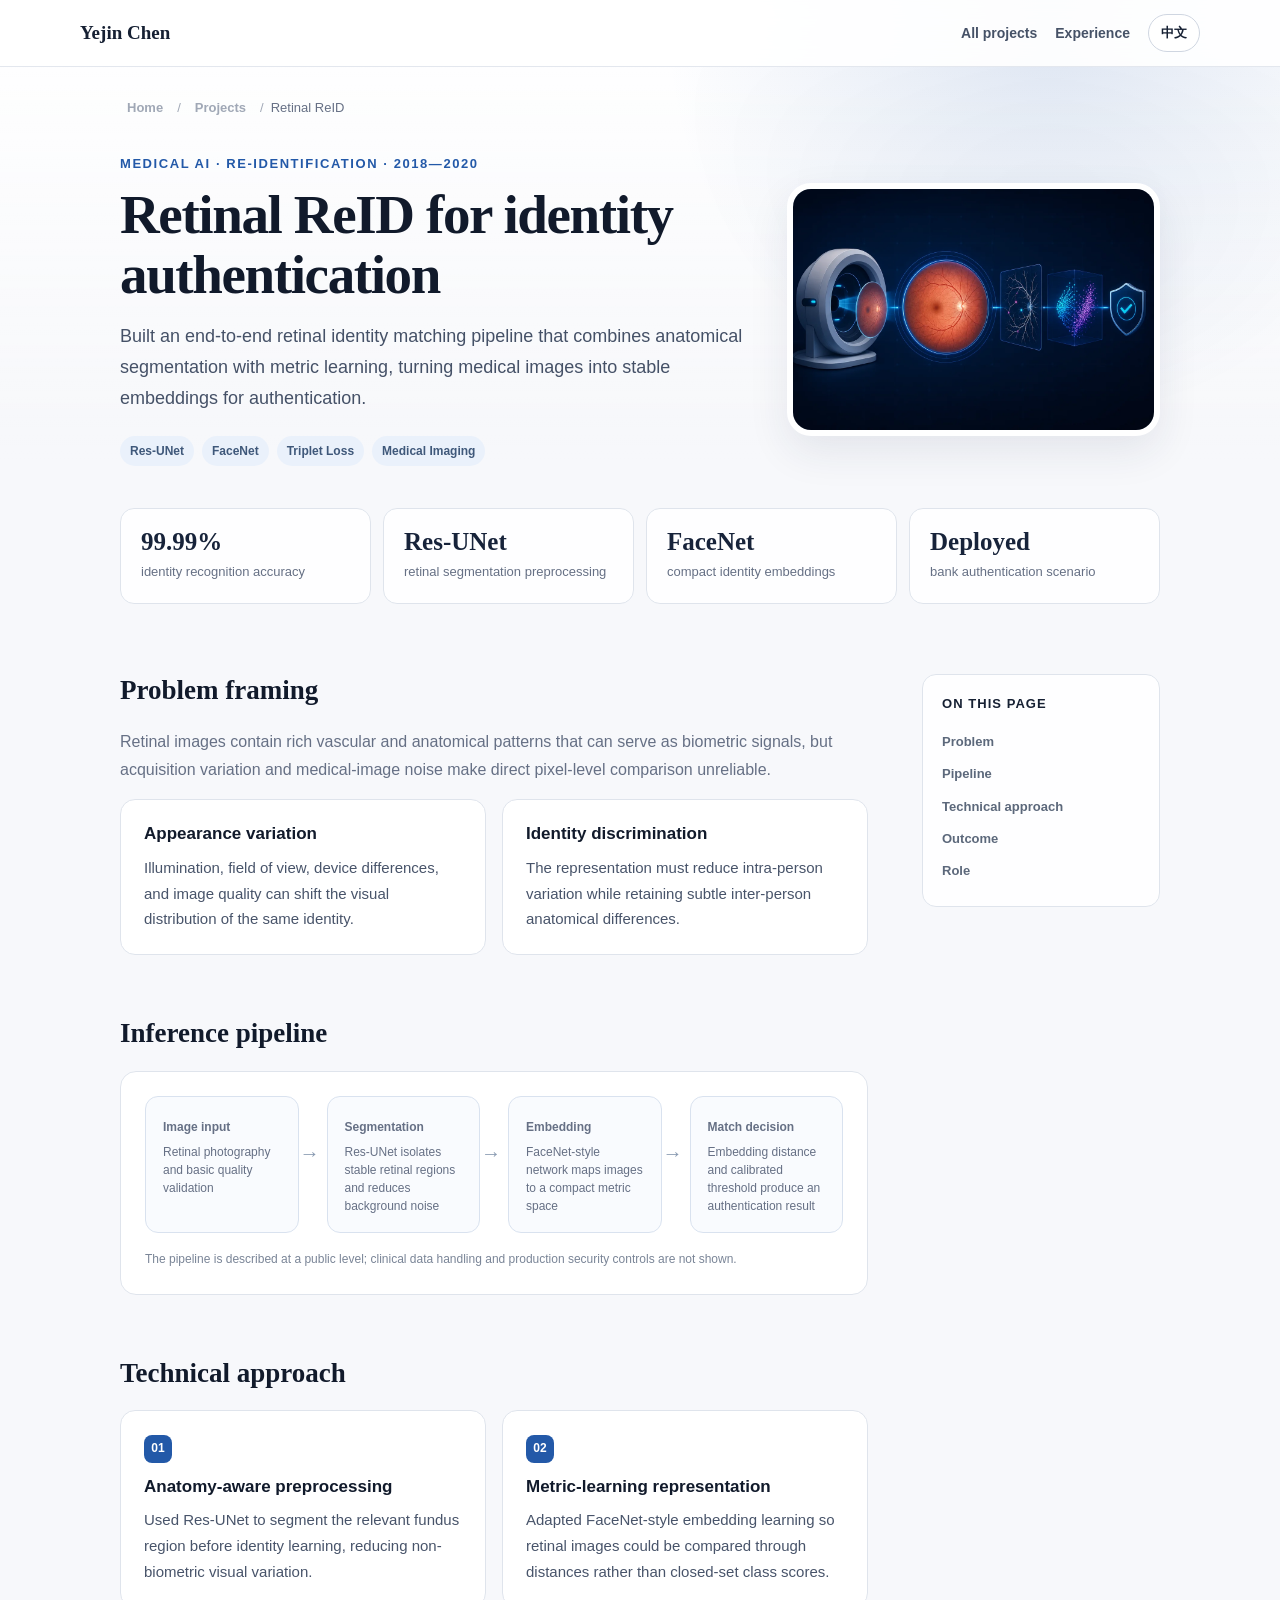
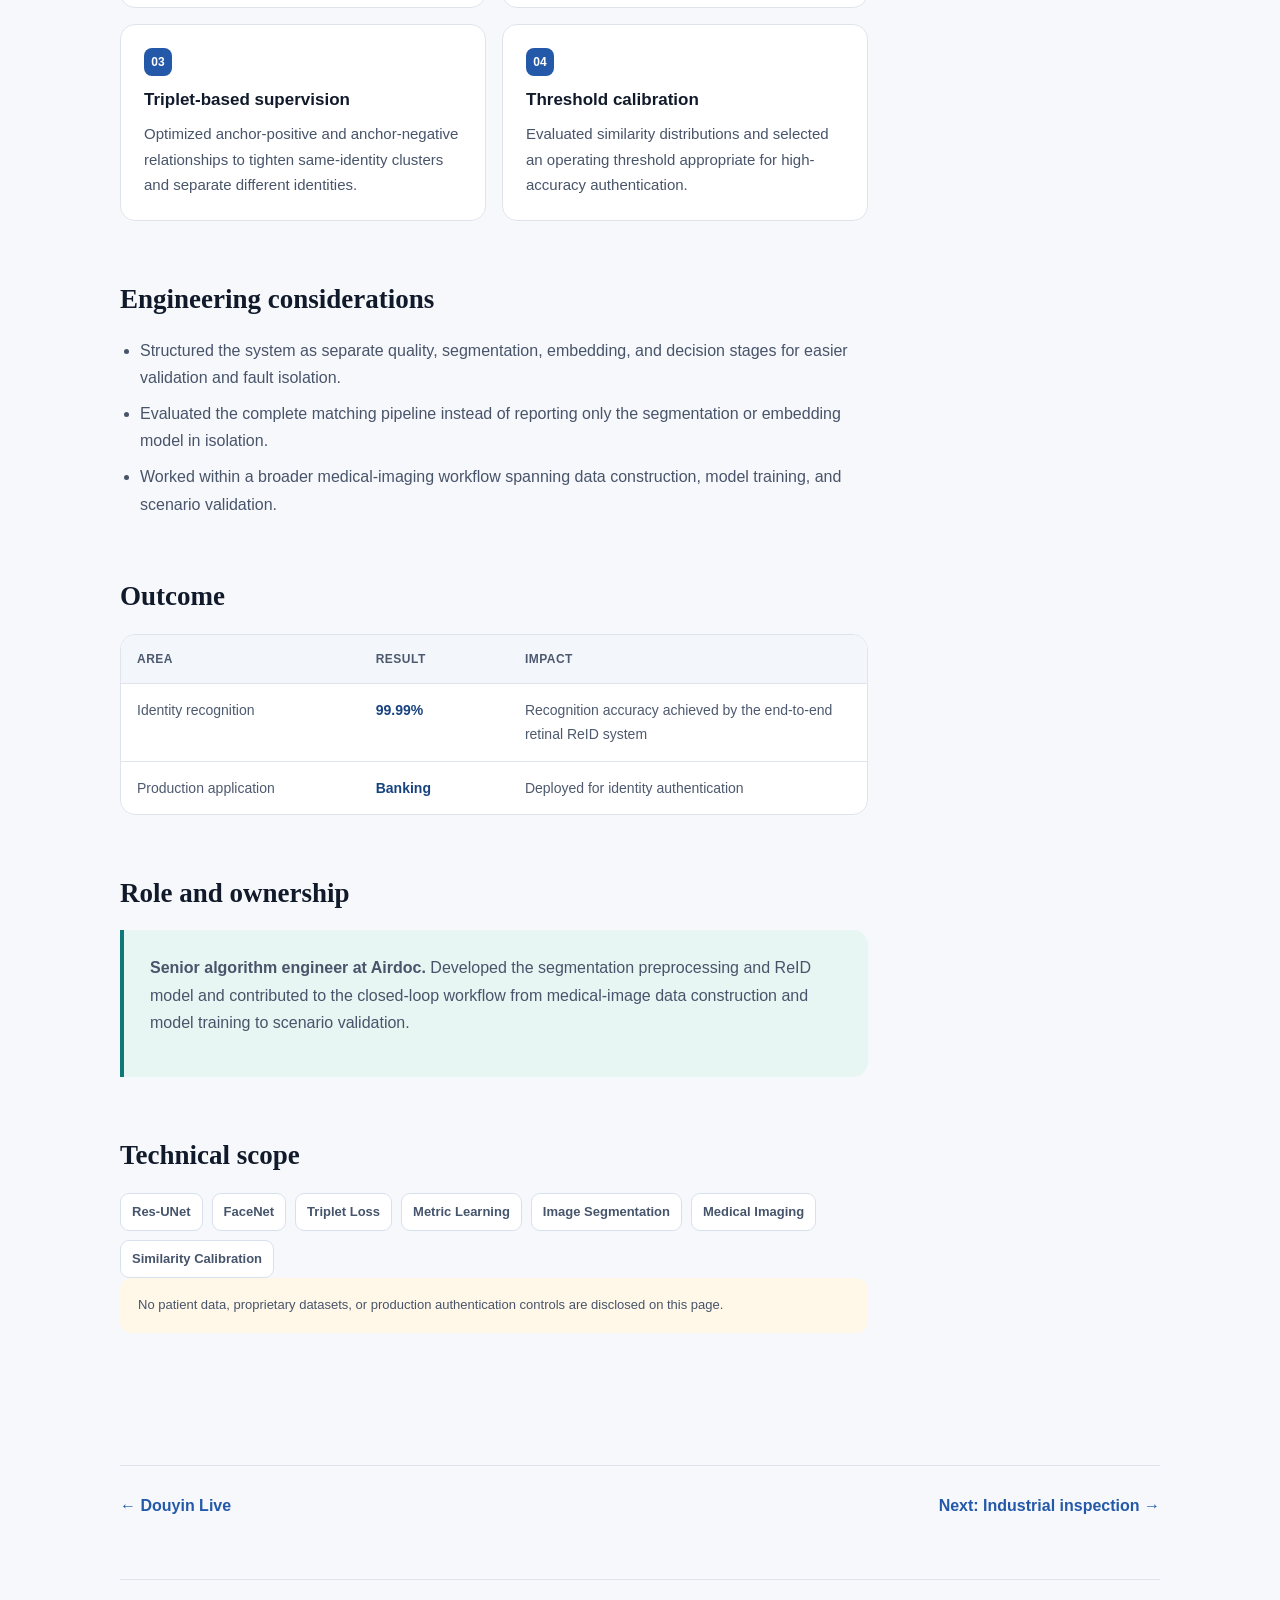
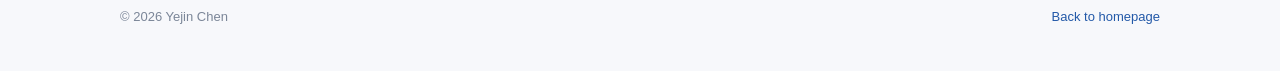
<file: projects/retinal-reid/index.html>
<!doctype html>
<html lang="en">
<head>
  <meta charset="utf-8">
  <meta name="viewport" content="width=device-width, initial-scale=1">
  <meta name="description" content="Case study: retinal ReID system for identity authentication using segmentation and metric learning.">
  <meta name="theme-color" content="#f7f8fb">
  <title>Retinal ReID · Yejin Chen</title>
  <link rel="stylesheet" href="../project.css">
</head>
<body data-language="en" data-title-en="Retinal ReID · Yejin Chen" data-title-zh="眼底 ReID 身份认证 · 陈烨锦">
  <nav class="topbar" aria-label="Primary navigation"><div class="nav"><a class="brand" href="../../">Yejin Chen</a><div class="navlinks"><a href="../"><span class="lang" data-lang="en">All projects</span><span class="lang" data-lang="zh">全部项目</span></a><a href="../../#experience"><span class="lang" data-lang="en">Experience</span><span class="lang" data-lang="zh">经历</span></a><button class="lang-toggle" id="langToggle" type="button">中文</button></div></div></nav>

  <main>
    <div class="breadcrumb"><a href="../../"><span class="lang" data-lang="en">Home</span><span class="lang" data-lang="zh">首页</span></a><span>/</span><a href="../"><span class="lang" data-lang="en">Projects</span><span class="lang" data-lang="zh">项目</span></a><span>/</span>Retinal ReID</div>
    <header class="project-hero">
      <div>
        <p class="kicker">Medical AI · Re-identification · 2018—2020</p>
        <h1><span class="lang" data-lang="en">Retinal ReID for identity authentication</span><span class="lang" data-lang="zh">眼底 ReID 身份认证</span></h1>
        <p class="summary lang" data-lang="en">Built an end-to-end retinal identity matching pipeline that combines anatomical segmentation with metric learning, turning medical images into stable embeddings for authentication.</p>
        <p class="summary lang" data-lang="zh">将眼底解剖结构分割与度量学习相结合，构建端到端身份匹配链路，把医疗影像转化为稳定身份表征并落地认证场景。</p>
        <div class="hero-tags"><span class="tag">Res-UNet</span><span class="tag">FaceNet</span><span class="tag">Triplet Loss</span><span class="tag">Medical Imaging</span></div>
      </div>
      <div class="hero-media"><img src="../../assets/retina-reid.webp" alt="Retinal biometric re-identification illustration"></div>
    </header>

    <div class="metric-strip">
      <div class="metric"><strong>99.99%</strong><span class="lang" data-lang="en">identity recognition accuracy</span><span class="lang" data-lang="zh">身份识别准确率</span></div>
      <div class="metric"><strong>Res-UNet</strong><span class="lang" data-lang="en">retinal segmentation preprocessing</span><span class="lang" data-lang="zh">眼底分割预处理</span></div>
      <div class="metric"><strong>FaceNet</strong><span class="lang" data-lang="en">compact identity embeddings</span><span class="lang" data-lang="zh">紧凑身份表征</span></div>
      <div class="metric"><strong>Deployed</strong><span class="lang" data-lang="en">bank authentication scenario</span><span class="lang" data-lang="zh">落地银行身份认证</span></div>
    </div>

    <div class="content-layout">
      <article class="article">
        <section id="overview">
          <h2><span class="lang" data-lang="en">Problem framing</span><span class="lang" data-lang="zh">问题定义</span></h2>
          <p class="section-lede lang" data-lang="en">Retinal images contain rich vascular and anatomical patterns that can serve as biometric signals, but acquisition variation and medical-image noise make direct pixel-level comparison unreliable.</p>
          <p class="section-lede lang" data-lang="zh">眼底图像包含丰富、相对稳定的血管及解剖结构，可作为生物特征；但采集差异与医疗影像噪声使直接像素比较难以获得可靠结果。</p>
          <div class="overview-grid">
            <div class="info-card"><h3><span class="lang" data-lang="en">Appearance variation</span><span class="lang" data-lang="zh">外观变化</span></h3><p class="lang" data-lang="en">Illumination, field of view, device differences, and image quality can shift the visual distribution of the same identity.</p><p class="lang" data-lang="zh">光照、视野、设备和成像质量差异，会造成同一身份图像的视觉分布变化。</p></div>
            <div class="info-card"><h3><span class="lang" data-lang="en">Identity discrimination</span><span class="lang" data-lang="zh">身份区分</span></h3><p class="lang" data-lang="en">The representation must reduce intra-person variation while retaining subtle inter-person anatomical differences.</p><p class="lang" data-lang="zh">表征需要压缩同一人的成像差异，同时保留不同个体之间细微的解剖结构差异。</p></div>
          </div>
        </section>

        <section id="architecture">
          <h2><span class="lang" data-lang="en">Inference pipeline</span><span class="lang" data-lang="zh">推理链路</span></h2>
          <div class="architecture">
            <div class="flow">
              <div class="flow-step"><strong><span class="lang" data-lang="en">Image input</span><span class="lang" data-lang="zh">图像输入</span></strong><span><span class="lang" data-lang="en">Retinal photography and basic quality validation</span><span class="lang" data-lang="zh">眼底图像采集与基础质量校验</span></span></div>
              <div class="flow-step"><strong><span class="lang" data-lang="en">Segmentation</span><span class="lang" data-lang="zh">结构分割</span></strong><span><span class="lang" data-lang="en">Res-UNet isolates stable retinal regions and reduces background noise</span><span class="lang" data-lang="zh">Res-UNet 提取稳定眼底区域并降低背景干扰</span></span></div>
              <div class="flow-step"><strong><span class="lang" data-lang="en">Embedding</span><span class="lang" data-lang="zh">身份表征</span></strong><span><span class="lang" data-lang="en">FaceNet-style network maps images to a compact metric space</span><span class="lang" data-lang="zh">FaceNet 风格网络将图像映射到紧凑度量空间</span></span></div>
              <div class="flow-step"><strong><span class="lang" data-lang="en">Match decision</span><span class="lang" data-lang="zh">匹配决策</span></strong><span><span class="lang" data-lang="en">Embedding distance and calibrated threshold produce an authentication result</span><span class="lang" data-lang="zh">根据表征距离与校准阈值输出认证结果</span></span></div>
            </div>
            <p class="architecture-note lang" data-lang="en">The pipeline is described at a public level; clinical data handling and production security controls are not shown.</p>
            <p class="architecture-note lang" data-lang="zh">此处仅展示可公开链路，不涉及临床数据处理和生产安全控制细节。</p>
          </div>
        </section>

        <section id="solution">
          <h2><span class="lang" data-lang="en">Technical approach</span><span class="lang" data-lang="zh">核心技术方案</span></h2>
          <div class="solution-grid">
            <div class="solution-card"><span class="number">01</span><h3><span class="lang" data-lang="en">Anatomy-aware preprocessing</span><span class="lang" data-lang="zh">解剖结构感知预处理</span></h3><p class="lang" data-lang="en">Used Res-UNet to segment the relevant fundus region before identity learning, reducing non-biometric visual variation.</p><p class="lang" data-lang="zh">在身份学习前使用 Res-UNet 分割有效眼底区域，降低非生物特征视觉变化带来的干扰。</p></div>
            <div class="solution-card"><span class="number">02</span><h3><span class="lang" data-lang="en">Metric-learning representation</span><span class="lang" data-lang="zh">度量学习表征</span></h3><p class="lang" data-lang="en">Adapted FaceNet-style embedding learning so retinal images could be compared through distances rather than closed-set class scores.</p><p class="lang" data-lang="zh">采用 FaceNet 风格的嵌入学习，通过表征距离完成开放身份匹配，而非依赖封闭类别分类得分。</p></div>
            <div class="solution-card"><span class="number">03</span><h3><span class="lang" data-lang="en">Triplet-based supervision</span><span class="lang" data-lang="zh">Triplet Loss 监督</span></h3><p class="lang" data-lang="en">Optimized anchor-positive and anchor-negative relationships to tighten same-identity clusters and separate different identities.</p><p class="lang" data-lang="zh">优化锚点、正样本与负样本关系，使同身份表征更紧凑、不同身份表征更分离。</p></div>
            <div class="solution-card"><span class="number">04</span><h3><span class="lang" data-lang="en">Threshold calibration</span><span class="lang" data-lang="zh">匹配阈值校准</span></h3><p class="lang" data-lang="en">Evaluated similarity distributions and selected an operating threshold appropriate for high-accuracy authentication.</p><p class="lang" data-lang="zh">评估相似度分布并选择适合高准确率认证场景的工作阈值。</p></div>
          </div>
        </section>

        <section id="engineering">
          <h2><span class="lang" data-lang="en">Engineering considerations</span><span class="lang" data-lang="zh">工程化考虑</span></h2>
          <ul class="lang" data-lang="en"><li>Structured the system as separate quality, segmentation, embedding, and decision stages for easier validation and fault isolation.</li><li>Evaluated the complete matching pipeline instead of reporting only the segmentation or embedding model in isolation.</li><li>Worked within a broader medical-imaging workflow spanning data construction, model training, and scenario validation.</li></ul>
          <ul class="lang" data-lang="zh"><li>将系统拆分为质量校验、分割、表征与决策阶段，便于独立验证和问题定位。</li><li>以完整身份匹配链路评估效果，而不是仅报告分割或表征模型的单点指标。</li><li>在覆盖数据构建、模型训练和场景验证的医疗影像闭环中推进项目。</li></ul>
        </section>

        <section id="results">
          <h2><span class="lang" data-lang="en">Outcome</span><span class="lang" data-lang="zh">项目收益</span></h2>
          <div class="results-table">
            <div class="result-row header"><div>Area</div><div>Result</div><div>Impact</div></div>
            <div class="result-row"><div><span class="lang" data-lang="en">Identity recognition</span><span class="lang" data-lang="zh">身份识别</span></div><div>99.99%</div><div><span class="lang" data-lang="en">Recognition accuracy achieved by the end-to-end retinal ReID system</span><span class="lang" data-lang="zh">端到端眼底 ReID 系统达到的识别准确率</span></div></div>
            <div class="result-row"><div><span class="lang" data-lang="en">Production application</span><span class="lang" data-lang="zh">业务落地</span></div><div><span class="lang" data-lang="en">Banking</span><span class="lang" data-lang="zh">银行场景</span></div><div><span class="lang" data-lang="en">Deployed for identity authentication</span><span class="lang" data-lang="zh">用于身份认证场景</span></div></div>
          </div>
        </section>

        <section id="role">
          <h2><span class="lang" data-lang="en">Role and ownership</span><span class="lang" data-lang="zh">个人职责</span></h2>
          <div class="role-box"><p class="lang" data-lang="en"><strong>Senior algorithm engineer at Airdoc.</strong> Developed the segmentation preprocessing and ReID model and contributed to the closed-loop workflow from medical-image data construction and model training to scenario validation.</p><p class="lang" data-lang="zh"><strong>鹰瞳科技高级算法工程师。</strong>负责眼底分割预处理与 ReID 模型研发，并参与从医疗影像数据构建、模型训练到场景验证的闭环工作。</p></div>
        </section>

        <section id="stack">
          <h2><span class="lang" data-lang="en">Technical scope</span><span class="lang" data-lang="zh">技术范围</span></h2>
          <div class="stack"><span>Res-UNet</span><span>FaceNet</span><span>Triplet Loss</span><span>Metric Learning</span><span>Image Segmentation</span><span>Medical Imaging</span><span>Similarity Calibration</span></div>
          <p class="confidentiality"><span class="lang" data-lang="en">No patient data, proprietary datasets, or production authentication controls are disclosed on this page.</span><span class="lang" data-lang="zh">本页不披露患者数据、专有数据集或生产认证控制细节。</span></p>
        </section>
      </article>

      <aside class="toc"><strong><span class="lang" data-lang="en">On this page</span><span class="lang" data-lang="zh">页面目录</span></strong><a href="#overview"><span class="lang" data-lang="en">Problem</span><span class="lang" data-lang="zh">问题定义</span></a><a href="#architecture"><span class="lang" data-lang="en">Pipeline</span><span class="lang" data-lang="zh">推理链路</span></a><a href="#solution"><span class="lang" data-lang="en">Technical approach</span><span class="lang" data-lang="zh">技术方案</span></a><a href="#results"><span class="lang" data-lang="en">Outcome</span><span class="lang" data-lang="zh">项目收益</span></a><a href="#role"><span class="lang" data-lang="en">Role</span><span class="lang" data-lang="zh">个人职责</span></a></aside>
    </div>

    <div class="next-projects"><a href="../douyin-live-recommendation/">← <span class="lang" data-lang="en">Douyin Live</span><span class="lang" data-lang="zh">抖音直播</span></a><a href="../industrial-defect-inspection/"><span class="lang" data-lang="en">Next: Industrial inspection</span><span class="lang" data-lang="zh">下一项：工业质检</span> →</a></div>
    <footer><span>© 2026 Yejin Chen</span><a href="../../"><span class="lang" data-lang="en">Back to homepage</span><span class="lang" data-lang="zh">返回首页</span></a></footer>
  </main>
  <script src="../project.js"></script>
</body>
</html>
</file>
<file: projects/project.css>
:root {
  --ink: #162033;
  --muted: #667085;
  --line: #dfe4ec;
  --paper: #ffffff;
  --wash: #f7f8fb;
  --blue: #2359a8;
  --blue-dark: #17437f;
  --blue-soft: #eaf1fb;
  --teal: #0d7a79;
  --teal-soft: #e7f5f3;
  --amber: #a85d10;
  --amber-soft: #fff1dc;
  --shadow: 0 16px 42px rgba(31, 48, 77, .09);
  --radius: 18px;
}

* { box-sizing: border-box; }
html { scroll-behavior: smooth; scroll-padding-top: 84px; }
body {
  margin: 0;
  color: var(--ink);
  background: var(--wash);
  font-family: Inter, ui-sans-serif, -apple-system, BlinkMacSystemFont, "Segoe UI", "PingFang SC", "Microsoft YaHei", sans-serif;
  font-size: 16px;
  line-height: 1.72;
  -webkit-font-smoothing: antialiased;
}
body::before {
  content: "";
  position: fixed;
  inset: 0 0 auto;
  height: 460px;
  z-index: -1;
  background:
    radial-gradient(circle at 82% 8%, rgba(35, 89, 168, .14), transparent 34%),
    linear-gradient(180deg, #fff 0%, rgba(247, 248, 251, 0) 100%);
  pointer-events: none;
}
a { color: var(--blue); text-decoration: none; }
a:hover { text-decoration: underline; text-underline-offset: 3px; }
img { display: block; max-width: 100%; }
.lang { display: none !important; }
body[data-language="en"] .lang[data-lang="en"],
body[data-language="zh"] .lang[data-lang="zh"] { display: revert !important; }

.topbar {
  position: sticky;
  top: 0;
  z-index: 40;
  border-bottom: 1px solid rgba(223, 228, 236, .86);
  background: rgba(255, 255, 255, .9);
  backdrop-filter: blur(15px);
}
.nav {
  width: min(1120px, calc(100% - 36px));
  min-height: 66px;
  margin: auto;
  display: flex;
  align-items: center;
  gap: 20px;
}
.brand {
  color: var(--ink);
  font: 700 19px/1.2 Georgia, "Times New Roman", serif;
}
.brand:hover { text-decoration: none; }
.navlinks { margin-left: auto; display: flex; align-items: center; gap: 18px; font-size: 14px; }
.navlinks a { color: #465267; font-weight: 700; }
.lang-toggle {
  border: 1px solid #cfd6e1;
  border-radius: 999px;
  background: #fff;
  color: var(--ink);
  padding: 7px 12px;
  font: inherit;
  font-size: 13px;
  font-weight: 800;
  cursor: pointer;
}

main { width: min(1040px, calc(100% - 36px)); margin: 0 auto; }
.breadcrumb { padding: 30px 0 0; color: var(--muted); font-size: 13px; }
.breadcrumb a { color: #536078; font-weight: 700; }
.breadcrumb span { margin: 0 7px; color: #a0a8b6; }

.project-hero {
  padding: 34px 0 42px;
  display: grid;
  grid-template-columns: minmax(0, 1.25fr) minmax(280px, .75fr);
  gap: 44px;
  align-items: center;
}
.project-hero.compact { grid-template-columns: 1fr; max-width: 850px; padding-bottom: 30px; }
.kicker { margin: 0 0 9px; color: var(--blue); font-size: 13px; font-weight: 850; letter-spacing: .12em; text-transform: uppercase; }
h1, h2, h3 { color: #111a2b; }
h1 { margin: 0 0 15px; font: 700 clamp(36px, 5vw, 55px)/1.1 Georgia, "Times New Roman", serif; letter-spacing: -.025em; }
.summary { margin: 0; color: #455167; font-size: 18px; line-height: 1.72; }
.hero-media { overflow: hidden; border: 6px solid #fff; border-radius: 24px; box-shadow: var(--shadow); background: #dfe7f2; }
.hero-media img { width: 100%; aspect-ratio: 3 / 2; object-fit: cover; }
.hero-tags { display: flex; flex-wrap: wrap; gap: 8px; margin-top: 22px; }
.tag { padding: 5px 10px; border-radius: 999px; color: #3f587a; background: var(--blue-soft); font-size: 12px; font-weight: 750; }
.tag.result { color: #8c4f0e; background: var(--amber-soft); }

.metric-strip {
  display: grid;
  grid-template-columns: repeat(4, minmax(0, 1fr));
  gap: 12px;
  margin: 0 0 70px;
}
.metric {
  padding: 19px 20px;
  border: 1px solid var(--line);
  border-radius: 14px;
  background: rgba(255, 255, 255, .86);
}
.metric strong { display: block; color: #17233a; font: 700 25px/1.15 Georgia, serif; }
.metric span { display: block; margin-top: 6px; color: var(--muted); font-size: 13px; line-height: 1.45; }

.content-layout { display: grid; grid-template-columns: minmax(0, 1fr) 238px; gap: 54px; align-items: start; }
.article section { margin: 0 0 62px; }
.article h2 { margin: 0 0 20px; font: 700 27px/1.25 Georgia, "Times New Roman", serif; }
.article h3 { margin: 0 0 8px; font-size: 17px; line-height: 1.45; }
.article p { margin: 0 0 16px; color: #48546a; }
.article ul { margin: 0; padding-left: 20px; color: #48546a; }
.article li { margin: 8px 0; }
.section-lede { max-width: 760px; color: var(--muted) !important; }

.toc {
  position: sticky;
  top: 92px;
  padding: 18px 19px;
  border: 1px solid var(--line);
  border-radius: 14px;
  background: rgba(255, 255, 255, .86);
}
.toc strong { display: block; margin-bottom: 10px; font-size: 13px; text-transform: uppercase; letter-spacing: .08em; }
.toc a { display: block; padding: 5px 0; color: #5c687b; font-size: 13px; font-weight: 650; }

.overview-grid, .solution-grid { display: grid; grid-template-columns: 1fr 1fr; gap: 16px; }
.info-card, .solution-card {
  padding: 22px 23px;
  border: 1px solid var(--line);
  border-radius: 15px;
  background: #fff;
}
.info-card p, .solution-card p { margin-bottom: 0; font-size: 15px; }
.solution-card .number {
  display: inline-grid;
  width: 28px;
  height: 28px;
  margin-bottom: 12px;
  place-items: center;
  border-radius: 8px;
  color: #fff;
  background: var(--blue);
  font-size: 12px;
  font-weight: 850;
}

.architecture {
  padding: 24px;
  border: 1px solid var(--line);
  border-radius: 16px;
  background: #fff;
}
.flow { display: grid; grid-template-columns: repeat(4, minmax(0, 1fr)); gap: 28px; align-items: stretch; }
.flow-step {
  position: relative;
  min-height: 112px;
  padding: 17px;
  border: 1px solid #d9e2ef;
  border-radius: 13px;
  background: #f9fbfe;
}
.flow-step:not(:last-child)::after {
  content: "→";
  position: absolute;
  right: -22px;
  top: 39px;
  color: #8a9bb2;
  font-size: 20px;
  font-weight: 800;
}
.flow-step strong { display: block; margin-bottom: 5px; color: #26354d; font-size: 14px; }
.flow-step span { display: block; color: var(--muted); font-size: 12px; line-height: 1.5; }
.architecture-note { margin: 16px 0 0 !important; color: #7a8597 !important; font-size: 12px; }

.results-table { overflow: hidden; border: 1px solid var(--line); border-radius: 15px; background: #fff; }
.result-row { display: grid; grid-template-columns: 1.2fr .75fr 1.8fr; border-bottom: 1px solid var(--line); }
.result-row:last-child { border-bottom: 0; }
.result-row > div { padding: 14px 16px; color: #4d596e; font-size: 14px; }
.result-row > div:nth-child(2) { color: var(--blue-dark); font-weight: 850; }
.result-row.header { background: #f3f6fa; }
.result-row.header > div { color: #4d596e; font-size: 12px; font-weight: 850; letter-spacing: .04em; text-transform: uppercase; }

.role-box {
  padding: 24px 26px;
  border-left: 4px solid var(--teal);
  border-radius: 0 15px 15px 0;
  background: var(--teal-soft);
}
.role-box p:last-child { margin-bottom: 0; }
.stack { display: flex; flex-wrap: wrap; gap: 9px; }
.stack span { padding: 7px 11px; border: 1px solid #d8e0eb; border-radius: 9px; color: #46556c; background: #fff; font-size: 13px; font-weight: 700; }
.confidentiality { padding: 16px 18px; border-radius: 12px; color: #66552f; background: #fff8e8; font-size: 13px; }

.project-grid { display: grid; grid-template-columns: repeat(2, minmax(0, 1fr)); gap: 22px; margin: 22px 0 76px; }
.project-card {
  overflow: hidden;
  border: 1px solid var(--line);
  border-radius: var(--radius);
  background: #fff;
  box-shadow: 0 8px 24px rgba(31, 48, 77, .055);
  transition: transform .18s ease, box-shadow .18s ease;
}
.project-card:hover { transform: translateY(-3px); box-shadow: var(--shadow); }
.project-card img { width: 100%; aspect-ratio: 3 / 1.55; object-fit: cover; }
.project-card-body { padding: 23px 24px 24px; }
.project-card h2 { margin: 0 0 9px; font-size: 20px; line-height: 1.4; }
.project-card p { margin: 0; color: #526076; font-size: 14px; }
.card-link { display: inline-flex; align-items: center; gap: 6px; margin-top: 18px; font-size: 14px; font-weight: 800; }

.next-projects { margin: 70px 0 25px; padding-top: 26px; border-top: 1px solid var(--line); display: flex; justify-content: space-between; gap: 18px; }
.next-projects a { font-weight: 750; }
footer { margin-top: 60px; padding: 26px 0 42px; border-top: 1px solid var(--line); color: #7b8698; font-size: 13px; display: flex; justify-content: space-between; gap: 18px; }

@media (max-width: 880px) {
  .project-hero { grid-template-columns: 1fr; }
  .hero-media { max-width: 620px; }
  .content-layout { grid-template-columns: 1fr; }
  .toc { display: none; }
  .flow { grid-template-columns: 1fr 1fr; }
  .flow-step:not(:last-child)::after { display: none; }
}
@media (max-width: 680px) {
  main, .nav { width: min(100% - 24px, 1040px); }
  .navlinks a { display: none; }
  .project-hero { padding-top: 26px; gap: 28px; }
  .metric-strip, .project-grid, .overview-grid, .solution-grid { grid-template-columns: 1fr; }
  .flow { grid-template-columns: 1fr; }
  .result-row { grid-template-columns: 1fr; padding: 12px 0; }
  .result-row > div { padding: 3px 15px; }
  .result-row.header { display: none; }
  .next-projects, footer { flex-direction: column; }
}
@media (prefers-reduced-motion: reduce) {
  html { scroll-behavior: auto; }
  *, *::before, *::after { transition: none !important; }
}
</file>
